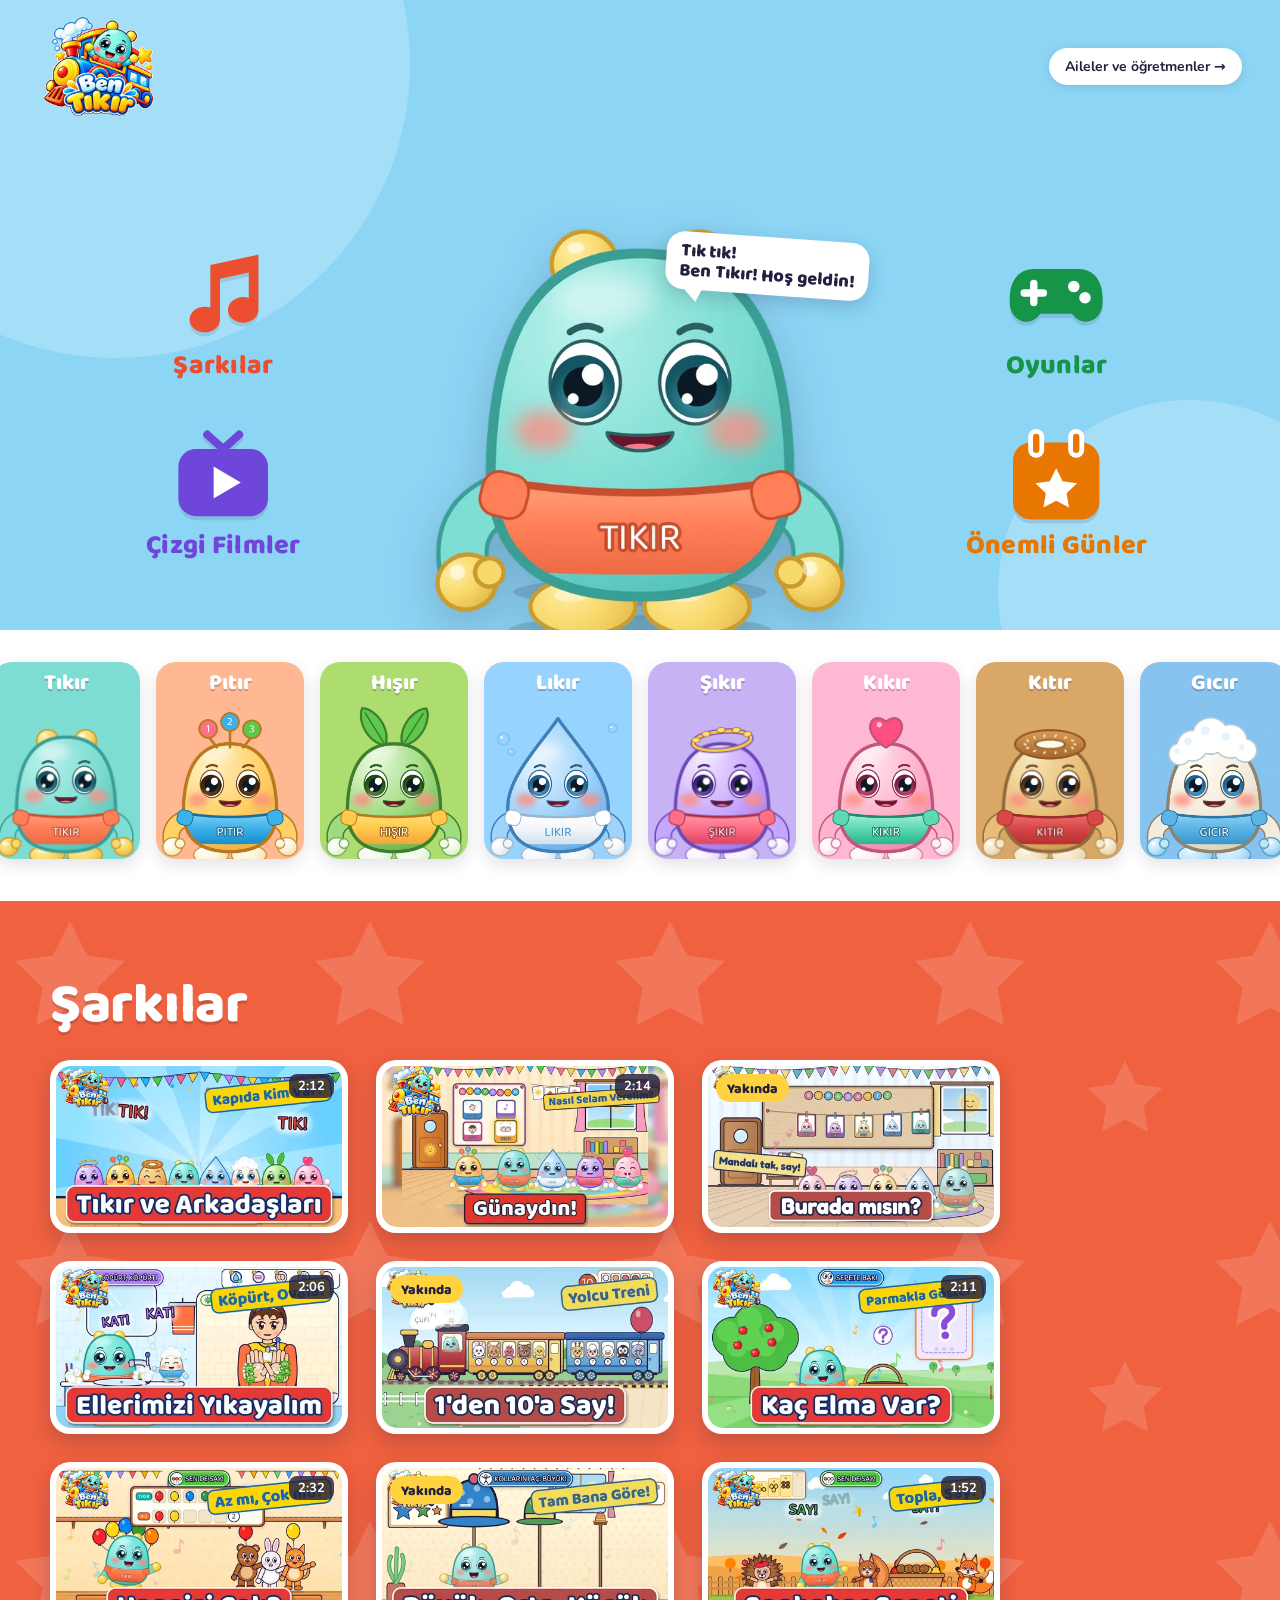
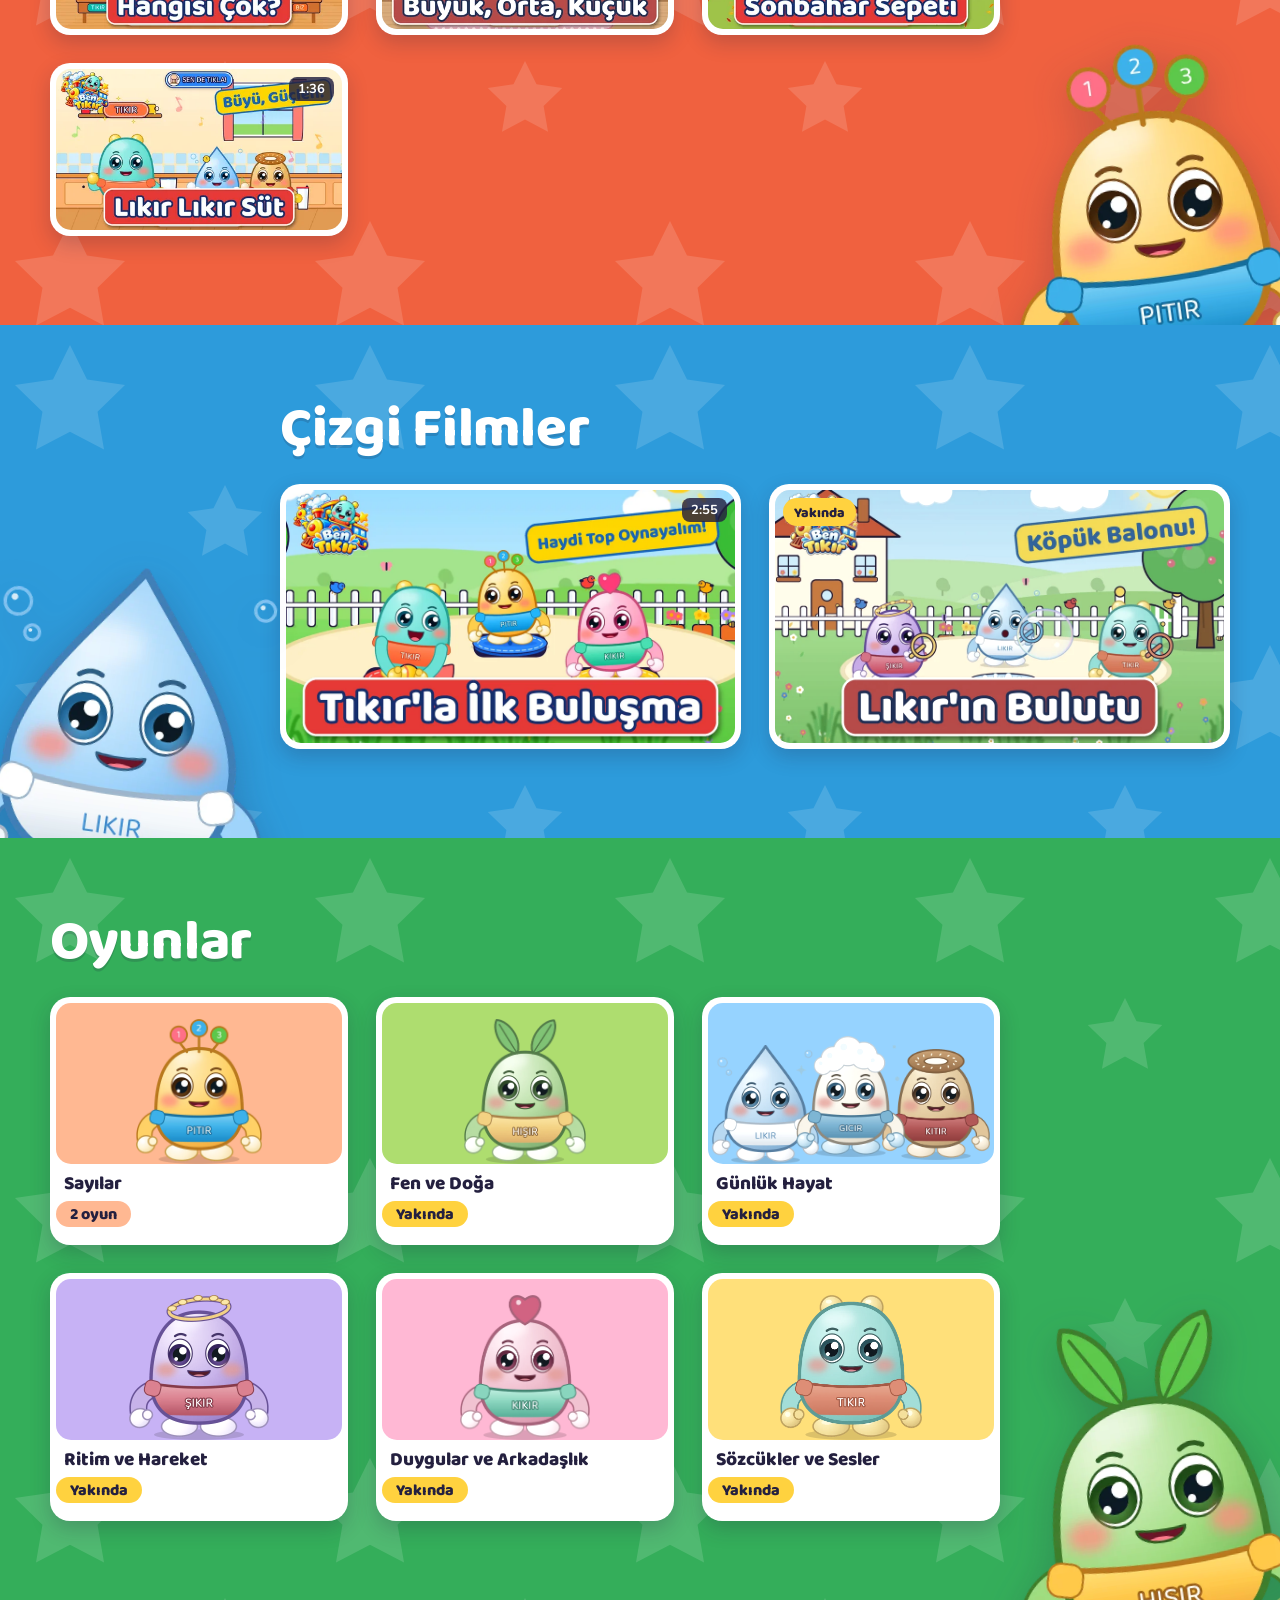
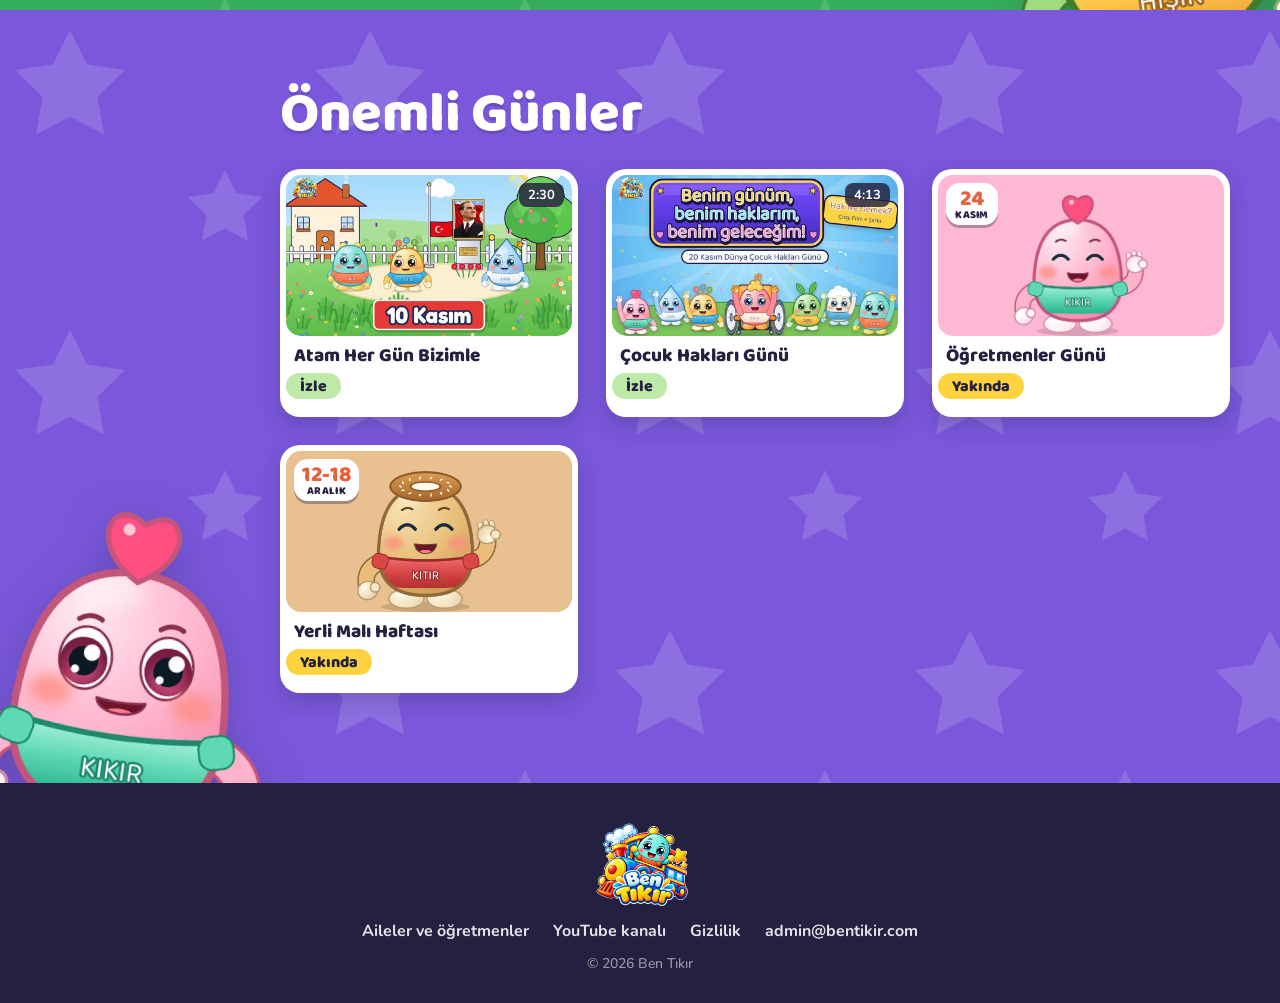
<file: index.html>
<!doctype html>
<html lang="tr">
<head>
<meta charset="utf-8">
<meta name="viewport" content="width=device-width, initial-scale=1">
<title>Ben Tıkır | Çocuk şarkıları, çizgi filmler ve oyunlar</title>
<meta name="description" content="Ben Tıkır: 3-6 yaş çocuklar için özgün Türkçe şarkılar, çizgi filmler ve oyunlar. Tıkır ve arkadaşlarıyla izle, söyle, oyna.">
<meta property="og:type" content="website">
<meta property="og:title" content="Ben Tıkır · Tık tık! Kim o?">
<meta property="og:description" content="3-6 yaş için özgün Türkçe şarkılar, çizgi filmler ve oyunlar.">
<meta property="og:url" content="https://bentikir.com/">
<meta property="og:image" content="https://bentikir.com/og.jpg">
<meta name="theme-color" content="#8ED8F8">
<link rel="canonical" href="https://bentikir.com/">
<link rel="icon" href="favicon-64.png" type="image/png">
<link rel="apple-touch-icon" href="apple-touch-icon.png">
<link rel="stylesheet" href="fonts.css">
<link rel="stylesheet" href="cocuk.css">
</head>
<body class="kid">

<header class="k-top">
  <a class="k-logo" href="index.html" aria-label="Ben Tıkır ana sayfa"><img src="logo.webp" alt="Ben Tıkır" width="120" height="90"></a>
  <a class="k-adult" href="aileler.html">Aileler ve öğretmenler <span aria-hidden="true">→</span></a>
</header>

<main>
<!-- ============ KAPI ============ -->
<section class="k-hero" aria-label="Tıkır'ın kapısı">
  <div class="k-stage">
    <nav class="k-doors k-doors-l" aria-label="Bölümler">
      <a class="k-door d-sarki" href="#sarkilar"><span class="k-door-c"><svg viewBox="0 0 64 64" aria-hidden="true"><path fill="currentColor" d="M24 12.5 54 6v34.5a9.5 8 0 1 1-6-7.4V17.2l-18 3.9v25.4a9.5 8 0 1 1-6-7.4z"/></svg></span><span class="k-door-t">Şarkılar</span></a>
      <a class="k-door d-cf" href="#cizgi-filmler"><span class="k-door-c"><svg viewBox="0 0 64 64" aria-hidden="true"><path d="M22 6l10 9 10-9" fill="none" stroke="currentColor" stroke-width="5" stroke-linecap="round" stroke-linejoin="round"/><rect x="4" y="15" width="56" height="42" rx="11" fill="currentColor"/><path d="M26 26v20l17-10z" fill="#fff"/></svg></span><span class="k-door-t">Çizgi Filmler</span></a>
    </nav>
    <button class="k-star k-talker" type="button" data-who="tikir" aria-label="Tıkır'a dokun, seninle konuşsun">
      <span class="k-bubble k-say" aria-live="polite">Tık tık!<br>Kim o?</span>
      <img src="assets/karakterler/tikir_on.webp" alt="Tıkır" width="560" height="571">
    </button>
    <nav class="k-doors k-doors-r" aria-label="Bölümler">
      <a class="k-door d-oyun" href="#oyunlar"><span class="k-door-c"><svg viewBox="0 0 64 64" aria-hidden="true"><path fill="currentColor" d="M18 15h28c9.4 0 15 7.6 15 17.5V36c0 7-4.6 12-10.5 12-4.2 0-6.6-2.4-8.6-5H22.1c-2 2.6-4.4 5-8.6 5C7.6 48 3 43 3 36v-3.5C3 22.6 8.6 15 18 15z"/><path d="M18 24v12M12 30h12" stroke="#fff" stroke-width="4.6" stroke-linecap="round"/><circle cx="43" cy="26" r="3.6" fill="#fff"/><circle cx="50" cy="33" r="3.6" fill="#fff"/></svg></span><span class="k-door-t">Oyunlar</span></a>
      <a class="k-door d-gun" href="#gunler"><span class="k-door-c"><svg viewBox="0 0 64 64" aria-hidden="true"><rect x="5" y="11" width="54" height="48" rx="11" fill="currentColor"/><rect x="16" y="4" width="7" height="15" rx="3.5" fill="currentColor" stroke="#fff" stroke-width="3"/><rect x="41" y="4" width="7" height="15" rx="3.5" fill="currentColor" stroke="#fff" stroke-width="3"/><path d="M32 27l4 8.1 9 1.3-6.5 6.3 1.5 8.9-8-4.2-8 4.2 1.5-8.9-6.5-6.3 9-1.3z" fill="#fff"/></svg></span><span class="k-door-t">Önemli Günler</span></a>
    </nav>
  </div>
</section>

<!-- ============ KARAKTER ŞERİDİ ============ -->
<section class="k-pals" aria-label="Tıkır ve arkadaşları">
  <button class="k-arrow k-prev" type="button" aria-label="Geri"><span aria-hidden="true">‹</span></button>
  <ul class="k-strip" id="strip">
    <li><button class="k-pal" type="button" style="--c:#7EDDD3" data-ses="tikir_tanitim" data-slug="tikir" aria-label="Tıkır, sesini dinle">
      <img src="assets/karakterler/tikir_on.webp" alt="" width="280" height="300" loading="lazy"><span>Tıkır</span>
    </button></li>
    <li><button class="k-pal" type="button" style="--c:#FFB892" data-ses="pitir_tanitim" data-slug="pitir" aria-label="Pıtır, sesini dinle">
      <img src="assets/karakterler/pitir_on.webp" alt="" width="280" height="300" loading="lazy"><span>Pıtır</span>
    </button></li>
    <li><button class="k-pal" type="button" style="--c:#AEDD6F" data-ses="hisir_tanitim" data-slug="hisir" aria-label="Hışır, sesini dinle">
      <img src="assets/karakterler/hisir_on.webp" alt="" width="280" height="300" loading="lazy"><span>Hışır</span>
    </button></li>
    <li><button class="k-pal" type="button" style="--c:#96D3FF" data-ses="likir_tanitim2" data-slug="likir" aria-label="Lıkır, sesini dinle">
      <img src="assets/karakterler/likir_on.webp" alt="" width="280" height="300" loading="lazy"><span>Lıkır</span>
    </button></li>
    <li><button class="k-pal" type="button" style="--c:#C7B2F5" data-ses="../sikir_tanitim" data-slug="sikir" aria-label="Şıkır, sesini dinle">
      <img src="assets/karakterler/sikir_on.webp" alt="" width="280" height="300" loading="lazy"><span>Şıkır</span>
    </button></li>
    <li><button class="k-pal" type="button" style="--c:#FFB8D4" data-ses="kikir_tanitim2" data-slug="kikir" aria-label="Kıkır, sesini dinle">
      <img src="assets/karakterler/kikir_on.webp" alt="" width="280" height="300" loading="lazy"><span>Kıkır</span>
    </button></li>
    <li><button class="k-pal" type="button" style="--c:#E9C08F" data-ses="kitir_tanitim2" data-slug="kitir" aria-label="Kıtır, sesini dinle">
      <img src="assets/karakterler/kitir_on.webp" alt="" width="280" height="300" loading="lazy"><span>Kıtır</span>
    </button></li>
    <li><button class="k-pal" type="button" style="--c:#D6ECFF" data-ses="gicir_tanitim2" data-slug="gicir" aria-label="Gıcır, sesini dinle">
      <img src="assets/karakterler/gicir_on.webp" alt="" width="280" height="300" loading="lazy"><span>Gıcır</span>
    </button></li>
  </ul>
  <button class="k-arrow k-next" type="button" aria-label="İleri"><span aria-hidden="true">›</span></button>
</section>

<!-- ============ ŞARKILAR ============ -->
<section id="sarkilar" class="k-band b-sarki">
  <button class="k-peek k-talker" type="button" data-who="pitir" aria-label="Pıtır ile konuş"><span class="k-say" aria-live="polite"></span><img src="assets/karakterler/pitir_on.webp" data-wave="assets/karakterler/pitir_el_salliyor.webp" alt="" width="280" height="300" loading="lazy"></button>
  <div class="k-wrap">
    <h2 class="k-h">Şarkılar</h2>
    <ul class="k-grid">
      <li><button class="k-card" type="button" data-klip="{&quot;no&quot;: &quot;09&quot;, &quot;ad&quot;: &quot;Tıkır ve Arkadaşları&quot;}" aria-label="Tıkır ve Arkadaşları: izle">
        <span class="k-thumb"><img src="assets/klipler/09-k.webp" width="480" height="270" alt="" loading="lazy"><span class="k-play" aria-hidden="true"></span><span class="k-dur">2:12</span></span>
        <span class="k-title">Tıkır ve Arkadaşları</span>
      </button></li>
      <li><button class="k-card" type="button" data-klip="{&quot;no&quot;: &quot;10&quot;, &quot;ad&quot;: &quot;Günaydın!&quot;}" aria-label="Günaydın!: izle">
        <span class="k-thumb"><img src="assets/klipler/10-k.webp" width="480" height="270" alt="" loading="lazy"><span class="k-play" aria-hidden="true"></span><span class="k-dur">2:14</span></span>
        <span class="k-title">Günaydın!</span>
      </button></li>
      <li><button class="k-card" type="button" data-klip="{&quot;no&quot;: &quot;12&quot;, &quot;ad&quot;: &quot;Burada mısın?&quot;}" aria-label="Burada mısın?: izle">
        <span class="k-thumb"><img src="assets/klipler/12-k.webp" width="480" height="270" alt="" loading="lazy"><span class="k-play" aria-hidden="true"></span><span class="k-dur">1:52</span></span>
        <span class="k-title">Burada mısın?</span>
      </button></li>
      <li><button class="k-card" type="button" data-klip="{&quot;no&quot;: &quot;07&quot;, &quot;ad&quot;: &quot;Ellerimizi Yıkayalım&quot;}" aria-label="Ellerimizi Yıkayalım: izle">
        <span class="k-thumb"><img src="assets/klipler/07-k.webp" width="480" height="270" alt="" loading="lazy"><span class="k-play" aria-hidden="true"></span><span class="k-dur">2:06</span></span>
        <span class="k-title">Ellerimizi Yıkayalım</span>
      </button></li>
      <li><button class="k-card" type="button" data-klip="{&quot;no&quot;: &quot;01&quot;, &quot;ad&quot;: &quot;Yolcu Treni&quot;}" aria-label="Yolcu Treni: izle">
        <span class="k-thumb"><img src="assets/klipler/01-k.webp" width="480" height="270" alt="" loading="lazy"><span class="k-play" aria-hidden="true"></span><span class="k-dur">1:50</span></span>
        <span class="k-title">Yolcu Treni</span>
      </button></li>
      <li><button class="k-card" type="button" data-klip="{&quot;no&quot;: &quot;02&quot;, &quot;ad&quot;: &quot;Kaç Elma Var?&quot;}" aria-label="Kaç Elma Var?: izle">
        <span class="k-thumb"><img src="assets/klipler/02-k.webp" width="480" height="270" alt="" loading="lazy"><span class="k-play" aria-hidden="true"></span><span class="k-dur">2:11</span></span>
        <span class="k-title">Kaç Elma Var?</span>
      </button></li>
      <li><button class="k-card" type="button" data-klip="{&quot;no&quot;: &quot;03&quot;, &quot;ad&quot;: &quot;Hangisi Çok?&quot;}" aria-label="Hangisi Çok?: izle">
        <span class="k-thumb"><img src="assets/klipler/03-k.webp" width="480" height="270" alt="" loading="lazy"><span class="k-play" aria-hidden="true"></span><span class="k-dur">2:32</span></span>
        <span class="k-title">Hangisi Çok?</span>
      </button></li>
      <li><button class="k-card" type="button" data-klip="{&quot;no&quot;: &quot;04&quot;, &quot;ad&quot;: &quot;Tam Bana Göre!&quot;}" aria-label="Tam Bana Göre!: izle">
        <span class="k-thumb"><img src="assets/klipler/04-k.webp" width="480" height="270" alt="" loading="lazy"><span class="k-play" aria-hidden="true"></span><span class="k-dur">2:26</span></span>
        <span class="k-title">Tam Bana Göre!</span>
      </button></li>
      <li><button class="k-card" type="button" data-klip="{&quot;no&quot;: &quot;05&quot;, &quot;ad&quot;: &quot;Sonbahar Sepeti&quot;}" aria-label="Sonbahar Sepeti: izle">
        <span class="k-thumb"><img src="assets/klipler/05-k.webp" width="480" height="270" alt="" loading="lazy"><span class="k-play" aria-hidden="true"></span><span class="k-dur">1:52</span></span>
        <span class="k-title">Sonbahar Sepeti</span>
      </button></li>
      <li><button class="k-card" type="button" data-klip="{&quot;no&quot;: &quot;06&quot;, &quot;ad&quot;: &quot;Lıkır Lıkır Süt&quot;}" aria-label="Lıkır Lıkır Süt: izle">
        <span class="k-thumb"><img src="assets/klipler/06-k.webp" width="480" height="270" alt="" loading="lazy"><span class="k-play" aria-hidden="true"></span><span class="k-dur">1:36</span></span>
        <span class="k-title">Lıkır Lıkır Süt</span>
      </button></li>
    </ul>
  </div>
</section>

<!-- ============ ÇİZGİ FİLMLER ============ -->
<section id="cizgi-filmler" class="k-band b-cf">
  <button class="k-peek k-talker" type="button" data-who="likir" aria-label="Lıkır ile konuş"><span class="k-say" aria-live="polite"></span><img src="assets/karakterler/likir_on.webp" data-wave="assets/karakterler/likir_el_salliyor.webp" alt="" width="280" height="300" loading="lazy"></button>
  <div class="k-wrap">
    <h2 class="k-h">Çizgi Filmler</h2>
    <ul class="k-grid k-grid-big">
      <li><button class="k-card" type="button" data-klip="{&quot;no&quot;: &quot;11&quot;, &quot;ad&quot;: &quot;Tıkır&#x27;la İlk Buluşma&quot;}" aria-label="Tıkır&#x27;la İlk Buluşma: izle">
        <span class="k-thumb"><img src="assets/klipler/11.webp" width="960" height="540" alt="" loading="lazy"><span class="k-play" aria-hidden="true"></span><span class="k-dur">2:55</span></span>
        <span class="k-title">Tıkır&#x27;la İlk Buluşma</span>
      </button></li>
      <li><button class="k-card" type="button" data-klip="{&quot;no&quot;: &quot;13&quot;, &quot;ad&quot;: &quot;Lıkır&#x27;ın Bulutu&quot;}" aria-label="Lıkır&#x27;ın Bulutu: izle">
        <span class="k-thumb"><img src="assets/klipler/13.webp" width="960" height="540" alt="" loading="lazy"><span class="k-play" aria-hidden="true"></span><span class="k-dur">2:55</span></span>
        <span class="k-title">Lıkır&#x27;ın Bulutu</span>
      </button></li>
    </ul>
  </div>
</section>

<!-- ============ OYUNLAR ============ -->
<section id="oyunlar" class="k-band b-oyun">
  <button class="k-peek k-talker" type="button" data-who="hisir" aria-label="Hışır ile konuş"><span class="k-say" aria-live="polite"></span><img src="assets/karakterler/hisir_on.webp" data-wave="assets/karakterler/hisir_el_salliyor.webp" alt="" width="280" height="300" loading="lazy"></button>
  <div class="k-wrap">
    <h2 class="k-h">Oyunlar</h2>
    <ul class="k-grid" id="games"></ul>
  </div>
</section>

<!-- ============ ÖNEMLİ GÜNLER ============ -->
<section id="gunler" class="k-band b-gun">
  <button class="k-peek k-talker" type="button" data-who="kikir" aria-label="Kıkır ile konuş"><span class="k-say" aria-live="polite"></span><img src="assets/karakterler/kikir_on.webp" data-wave="assets/karakterler/kikir_el_salliyor.webp" alt="" width="280" height="300" loading="lazy"></button>
  <div class="k-wrap">
    <h2 class="k-h">Önemli Günler</h2>
    <ul class="k-grid">
      <li><button class="k-card k-game k-day" type="button" data-klip="{&quot;no&quot;: &quot;g10k&quot;, &quot;ad&quot;: &quot;10 Kasım&quot;}" aria-label="10 Kasım: izle">
        <span class="k-thumb"><img src="assets/klipler/g10k-k.webp" width="480" height="270" alt="" loading="lazy"><span class="k-play" aria-hidden="true"></span><span class="k-dur">2:30</span></span>
        <span class="k-title">Atam Her Gün Bizimle</span><span class="k-count">İzle</span>
      </button></li>
      <li><button class="k-card k-game k-day" type="button" data-klip="{&quot;no&quot;: &quot;g20k&quot;, &quot;ad&quot;: &quot;20 Kasım&quot;}" aria-label="20 Kasım: izle">
        <span class="k-thumb"><img src="assets/klipler/g20k-k.webp" width="480" height="270" alt="" loading="lazy"><span class="k-play" aria-hidden="true"></span><span class="k-dur">4:13</span></span>
        <span class="k-title">Çocuk Hakları Günü</span><span class="k-count">İzle</span>
      </button></li>
      <li><button class="k-card k-game k-day is-soon" type="button" style="--c:#FFB8D4" aria-disabled="true" aria-label="Öğretmenler Günü, 24 Kasım, yakında">
        <span class="k-thumb"><img src="assets/karakterler/kikir_el_salliyor.webp" alt="" loading="lazy"><span class="k-date"><b>24</b>Kasım</span></span>
        <span class="k-title">Öğretmenler Günü</span><span class="k-count is-none">Yakında</span>
      </button></li>
      <li><button class="k-card k-game k-day is-soon" type="button" style="--c:#E9C08F" aria-disabled="true" aria-label="Yerli Malı Haftası, 12-18 Aralık, yakında">
        <span class="k-thumb"><img src="assets/karakterler/kitir_el_salliyor.webp" alt="" loading="lazy"><span class="k-date"><b>12-18</b>Aralık</span></span>
        <span class="k-title">Yerli Malı Haftası</span><span class="k-count is-none">Yakında</span>
      </button></li>
    </ul>
  </div>
</section>
</main>

<footer class="k-foot">
  <img src="logo.webp" alt="Ben Tıkır" width="96" height="72" loading="lazy">
  <nav aria-label="Alt bağlantılar">
    <a href="aileler.html">Aileler ve öğretmenler</a>
    <a class="js-kanal" href="aileler.html#youtube">YouTube kanalı</a>
    <a href="kvkk.html">Gizlilik</a>
    <a href="mailto:admin@bentikir.com">admin@bentikir.com</a>
  </nav>
  <p>© 2026 Ben Tıkır</p>
</footer>

<dialog class="k-shelf" id="shelf" aria-labelledby="s-title">
  <div class="k-shelf-top"><span id="s-head"></span><h3 id="s-title"></h3>
  <button class="k-close" type="button" id="s-close" aria-label="Kapat">×</button></div>
  <ul class="k-shelf-list" id="s-list"></ul>
</dialog>

<dialog class="k-modal" id="modal" aria-labelledby="m-title">
  <button class="k-close" type="button" id="m-close" aria-label="Kapat">×</button>
  <div class="k-media" id="m-media"></div>
  <h3 id="m-title"></h3>
</dialog>

<script src="ayarlar.js"></script>
<script src="cocuk.js"></script>
</body>
</html>
</file>
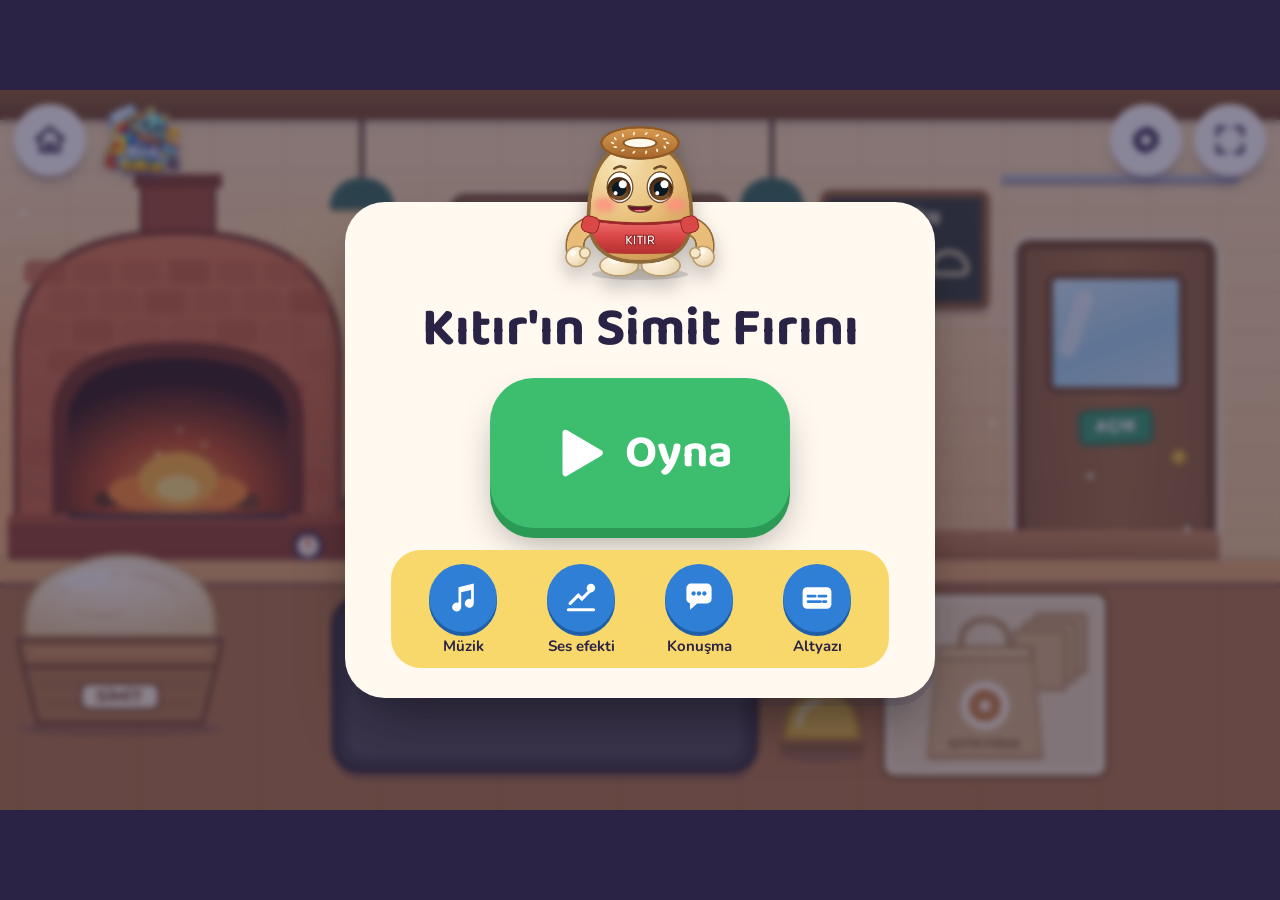
<file: oyunlar/simit-firini/index.html>
<!doctype html>
<html lang="tr">
<head>
<meta charset="utf-8">
<meta name="viewport" content="width=device-width,initial-scale=1,maximum-scale=1,user-scalable=no,viewport-fit=cover">
<title>Kıtır'ın Simit Fırını · Ben Tıkır</title>
<meta name="description" content="Kıtır'ın fırınında arkadaşların siparişlerini birlikte hazırlıyoruz: istenen sayıda simit, poğaça ve susam koyup birlikte sayıyoruz. 3-6 yaş için sayma oyunu.">
<meta name="theme-color" content="#2A2345">
<link rel="icon" href="../../favicon-64.png">
<link rel="stylesheet" href="../_cati/cati.css?v=13">
<link rel="stylesheet" href="oyun.css?v=7">
</head>
<body>
<noscript>Bu oyun için tarayıcıda JavaScript açık olmalı.</noscript>
<script>window.BT_SURUM=7;</script>
<script src="cumleler.js?v=7"></script>
<script src="../_cati/cati.js?v=13"></script>
<script src="oyun.js?v=8"></script>
</body>
</html>
</file>
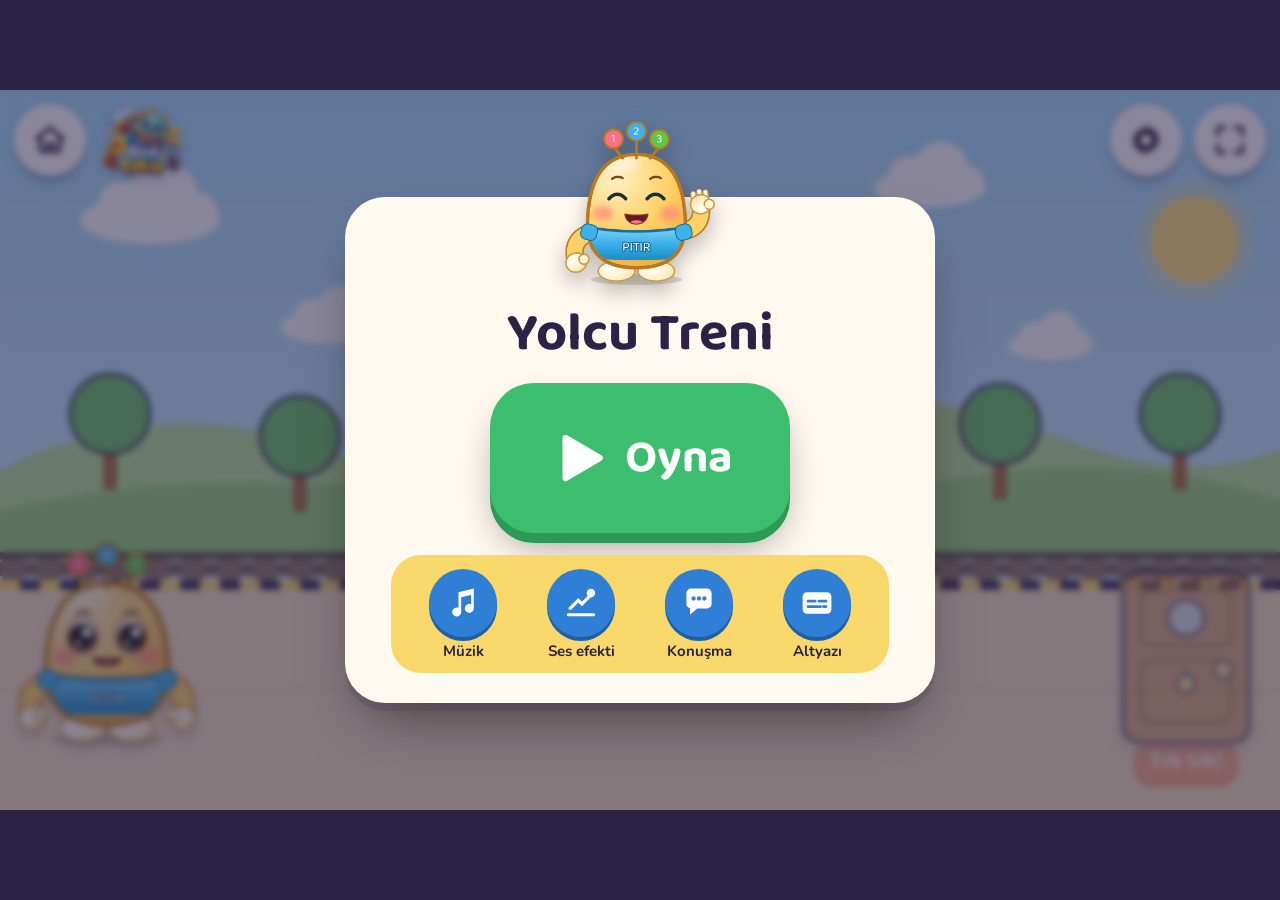
<file: oyunlar/yolcu-treni/index.html>
<!doctype html>
<html lang="tr">
<head>
<meta charset="utf-8">
<meta name="viewport" content="width=device-width,initial-scale=1,maximum-scale=1,user-scalable=no,viewport-fit=cover">
<title>Yolcu Treni · Ben Tıkır</title>
<meta name="description" content="Pıtır'la trene yolcu bindir, birlikte sayın. 3-6 yaş için üç basamaklı sayma oyunu: birebir eşleme, bilet eşleme, istenen sayıda yolcu.">
<meta name="theme-color" content="#2A2345">
<link rel="icon" href="../../favicon-64.png">
<link rel="stylesheet" href="../_cati/cati.css?v=15">
<link rel="stylesheet" href="oyun.css?v=9">
</head>
<body>
<noscript>Bu oyun için tarayıcıda JavaScript açık olmalı.</noscript>
<script>window.BT_SURUM=10;</script>
<script src="cumleler.js?v=9"></script>
<script src="../_cati/cati.js?v=15"></script>
<script src="hayvanlar.js?v=9"></script>
<script src="oyun.js?v=10"></script>
</body>
</html>
</file>
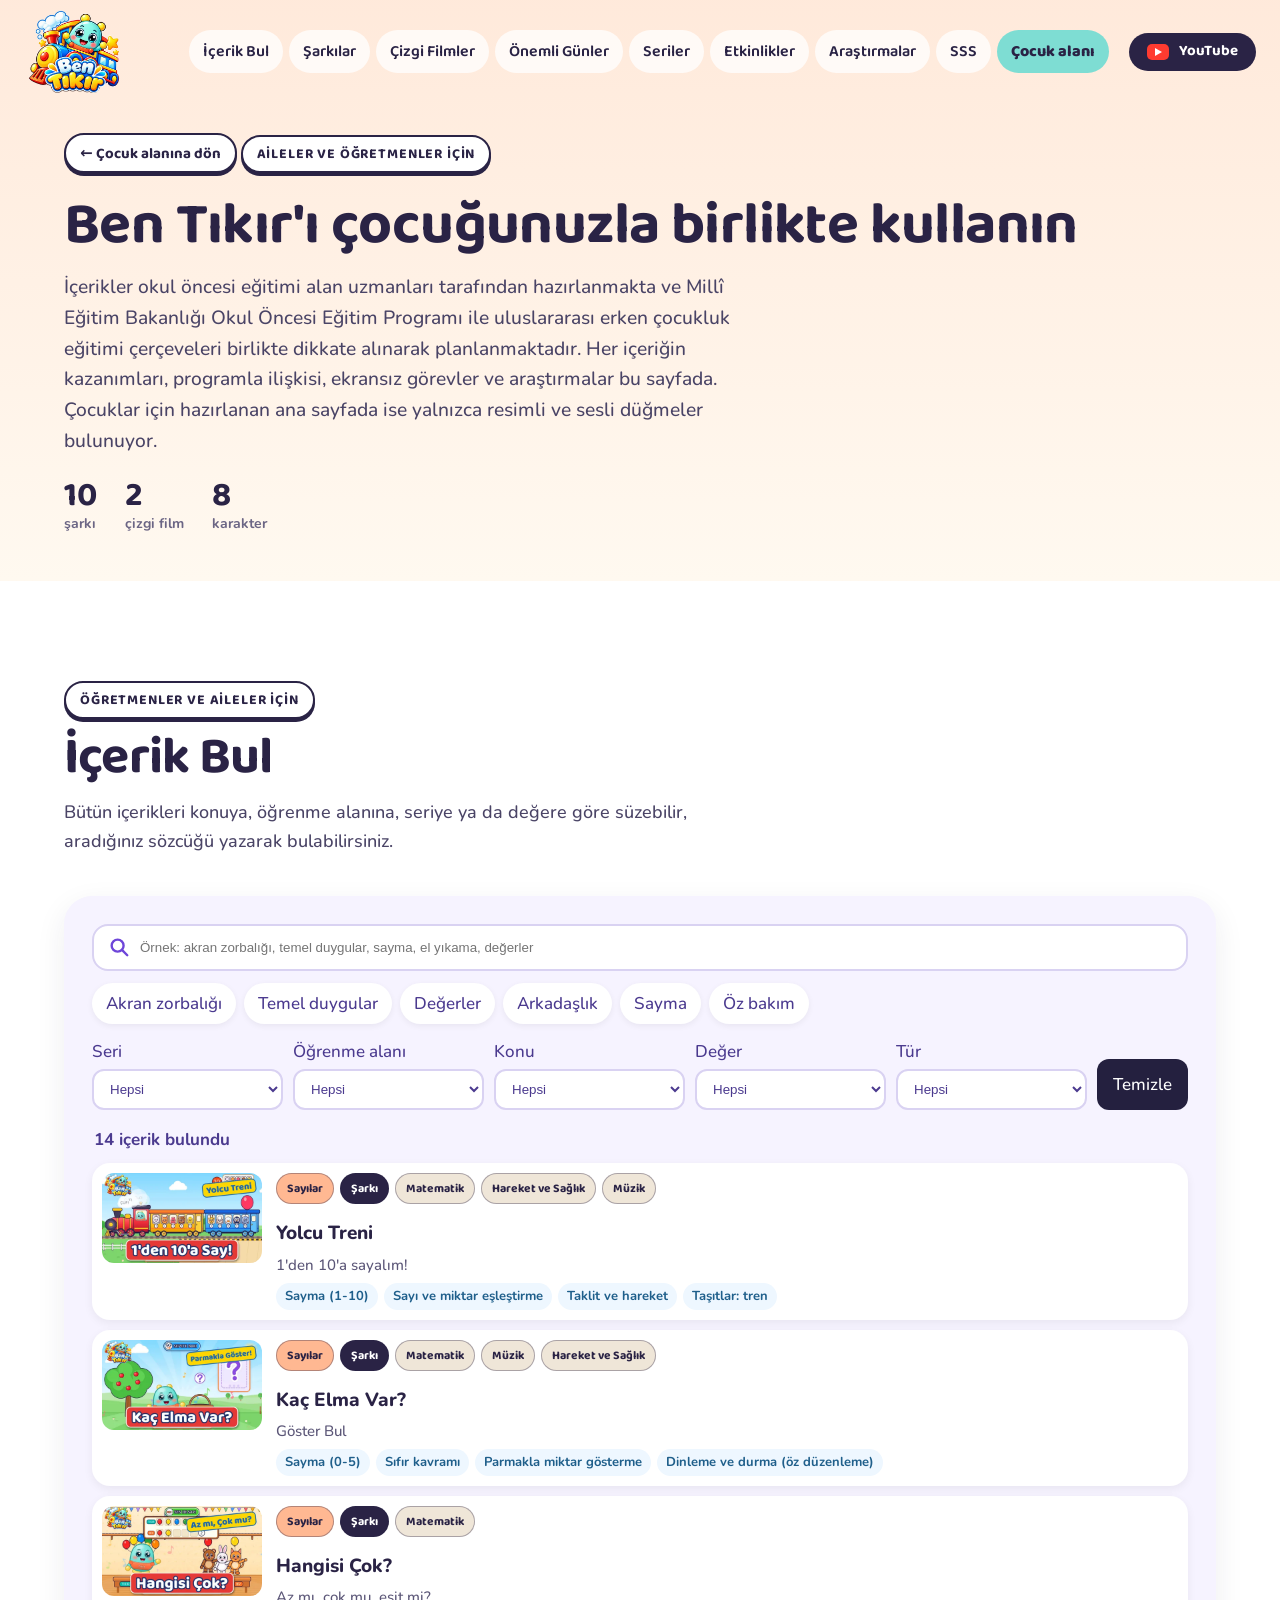
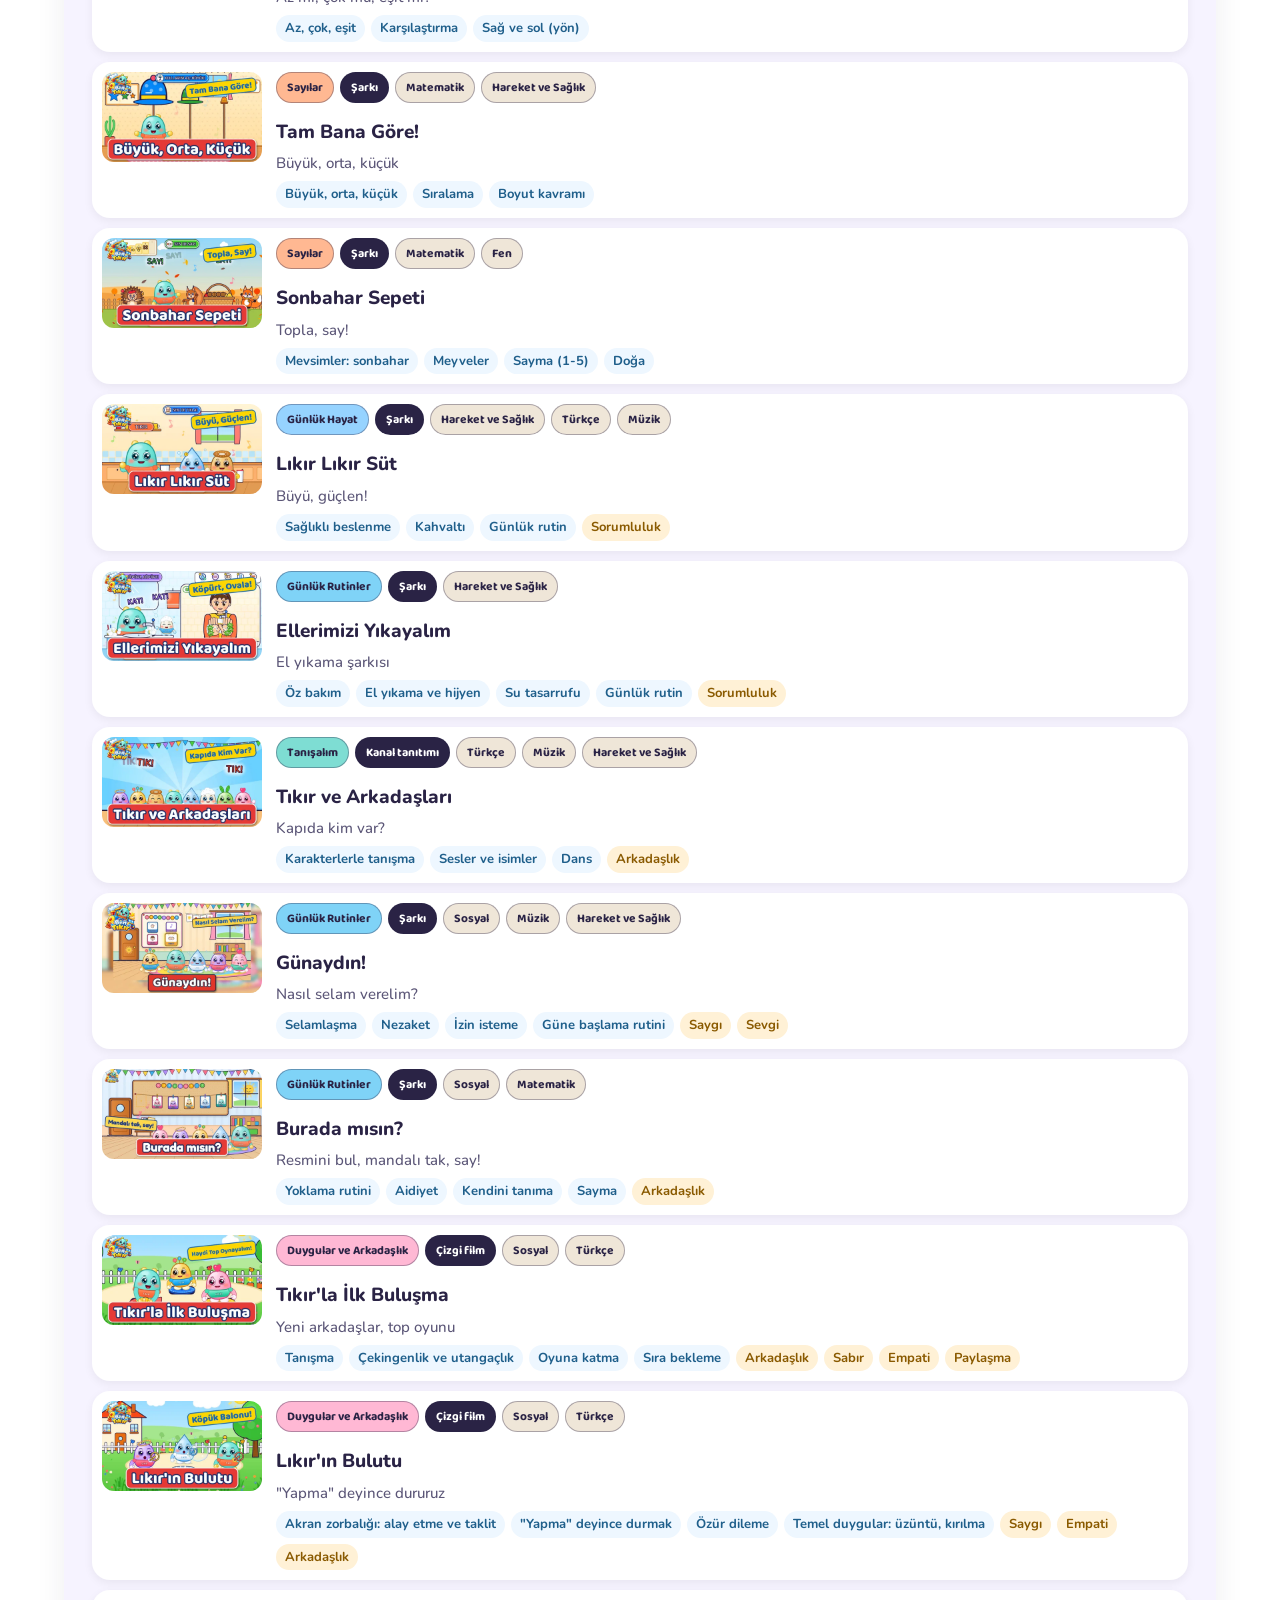
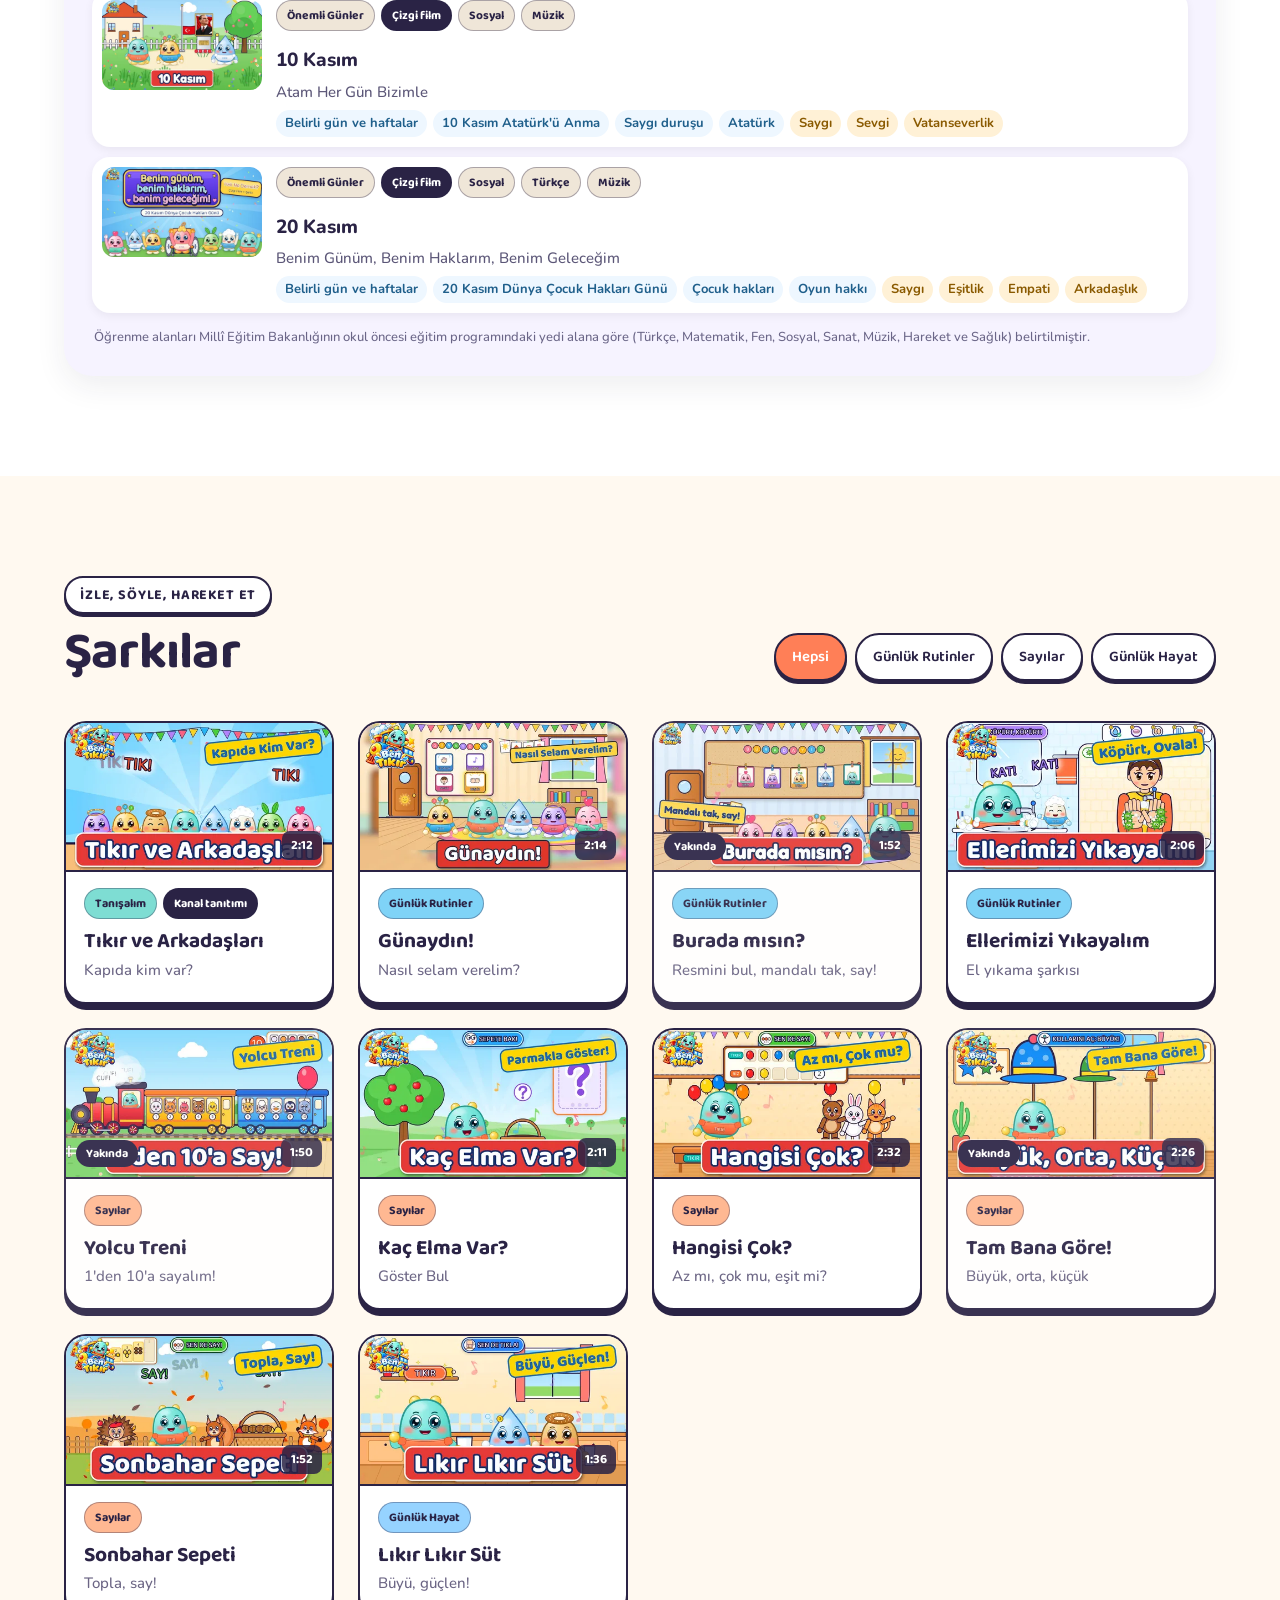
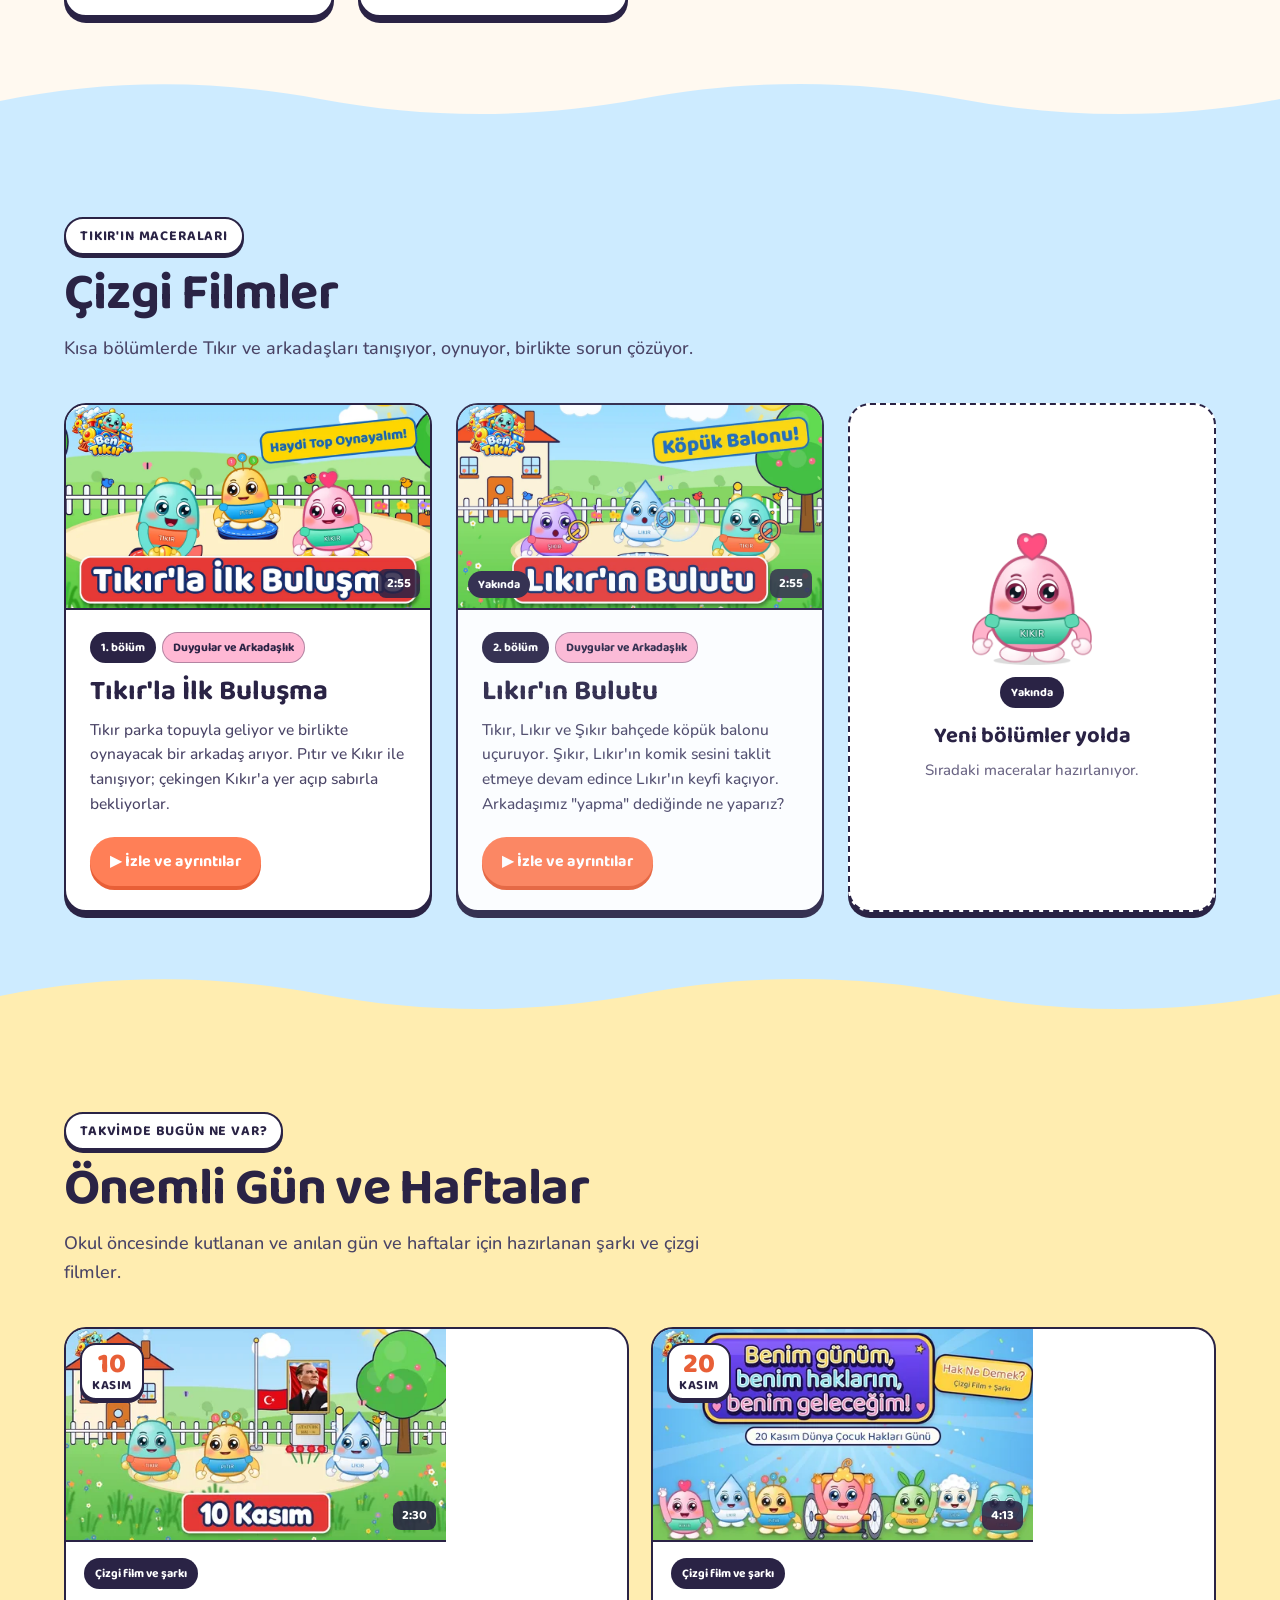
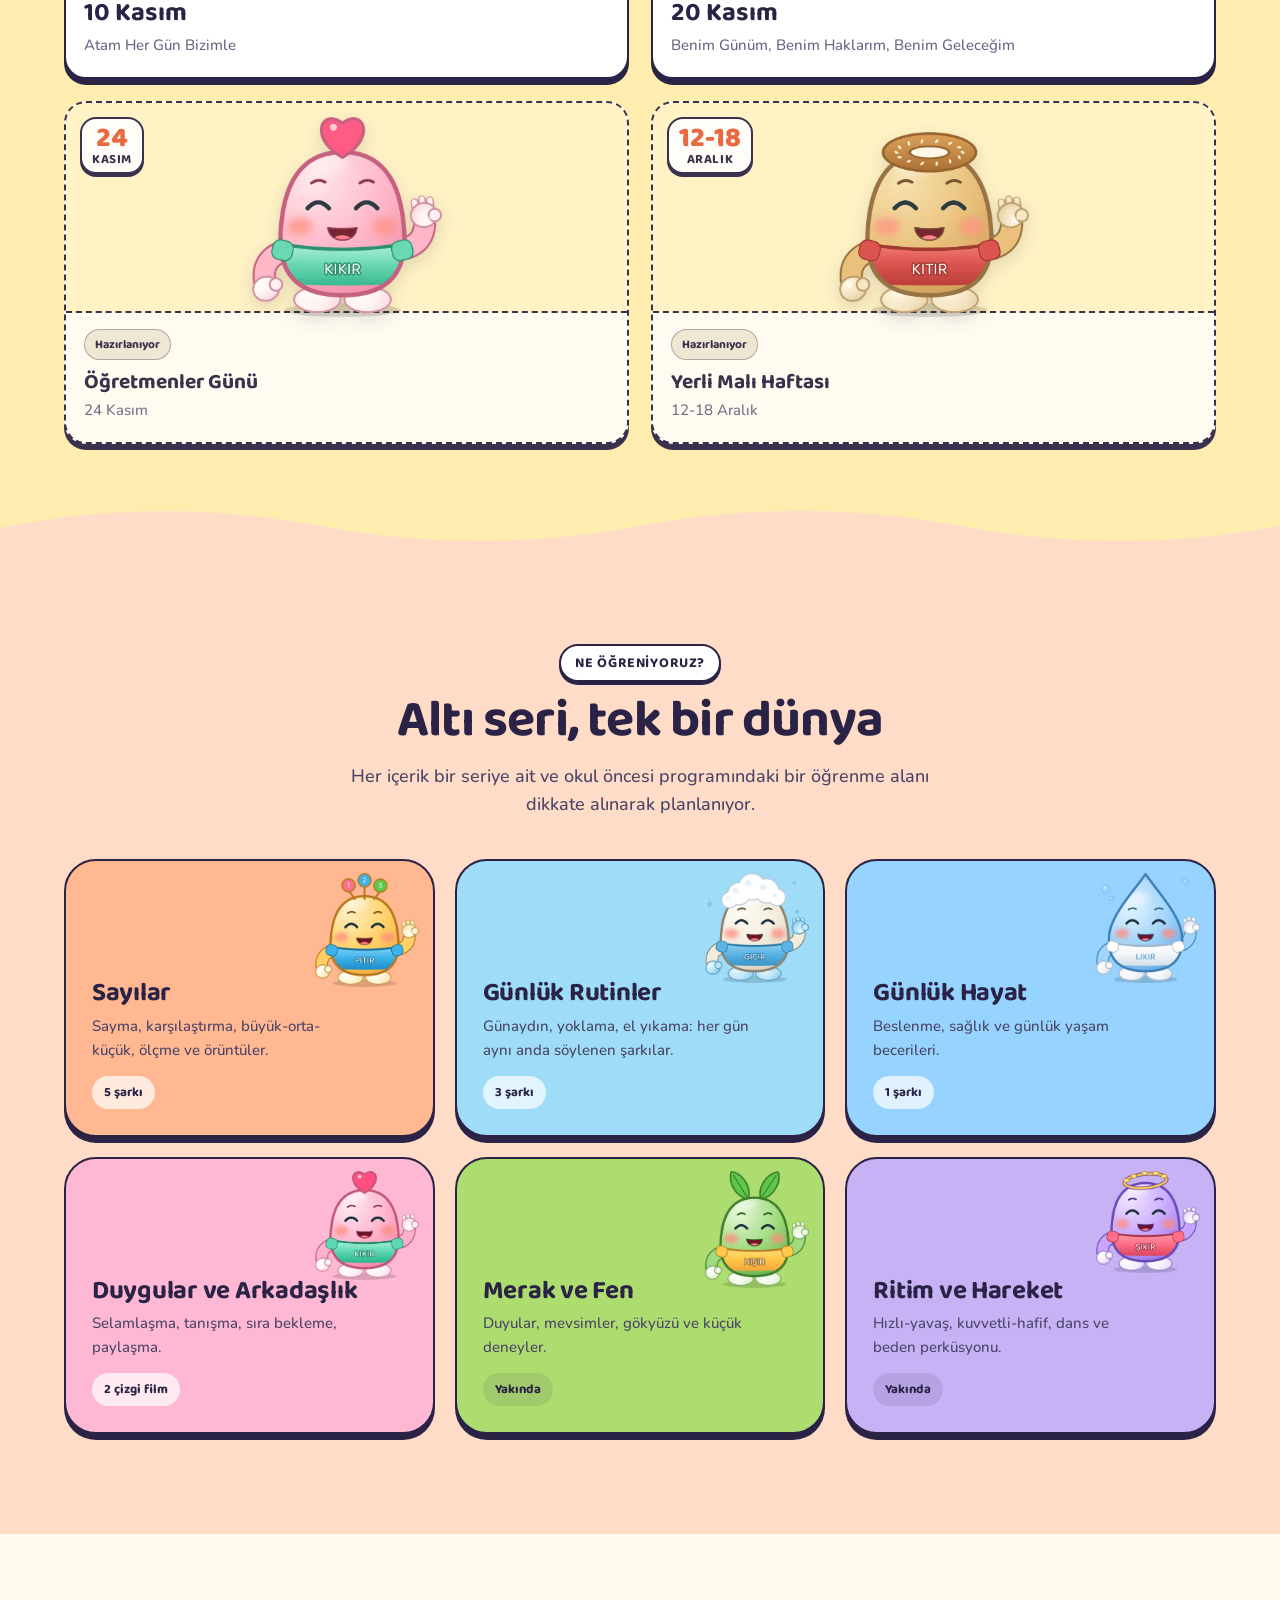
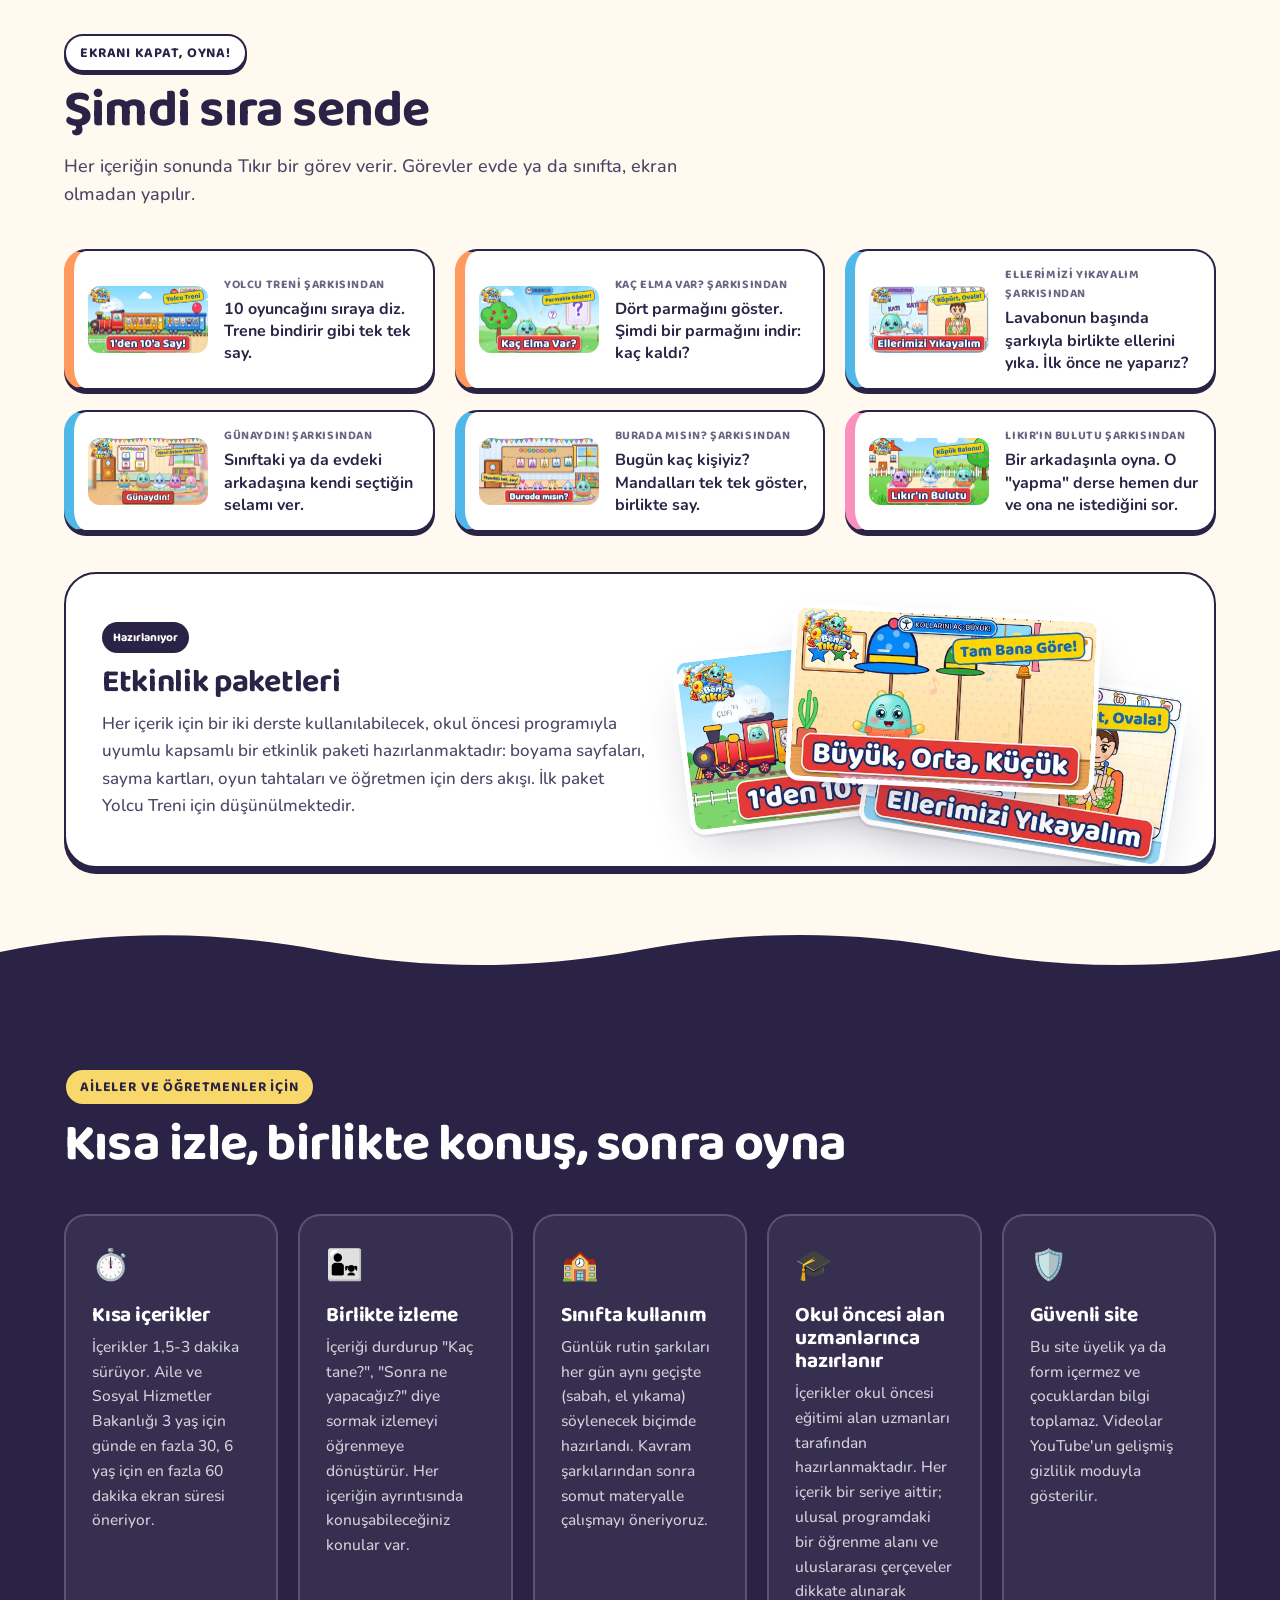
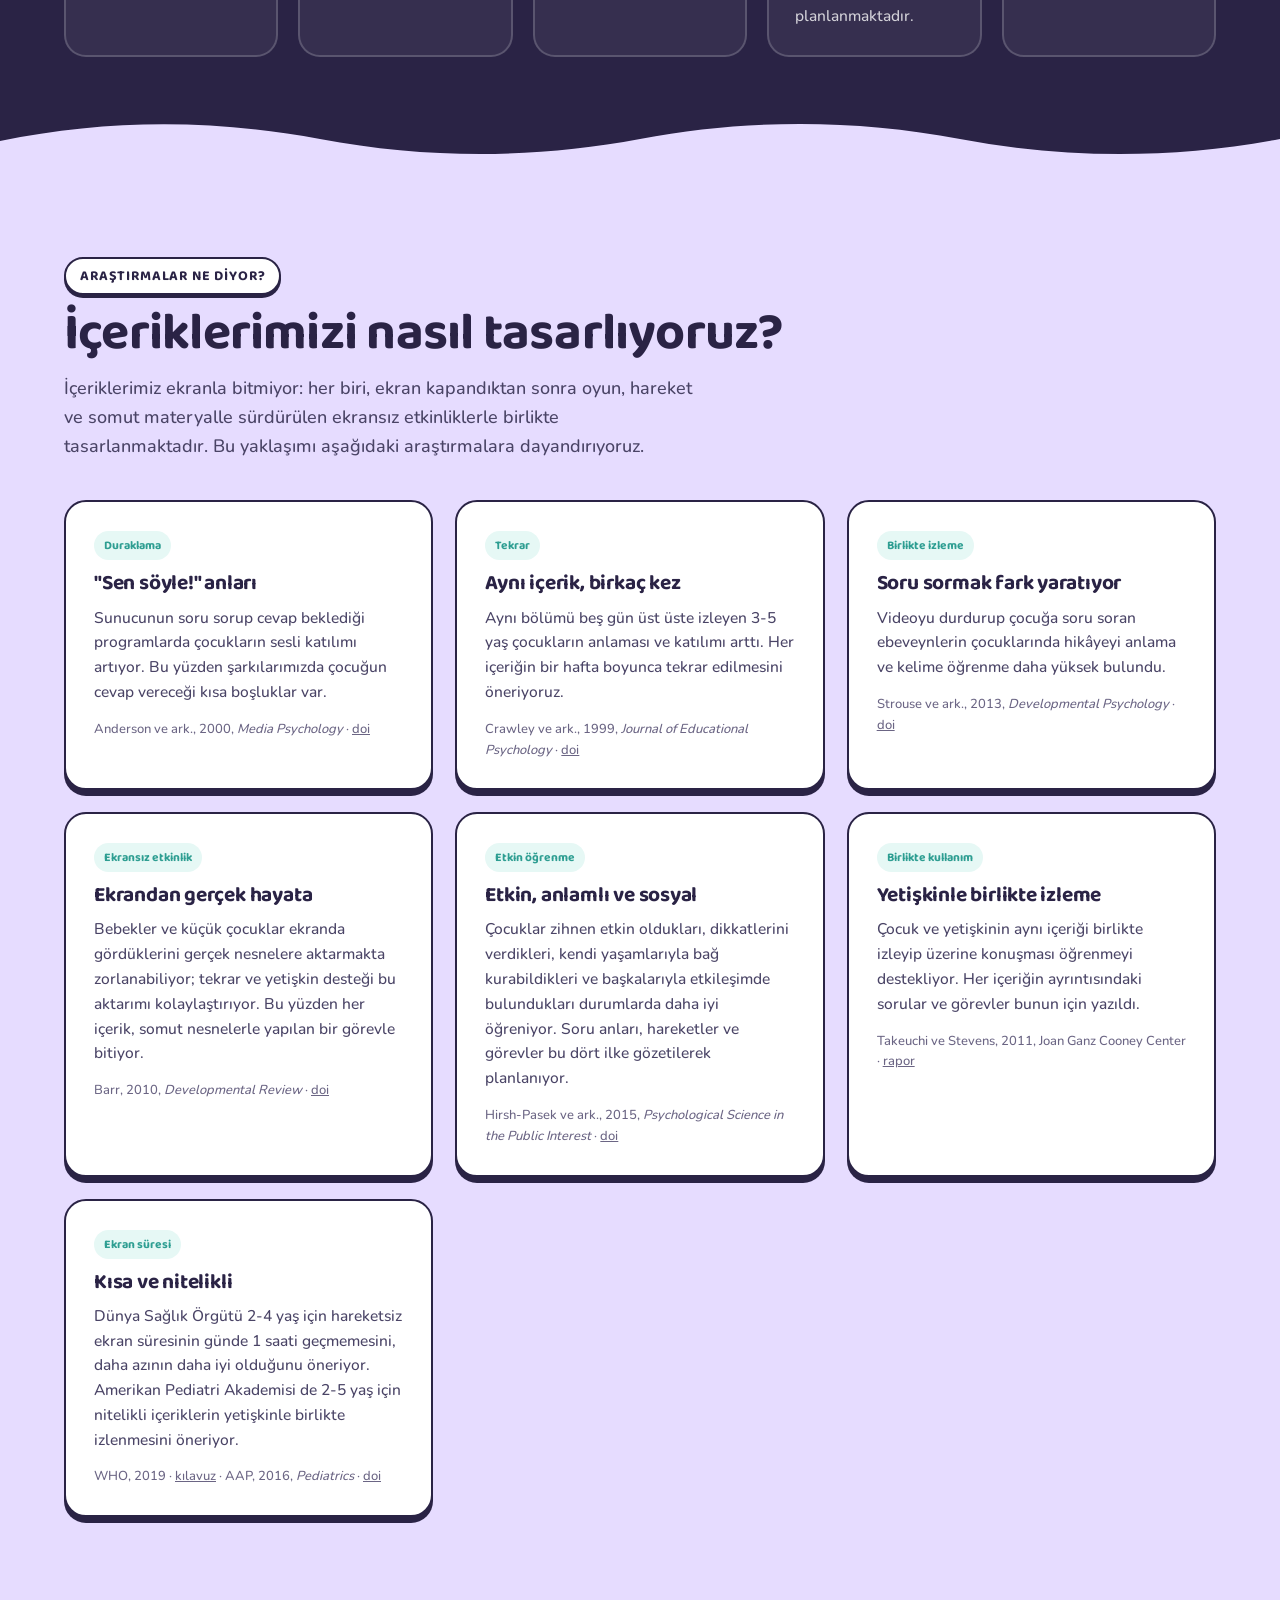
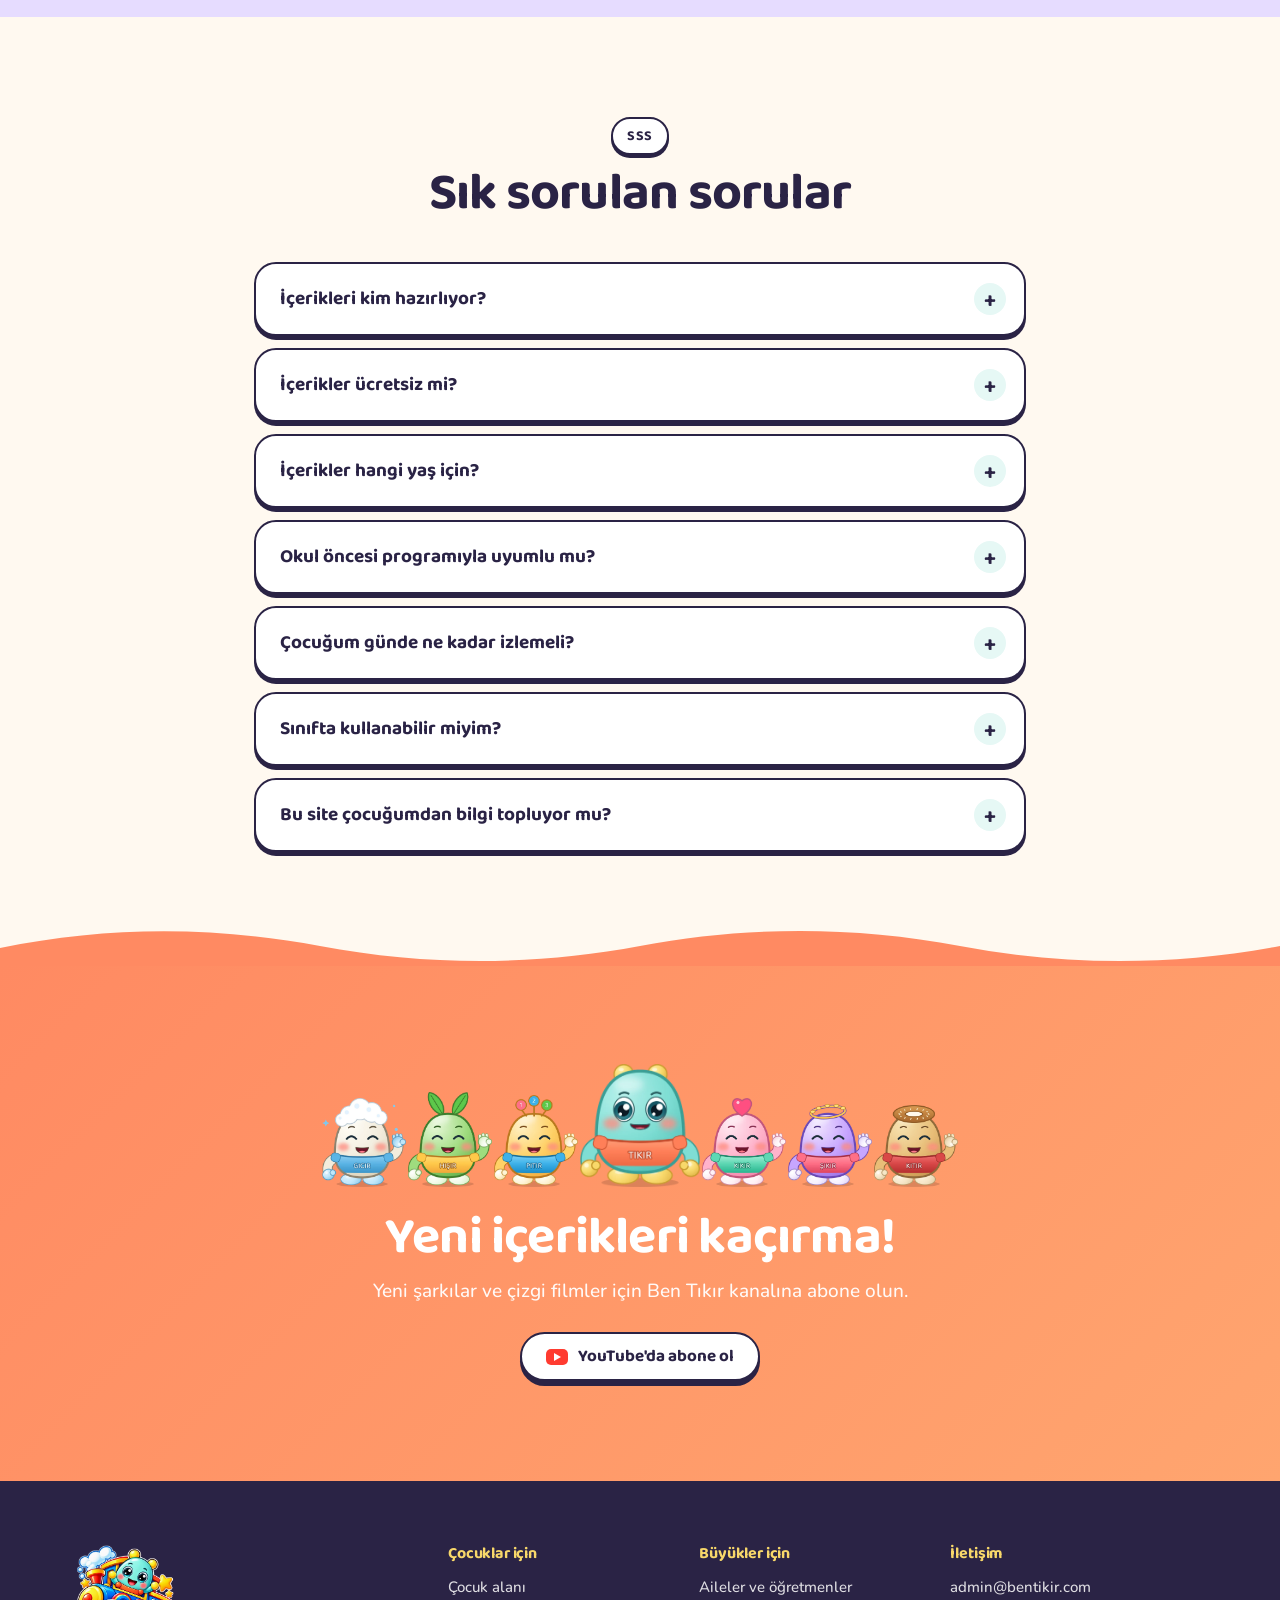
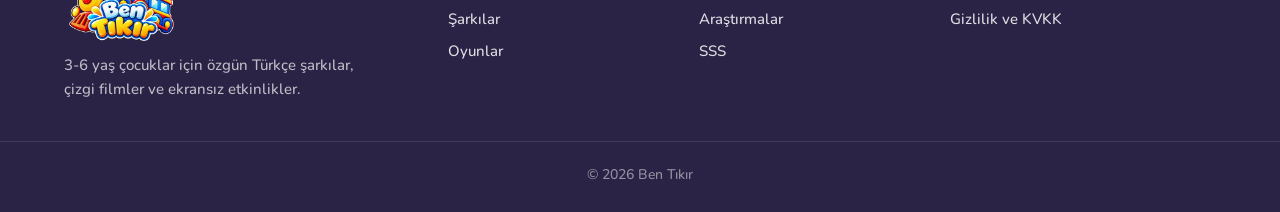
<file: aileler.html>
<!doctype html>
<html lang="tr">
<head>
<meta charset="utf-8">
<meta name="viewport" content="width=device-width, initial-scale=1">
<title>Aileler ve Öğretmenler | Ben Tıkır</title>
<meta name="description" content="Ben Tıkır: 3-6 yaş çocuklar için sayılar, günlük hayat ve arkadaşlık üzerine özgün Türkçe şarkılar, çizgi filmler ve ekransız etkinlikler.">
<meta property="og:type" content="website">
<meta property="og:title" content="Ben Tıkır · Tık tık! Kim o?">
<meta property="og:description" content="3-6 yaş için özgün Türkçe şarkılar, çizgi filmler ve ekransız etkinlikler.">
<meta property="og:url" content="https://bentikir.com/aileler.html">
<meta property="og:image" content="https://bentikir.com/og.jpg">
<meta name="theme-color" content="#7EDDD3">
<link rel="icon" href="favicon-64.png" type="image/png">
<link rel="apple-touch-icon" href="apple-touch-icon.png">
<link rel="stylesheet" href="fonts.css">
<link rel="stylesheet" href="style.css">
<link rel="canonical" href="https://bentikir.com/aileler.html">
</head>
<body>
<a class="skip" href="#sarkilar">İçeriğe geç</a>

<header class="nav" id="nav">
  <div class="nav-in">
    <a class="brand" href="index.html" aria-label="Ben Tıkır çocuk alanı"><img src="logo.webp" alt="Ben Tıkır" width="120" height="90"></a>
    <nav class="menu" id="menu" aria-label="Aileler sayfası menüsü">
      <a href="#icerik-bul">İçerik Bul</a>
      <a href="#sarkilar">Şarkılar</a>
      <a href="#cizgi-filmler">Çizgi Filmler</a>
      <a href="#gunler">Önemli Günler</a>
      <a href="#seriler">Seriler</a>
      <a href="#etkinlikler">Etkinlikler</a>
      <a href="#arastirma">Araştırmalar</a>
      <a href="#sss">SSS</a>
      <a class="menu-kid" href="index.html">Çocuk alanı</a>
    </nav>
    <a class="btn btn-yt js-kanal" href="#youtube"><span class="yt-ico" aria-hidden="true"></span><span class="js-kanal-txt">YouTube</span></a>
    <button class="burger" id="burger" type="button" aria-label="Menüyü aç" aria-expanded="false" aria-controls="menu"><span></span><span></span><span></span></button>
  </div>
</header>

<main id="ust">

<!-- ============ AİLELER GİRİŞ ============ -->
<section class="sec parent-hero">
  <div class="wrap">
    <a class="back-kid" href="index.html">← Çocuk alanına dön</a>
    <p class="kicker">Aileler ve öğretmenler için</p>
    <h1>Ben Tıkır'ı çocuğunuzla birlikte kullanın</h1>
    <p class="lead">İçerikler okul öncesi eğitimi alan uzmanları tarafından hazırlanmakta ve Millî Eğitim Bakanlığı Okul Öncesi Eğitim Programı ile uluslararası erken çocukluk eğitimi çerçeveleri birlikte dikkate alınarak planlanmaktadır. Her içeriğin kazanımları, programla ilişkisi, ekransız görevler ve araştırmalar bu sayfada. Çocuklar için hazırlanan ana sayfada ise yalnızca resimli ve sesli düğmeler bulunuyor.</p>
    <ul class="facts" aria-label="Kısaca Ben Tıkır">
      <li><b>10</b><span>şarkı</span></li>
      <li><b>2</b><span>çizgi film</span></li>
      <li><b>8</b><span>karakter</span></li>
    </ul>
  </div>
</section>

<!-- ============ İÇERİK BUL (öğretmenler için veritabanı) ============ -->
<section id="icerik-bul" class="sec finder-sec">
  <div class="wrap">
    <div class="sec-head">
      <div>
        <p class="kicker">Öğretmenler ve aileler için</p>
        <h2>İçerik Bul</h2>
        <p class="sub">Bütün içerikleri konuya, öğrenme alanına, seriye ya da değere göre süzebilir, aradığınız sözcüğü yazarak bulabilirsiniz.</p>
      </div>
    </div>
    <div class="finder" id="finder">
      <label class="f-search"><span class="sr">İçeriklerde ara</span>
        <input type="search" id="f-q" placeholder="Örnek: akran zorbalığı, temel duygular, sayma, el yıkama, değerler" autocomplete="off">
      </label>
      <div class="f-quick" aria-label="Sık aranan konular">
        <button type="button" data-q="akran zorbalığı">Akran zorbalığı</button>
        <button type="button" data-q="temel duygular">Temel duygular</button>
        <button type="button" data-q="değerler">Değerler</button>
        <button type="button" data-q="arkadaşlık">Arkadaşlık</button>
        <button type="button" data-q="sayma">Sayma</button>
        <button type="button" data-q="öz bakım">Öz bakım</button>
      </div>
      <div class="f-selects">
        <label>Seri<select id="f-seri"><option value="">Hepsi</option></select></label>
        <label>Öğrenme alanı<select id="f-alan"><option value="">Hepsi</option></select></label>
        <label>Konu<select id="f-konu"><option value="">Hepsi</option></select></label>
        <label>Değer<select id="f-deger"><option value="">Hepsi</option></select></label>
        <label>Tür<select id="f-tur"><option value="">Hepsi</option></select></label>
        <button type="button" class="f-clear" id="f-clear">Temizle</button>
      </div>
      <p class="f-count" id="f-count" aria-live="polite"></p>
      <ul class="f-list" id="f-list"></ul>
      <p class="f-note">Öğrenme alanları Millî Eğitim Bakanlığının okul öncesi eğitim programındaki yedi alana göre (Türkçe, Matematik, Fen, Sosyal, Sanat, Müzik, Hareket ve Sağlık) belirtilmiştir.</p>
    </div>
  </div>
</section>

<!-- ============ ŞARKILAR ============ -->
<section id="sarkilar" class="sec sec-dots">
  <div class="wrap">
    <div class="sec-head">
      <div>
        <p class="kicker">İzle, söyle, hareket et</p>
        <h2>Şarkılar</h2>
      </div>
      <div class="filters" role="group" aria-label="Şarkıları seriye göre süz">
        <button type="button" class="flt-btn on" data-f="hepsi" aria-pressed="true">Hepsi</button>
        <button type="button" class="flt-btn" data-f="rutin" aria-pressed="false">Günlük Rutinler</button>
        <button type="button" class="flt-btn" data-f="sayilar" aria-pressed="false">Sayılar</button>
        <button type="button" class="flt-btn" data-f="gunluk" aria-pressed="false">Günlük Hayat</button>
      </div>
    </div>
    <ul class="clips" id="clips">
<li class="clip reveal" data-seri="tanitim" data-tur="">
  <button class="clip-btn" type="button" data-klip='{&quot;no&quot;: &quot;09&quot;, &quot;ad&quot;: &quot;Tıkır ve Arkadaşları&quot;, &quot;alt&quot;: &quot;Kapıda kim var?&quot;, &quot;sure&quot;: &quot;2:12&quot;, &quot;seri&quot;: &quot;tanitim&quot;, &quot;tur&quot;: &quot;Kanal tanıtımı&quot;, &quot;yas&quot;: &quot;3+ yaş&quot;, &quot;ozet&quot;: &quot;Tık tık, kapı çalıyor! Lıkır, Kıtır, Gıcır, Pıtır, Hışır, Şıkır ve Kıkır geliyor. Her biri kendi sesiyle, kendi hareketiyle tanışıyor.&quot;, &quot;ogren&quot;: [&quot;Sekiz karakterle tanışma&quot;, &quot;Sesleri ve isimleri eşleştirme&quot;, &quot;Sayma, sorma ve dans&quot;], &quot;gorev&quot;: &quot;En çok hangi arkadaşı sevdin? Onun hareketini yap!&quot;, &quot;meb&quot;: &quot;Dil · Hareket&quot;, &quot;alan&quot;: [&quot;Türkçe&quot;, &quot;Müzik&quot;, &quot;Hareket ve Sağlık&quot;], &quot;konu&quot;: [&quot;Karakterlerle tanışma&quot;, &quot;Sesler ve isimler&quot;, &quot;Dans&quot;], &quot;deger&quot;: [&quot;Arkadaşlık&quot;]}' aria-label="Tıkır ve Arkadaşları: ayrıntıları aç">
    <span class="clip-img"><img src="assets/klipler/09-k.webp" srcset="assets/klipler/09-k.webp 480w, assets/klipler/09.webp 960w" sizes="(max-width:640px) 92vw, 360px" width="480" height="270" alt="Tıkır ve Arkadaşları içeriğinin kapak görseli" loading="lazy"><span class="dur">2:12</span><span class="play" aria-hidden="true"></span></span>
    <span class="clip-body">
      <span class="chips"><span class="chip st-tanitim">Tanışalım</span><span class="chip chip-ink">Kanal tanıtımı</span></span>
      <span class="clip-title">Tıkır ve Arkadaşları</span>
      <span class="clip-sub">Kapıda kim var?</span>
    </span>
  </button>
</li>
<li class="clip reveal" data-seri="rutin" data-tur="">
  <button class="clip-btn" type="button" data-klip='{&quot;no&quot;: &quot;10&quot;, &quot;ad&quot;: &quot;Günaydın!&quot;, &quot;alt&quot;: &quot;Nasıl selam verelim?&quot;, &quot;sure&quot;: &quot;2:14&quot;, &quot;seri&quot;: &quot;rutin&quot;, &quot;tur&quot;: &quot;Şarkı&quot;, &quot;yas&quot;: &quot;3+ yaş&quot;, &quot;ozet&quot;: &quot;Güne bir selamla başlayalım! El sallayarak, dans ederek, sessizce ya da arkadaşına sorup beşlik çakarak günaydın diyoruz.&quot;, &quot;ogren&quot;: [&quot;Güne selamlaşarak başlama&quot;, &quot;Farklı selam biçimleri&quot;, &quot;Beşlikten önce arkadaşına sorma&quot;], &quot;gorev&quot;: &quot;Sınıftaki ya da evdeki arkadaşına kendi seçtiğin selamı ver.&quot;, &quot;meb&quot;: &quot;Sosyal-duygusal gelişim&quot;, &quot;alan&quot;: [&quot;Sosyal&quot;, &quot;Müzik&quot;, &quot;Hareket ve Sağlık&quot;], &quot;konu&quot;: [&quot;Selamlaşma&quot;, &quot;Nezaket&quot;, &quot;İzin isteme&quot;, &quot;Güne başlama rutini&quot;], &quot;deger&quot;: [&quot;Saygı&quot;, &quot;Sevgi&quot;]}' aria-label="Günaydın!: ayrıntıları aç">
    <span class="clip-img"><img src="assets/klipler/10-k.webp" srcset="assets/klipler/10-k.webp 480w, assets/klipler/10.webp 960w" sizes="(max-width:640px) 92vw, 360px" width="480" height="270" alt="Günaydın! içeriğinin kapak görseli" loading="lazy"><span class="dur">2:14</span><span class="play" aria-hidden="true"></span></span>
    <span class="clip-body">
      <span class="chips"><span class="chip st-rutin">Günlük Rutinler</span></span>
      <span class="clip-title">Günaydın!</span>
      <span class="clip-sub">Nasıl selam verelim?</span>
    </span>
  </button>
</li>
<li class="clip reveal" data-seri="rutin" data-tur="">
  <button class="clip-btn" type="button" data-klip='{&quot;no&quot;: &quot;12&quot;, &quot;ad&quot;: &quot;Burada mısın?&quot;, &quot;alt&quot;: &quot;Resmini bul, mandalı tak, say!&quot;, &quot;sure&quot;: &quot;1:52&quot;, &quot;seri&quot;: &quot;rutin&quot;, &quot;tur&quot;: &quot;Şarkı&quot;, &quot;yas&quot;: &quot;3+ yaş&quot;, &quot;ozet&quot;: &quot;Sınıfta yoklama zamanı! Tıkır ve arkadaşları kendi resimlerini bulup ipe mandalla takıyor. Adı söylenen \&quot;Burada!\&quot; diyor, sonra hep birlikte sayıyoruz: Bugün kaç kişiyiz, kim yok?&quot;, &quot;ogren&quot;: [&quot;Adını duyunca \&quot;Burada!\&quot; deme&quot;, &quot;Kendi resmini bulma ve mandalla asma&quot;, &quot;Tek tek gösterip sayma, kim yok diye bakma&quot;], &quot;gorev&quot;: &quot;Bugün kaç kişiyiz? Mandalları tek tek göster, birlikte say.&quot;, &quot;meb&quot;: &quot;Günlük rutin · Matematik&quot;, &quot;alan&quot;: [&quot;Sosyal&quot;, &quot;Matematik&quot;], &quot;konu&quot;: [&quot;Yoklama rutini&quot;, &quot;Aidiyet&quot;, &quot;Kendini tanıma&quot;, &quot;Sayma&quot;], &quot;deger&quot;: [&quot;Arkadaşlık&quot;]}' aria-label="Burada mısın?: ayrıntıları aç">
    <span class="clip-img"><img src="assets/klipler/12-k.webp" srcset="assets/klipler/12-k.webp 480w, assets/klipler/12.webp 960w" sizes="(max-width:640px) 92vw, 360px" width="480" height="270" alt="Burada mısın? içeriğinin kapak görseli" loading="lazy"><span class="dur">1:52</span><span class="play" aria-hidden="true"></span></span>
    <span class="clip-body">
      <span class="chips"><span class="chip st-rutin">Günlük Rutinler</span></span>
      <span class="clip-title">Burada mısın?</span>
      <span class="clip-sub">Resmini bul, mandalı tak, say!</span>
    </span>
  </button>
</li>
<li class="clip reveal" data-seri="rutin" data-tur="">
  <button class="clip-btn" type="button" data-klip='{&quot;no&quot;: &quot;07&quot;, &quot;ad&quot;: &quot;Ellerimizi Yıkayalım&quot;, &quot;alt&quot;: &quot;El yıkama şarkısı&quot;, &quot;sure&quot;: &quot;2:06&quot;, &quot;seri&quot;: &quot;rutin&quot;, &quot;tur&quot;: &quot;Şarkı&quot;, &quot;yas&quot;: &quot;3+ yaş&quot;, &quot;ozet&quot;: &quot;Musluğu aç, ellerini ıslat; sabunla köpürt, ovala, durula ve kurula! Tıkır ve Gıcır el yıkamanın adımlarını şarkıyla gösteriyor. Tempo sakin; lavabo başında birlikte yapmak için uygun.&quot;, &quot;ogren&quot;: [&quot;El yıkamanın 5 adımı: ıslat, köpürt, ovala, durula, kurula&quot;, &quot;Avuç içi, el üstü, parmak araları ve tırnaklar&quot;, &quot;Köpürtürken musluğu kapatma&quot;], &quot;gorev&quot;: &quot;Lavabonun başında şarkıyla birlikte ellerini yıka. İlk önce ne yaparız?&quot;, &quot;meb&quot;: &quot;Sağlık · Öz bakım&quot;, &quot;alan&quot;: [&quot;Hareket ve Sağlık&quot;], &quot;konu&quot;: [&quot;Öz bakım&quot;, &quot;El yıkama ve hijyen&quot;, &quot;Su tasarrufu&quot;, &quot;Günlük rutin&quot;], &quot;deger&quot;: [&quot;Sorumluluk&quot;]}' aria-label="Ellerimizi Yıkayalım: ayrıntıları aç">
    <span class="clip-img"><img src="assets/klipler/07-k.webp" srcset="assets/klipler/07-k.webp 480w, assets/klipler/07.webp 960w" sizes="(max-width:640px) 92vw, 360px" width="480" height="270" alt="Ellerimizi Yıkayalım içeriğinin kapak görseli" loading="lazy"><span class="dur">2:06</span><span class="play" aria-hidden="true"></span></span>
    <span class="clip-body">
      <span class="chips"><span class="chip st-rutin">Günlük Rutinler</span></span>
      <span class="clip-title">Ellerimizi Yıkayalım</span>
      <span class="clip-sub">El yıkama şarkısı</span>
    </span>
  </button>
</li>
<li class="clip reveal" data-seri="sayilar" data-tur="">
  <button class="clip-btn" type="button" data-klip='{&quot;no&quot;: &quot;01&quot;, &quot;ad&quot;: &quot;Yolcu Treni&quot;, &quot;alt&quot;: &quot;1&#x27;den 10&#x27;a sayalım!&quot;, &quot;sure&quot;: &quot;1:50&quot;, &quot;seri&quot;: &quot;sayilar&quot;, &quot;tur&quot;: &quot;Şarkı&quot;, &quot;yas&quot;: &quot;4+ yaş&quot;, &quot;ozet&quot;: &quot;Tıkır&#x27;ın treni kalkıyor! Her durakta bir yolcu biniyor; başını sallıyor, kanat çırpıyor, kollarını açıyor. Hareketleri yapıp yolcuları birlikte sayıyoruz.&quot;, &quot;ogren&quot;: [&quot;1&#x27;den 10&#x27;a kadar sayma&quot;, &quot;Sayı ile miktarı eşleştirme&quot;, &quot;Taklit ve hareket: baş sallama, kanat çırpma, kol açma&quot;], &quot;gorev&quot;: &quot;10 oyuncağını sıraya diz. Trene bindirir gibi tek tek say.&quot;, &quot;meb&quot;: &quot;Matematik · MAB.1&quot;, &quot;alan&quot;: [&quot;Matematik&quot;, &quot;Hareket ve Sağlık&quot;, &quot;Müzik&quot;], &quot;konu&quot;: [&quot;Sayma (1-10)&quot;, &quot;Sayı ve miktar eşleştirme&quot;, &quot;Taklit ve hareket&quot;, &quot;Taşıtlar: tren&quot;], &quot;deger&quot;: []}' aria-label="Yolcu Treni: ayrıntıları aç">
    <span class="clip-img"><img src="assets/klipler/01-k.webp" srcset="assets/klipler/01-k.webp 480w, assets/klipler/01.webp 960w" sizes="(max-width:640px) 92vw, 360px" width="480" height="270" alt="Yolcu Treni içeriğinin kapak görseli" loading="lazy"><span class="dur">1:50</span><span class="play" aria-hidden="true"></span></span>
    <span class="clip-body">
      <span class="chips"><span class="chip st-sayilar">Sayılar</span></span>
      <span class="clip-title">Yolcu Treni</span>
      <span class="clip-sub">1&#x27;den 10&#x27;a sayalım!</span>
    </span>
  </button>
</li>
<li class="clip reveal" data-seri="sayilar" data-tur="">
  <button class="clip-btn" type="button" data-klip='{&quot;no&quot;: &quot;02&quot;, &quot;ad&quot;: &quot;Kaç Elma Var?&quot;, &quot;alt&quot;: &quot;Göster Bul&quot;, &quot;sure&quot;: &quot;2:11&quot;, &quot;seri&quot;: &quot;sayilar&quot;, &quot;tur&quot;: &quot;Şarkı&quot;, &quot;yas&quot;: &quot;3+ yaş&quot;, &quot;ozet&quot;: &quot;Tıkır daldan elmaları topluyor, sepete koyuyor ve soruyor: Kaç tane? Parmaklarınla göster, kartını kaldır! Müzik durunca \&quot;Don!\&quot;, kıpırdamak yok.&quot;, &quot;ogren&quot;: [&quot;0&#x27;dan 5&#x27;e kadar sayma ve sıfır kavramı&quot;, &quot;Parmakla miktar gösterme&quot;, &quot;Dinleme ve durma oyunu (Don!)&quot;], &quot;gorev&quot;: &quot;Dört parmağını göster. Şimdi bir parmağını indir: kaç kaldı?&quot;, &quot;meb&quot;: &quot;Matematik&quot;, &quot;alan&quot;: [&quot;Matematik&quot;, &quot;Müzik&quot;, &quot;Hareket ve Sağlık&quot;], &quot;konu&quot;: [&quot;Sayma (0-5)&quot;, &quot;Sıfır kavramı&quot;, &quot;Parmakla miktar gösterme&quot;, &quot;Dinleme ve durma (öz düzenleme)&quot;], &quot;deger&quot;: []}' aria-label="Kaç Elma Var?: ayrıntıları aç">
    <span class="clip-img"><img src="assets/klipler/02-k.webp" srcset="assets/klipler/02-k.webp 480w, assets/klipler/02.webp 960w" sizes="(max-width:640px) 92vw, 360px" width="480" height="270" alt="Kaç Elma Var? içeriğinin kapak görseli" loading="lazy"><span class="dur">2:11</span><span class="play" aria-hidden="true"></span></span>
    <span class="clip-body">
      <span class="chips"><span class="chip st-sayilar">Sayılar</span></span>
      <span class="clip-title">Kaç Elma Var?</span>
      <span class="clip-sub">Göster Bul</span>
    </span>
  </button>
</li>
<li class="clip reveal" data-seri="sayilar" data-tur="">
  <button class="clip-btn" type="button" data-klip='{&quot;no&quot;: &quot;03&quot;, &quot;ad&quot;: &quot;Hangisi Çok?&quot;, &quot;alt&quot;: &quot;Az mı, çok mu, eşit mi?&quot;, &quot;sure&quot;: &quot;2:32&quot;, &quot;seri&quot;: &quot;sayilar&quot;, &quot;tur&quot;: &quot;Şarkı&quot;, &quot;yas&quot;: &quot;3+ yaş&quot;, &quot;ozet&quot;: &quot;Misketler, balonlar, kurabiyeler... Tıkır ile iki grubu karşılaştırıyoruz: az mı, çok mu, yoksa eşit mi? Sağa bak, sola bak, sen de bul!&quot;, &quot;ogren&quot;: [&quot;Az, çok ve eşit kavramları&quot;, &quot;İki grubu karşılaştırma&quot;, &quot;Sağ ve sol yönleri&quot;], &quot;gorev&quot;: &quot;Oyuncak arabalarını iki gruba ayır. Hangisinde çok, hangisinde az?&quot;, &quot;meb&quot;: &quot;Matematik&quot;, &quot;alan&quot;: [&quot;Matematik&quot;], &quot;konu&quot;: [&quot;Az, çok, eşit&quot;, &quot;Karşılaştırma&quot;, &quot;Sağ ve sol (yön)&quot;], &quot;deger&quot;: []}' aria-label="Hangisi Çok?: ayrıntıları aç">
    <span class="clip-img"><img src="assets/klipler/03-k.webp" srcset="assets/klipler/03-k.webp 480w, assets/klipler/03.webp 960w" sizes="(max-width:640px) 92vw, 360px" width="480" height="270" alt="Hangisi Çok? içeriğinin kapak görseli" loading="lazy"><span class="dur">2:32</span><span class="play" aria-hidden="true"></span></span>
    <span class="clip-body">
      <span class="chips"><span class="chip st-sayilar">Sayılar</span></span>
      <span class="clip-title">Hangisi Çok?</span>
      <span class="clip-sub">Az mı, çok mu, eşit mi?</span>
    </span>
  </button>
</li>
<li class="clip reveal" data-seri="sayilar" data-tur="">
  <button class="clip-btn" type="button" data-klip='{&quot;no&quot;: &quot;04&quot;, &quot;ad&quot;: &quot;Tam Bana Göre!&quot;, &quot;alt&quot;: &quot;Büyük, orta, küçük&quot;, &quot;sure&quot;: &quot;2:26&quot;, &quot;seri&quot;: &quot;sayilar&quot;, &quot;tur&quot;: &quot;Şarkı&quot;, &quot;yas&quot;: &quot;3+ yaş&quot;, &quot;ozet&quot;: &quot;Tıkır eski bir sandık buluyor. İçinden üç şapka çıkıyor: biri çok büyük, biri çok küçük, biri tam orta! Sonra koltuklar, sonra yataklar...&quot;, &quot;ogren&quot;: [&quot;Büyük, orta, küçük kavramları&quot;, &quot;Boyuta göre sıralama&quot;, &quot;Büyük, orta ve küçük adımlarla hareket&quot;], &quot;gorev&quot;: &quot;Üç bardağı büyükten küçüğe sırala.&quot;, &quot;meb&quot;: &quot;Matematik&quot;, &quot;alan&quot;: [&quot;Matematik&quot;, &quot;Hareket ve Sağlık&quot;], &quot;konu&quot;: [&quot;Büyük, orta, küçük&quot;, &quot;Sıralama&quot;, &quot;Boyut kavramı&quot;], &quot;deger&quot;: []}' aria-label="Tam Bana Göre!: ayrıntıları aç">
    <span class="clip-img"><img src="assets/klipler/04-k.webp" srcset="assets/klipler/04-k.webp 480w, assets/klipler/04.webp 960w" sizes="(max-width:640px) 92vw, 360px" width="480" height="270" alt="Tam Bana Göre! içeriğinin kapak görseli" loading="lazy"><span class="dur">2:26</span><span class="play" aria-hidden="true"></span></span>
    <span class="clip-body">
      <span class="chips"><span class="chip st-sayilar">Sayılar</span></span>
      <span class="clip-title">Tam Bana Göre!</span>
      <span class="clip-sub">Büyük, orta, küçük</span>
    </span>
  </button>
</li>
<li class="clip reveal" data-seri="sayilar" data-tur="">
  <button class="clip-btn" type="button" data-klip='{&quot;no&quot;: &quot;05&quot;, &quot;ad&quot;: &quot;Sonbahar Sepeti&quot;, &quot;alt&quot;: &quot;Topla, say!&quot;, &quot;sure&quot;: &quot;1:52&quot;, &quot;seri&quot;: &quot;sayilar&quot;, &quot;tur&quot;: &quot;Şarkı&quot;, &quot;yas&quot;: &quot;3+ yaş&quot;, &quot;ozet&quot;: &quot;Bahçede sonbahar var! Tıkır ve arkadaşları nar, ayva, armut, ceviz ve elma topluyor. Topla, topla, say, say, say; koy sepete, ne kolay!&quot;, &quot;ogren&quot;: [&quot;Sonbahar meyvelerini tanıma&quot;, &quot;1&#x27;den 5&#x27;e kadar sayma&quot;, &quot;Kokla, eğil, kopar gibi hareketler&quot;], &quot;gorev&quot;: &quot;Mutfaktaki kâsede kaç meyve var? Birlikte sayın.&quot;, &quot;meb&quot;: &quot;Matematik · Fen&quot;, &quot;alan&quot;: [&quot;Matematik&quot;, &quot;Fen&quot;], &quot;konu&quot;: [&quot;Mevsimler: sonbahar&quot;, &quot;Meyveler&quot;, &quot;Sayma (1-5)&quot;, &quot;Doğa&quot;], &quot;deger&quot;: []}' aria-label="Sonbahar Sepeti: ayrıntıları aç">
    <span class="clip-img"><img src="assets/klipler/05-k.webp" srcset="assets/klipler/05-k.webp 480w, assets/klipler/05.webp 960w" sizes="(max-width:640px) 92vw, 360px" width="480" height="270" alt="Sonbahar Sepeti içeriğinin kapak görseli" loading="lazy"><span class="dur">1:52</span><span class="play" aria-hidden="true"></span></span>
    <span class="clip-body">
      <span class="chips"><span class="chip st-sayilar">Sayılar</span></span>
      <span class="clip-title">Sonbahar Sepeti</span>
      <span class="clip-sub">Topla, say!</span>
    </span>
  </button>
</li>
<li class="clip reveal" data-seri="gunluk" data-tur="">
  <button class="clip-btn" type="button" data-klip='{&quot;no&quot;: &quot;06&quot;, &quot;ad&quot;: &quot;Lıkır Lıkır Süt&quot;, &quot;alt&quot;: &quot;Büyü, güçlen!&quot;, &quot;sure&quot;: &quot;1:36&quot;, &quot;seri&quot;: &quot;gunluk&quot;, &quot;tur&quot;: &quot;Şarkı&quot;, &quot;yas&quot;: &quot;3+ yaş&quot;, &quot;ozet&quot;: &quot;Tıkır sütü çok seviyor! Her gün süt içiyor, koşuyor, zıplıyor, güçleniyor. Lıkır ve Kıtır da kahvaltıya katılıyor.&quot;, &quot;ogren&quot;: [&quot;Sağlıklı beslenme alışkanlığı&quot;, &quot;Günlük rutin: kahvaltıda süt&quot;, &quot;Ritim ve tekrar ile dil gelişimi&quot;], &quot;gorev&quot;: &quot;İki bardağa farklı miktarda su koyun. Hangisinde daha çok var?&quot;, &quot;meb&quot;: &quot;Sağlık · Günlük yaşam&quot;, &quot;alan&quot;: [&quot;Hareket ve Sağlık&quot;, &quot;Türkçe&quot;, &quot;Müzik&quot;], &quot;konu&quot;: [&quot;Sağlıklı beslenme&quot;, &quot;Kahvaltı&quot;, &quot;Günlük rutin&quot;], &quot;deger&quot;: [&quot;Sorumluluk&quot;]}' aria-label="Lıkır Lıkır Süt: ayrıntıları aç">
    <span class="clip-img"><img src="assets/klipler/06-k.webp" srcset="assets/klipler/06-k.webp 480w, assets/klipler/06.webp 960w" sizes="(max-width:640px) 92vw, 360px" width="480" height="270" alt="Lıkır Lıkır Süt içeriğinin kapak görseli" loading="lazy"><span class="dur">1:36</span><span class="play" aria-hidden="true"></span></span>
    <span class="clip-body">
      <span class="chips"><span class="chip st-gunluk">Günlük Hayat</span></span>
      <span class="clip-title">Lıkır Lıkır Süt</span>
      <span class="clip-sub">Büyü, güçlen!</span>
    </span>
  </button>
</li>
    </ul>
  </div>
</section>

<!-- ============ ÇİZGİ FİLMLER ============ -->
<section id="cizgi-filmler" class="sec band band-sky">
  <div class="wrap">
    <div class="sec-head">
      <div>
        <p class="kicker">Tıkır'ın maceraları</p>
        <h2>Çizgi Filmler</h2>
        <p class="sub">Kısa bölümlerde Tıkır ve arkadaşları tanışıyor, oynuyor, birlikte sorun çözüyor.</p>
      </div>
    </div>
    <div class="cfs">
<article class="cf reveal">
  <button class="cf-btn clip-btn" type="button" data-klip='{&quot;no&quot;: &quot;11&quot;, &quot;ad&quot;: &quot;Tıkır&#x27;la İlk Buluşma&quot;, &quot;alt&quot;: &quot;Yeni arkadaşlar, top oyunu&quot;, &quot;sure&quot;: &quot;2:55&quot;, &quot;seri&quot;: &quot;duygular&quot;, &quot;tur&quot;: &quot;Çizgi film&quot;, &quot;yas&quot;: &quot;3+ yaş&quot;, &quot;ozet&quot;: &quot;Tıkır parka topuyla geliyor ve birlikte oynayacak bir arkadaş arıyor. Pıtır ve Kıkır ile tanışıyor; çekingen Kıkır&#x27;a yer açıp sabırla bekliyorlar.&quot;, &quot;ogren&quot;: [&quot;Yeni bir arkadaşla tanışma&quot;, &quot;Çekingen bir arkadaşa yer açma&quot;, &quot;Sıra bekleme, birlikte çözüm bulma&quot;], &quot;gorev&quot;: &quot;Bir arkadaşınla topu yuvarlayın; her atışta onun adını söyle.&quot;, &quot;meb&quot;: &quot;Sosyal-duygusal gelişim&quot;, &quot;alan&quot;: [&quot;Sosyal&quot;, &quot;Türkçe&quot;], &quot;konu&quot;: [&quot;Tanışma&quot;, &quot;Çekingenlik ve utangaçlık&quot;, &quot;Oyuna katma&quot;, &quot;Sıra bekleme&quot;, &quot;Temel duygular&quot;], &quot;deger&quot;: [&quot;Arkadaşlık&quot;, &quot;Sabır&quot;, &quot;Empati&quot;, &quot;Paylaşma&quot;]}' aria-label="Tıkır&#x27;la İlk Buluşma: ayrıntıları aç">
    <span class="clip-img"><img src="assets/klipler/11.webp" width="960" height="540" alt="Tıkır&#x27;la İlk Buluşma çizgi filminin kapak görseli" loading="lazy"><span class="dur">2:55</span><span class="play" aria-hidden="true"></span></span>
    <span class="cf-body">
      <span class="chips"><span class="chip chip-ink">1. bölüm</span><span class="chip st-duygular">Duygular ve Arkadaşlık</span></span>
      <span class="cf-title">Tıkır&#x27;la İlk Buluşma</span>
      <span class="cf-txt">Tıkır parka topuyla geliyor ve birlikte oynayacak bir arkadaş arıyor. Pıtır ve Kıkır ile tanışıyor; çekingen Kıkır&#x27;a yer açıp sabırla bekliyorlar.</span>
      <span class="cf-cta">▶ İzle ve ayrıntılar</span>
    </span>
  </button>
</article>
<article class="cf reveal">
  <button class="cf-btn clip-btn" type="button" data-klip='{&quot;no&quot;: &quot;13&quot;, &quot;ad&quot;: &quot;Lıkır&#x27;ın Bulutu&quot;, &quot;alt&quot;: &quot;\&quot;Yapma\&quot; deyince dururuz&quot;, &quot;sure&quot;: &quot;2:55&quot;, &quot;seri&quot;: &quot;duygular&quot;, &quot;tur&quot;: &quot;Çizgi film&quot;, &quot;yas&quot;: &quot;3+ yaş&quot;, &quot;ozet&quot;: &quot;Tıkır, Lıkır ve Şıkır bahçede köpük balonu uçuruyor. Şıkır, Lıkır&#x27;ın komik sesini taklit etmeye devam edince Lıkır&#x27;ın keyfi kaçıyor. Arkadaşımız \&quot;yapma\&quot; dediğinde ne yaparız?&quot;, &quot;ogren&quot;: [&quot;Arkadaşımız \&quot;yapma\&quot; dediğinde durmak&quot;, &quot;Özür dilemek ve biraz zaman tanımak&quot;, &quot;Birlikte oynamanın keyfi&quot;], &quot;gorev&quot;: &quot;Bir arkadaşınla oyna. O \&quot;yapma\&quot; derse hemen dur ve ona ne istediğini sor.&quot;, &quot;meb&quot;: &quot;Sosyal-duygusal gelişim&quot;, &quot;alan&quot;: [&quot;Sosyal&quot;, &quot;Türkçe&quot;], &quot;konu&quot;: [&quot;Akran zorbalığı: alay etme ve taklit&quot;, &quot;\&quot;Yapma\&quot; deyince durmak&quot;, &quot;Özür dileme&quot;, &quot;Temel duygular: üzüntü, kırılma&quot;], &quot;deger&quot;: [&quot;Saygı&quot;, &quot;Empati&quot;, &quot;Arkadaşlık&quot;]}' aria-label="Lıkır&#x27;ın Bulutu: ayrıntıları aç">
    <span class="clip-img"><img src="assets/klipler/13.webp" width="960" height="540" alt="Lıkır&#x27;ın Bulutu çizgi filminin kapak görseli" loading="lazy"><span class="dur">2:55</span><span class="play" aria-hidden="true"></span></span>
    <span class="cf-body">
      <span class="chips"><span class="chip chip-ink">2. bölüm</span><span class="chip st-duygular">Duygular ve Arkadaşlık</span></span>
      <span class="cf-title">Lıkır&#x27;ın Bulutu</span>
      <span class="cf-txt">Tıkır, Lıkır ve Şıkır bahçede köpük balonu uçuruyor. Şıkır, Lıkır&#x27;ın komik sesini taklit etmeye devam edince Lıkır&#x27;ın keyfi kaçıyor. Arkadaşımız &quot;yapma&quot; dediğinde ne yaparız?</span>
      <span class="cf-cta">▶ İzle ve ayrıntılar</span>
    </span>
  </button>
</article>
      <div class="cf-soon reveal">
        <img src="assets/karakterler/kikir_on.webp" alt="" width="200" height="214" loading="lazy">
        <span class="chip chip-ink">Yakında</span>
        <p class="cf-soon-t">Yeni bölümler yolda</p>
        <p class="cf-soon-s">Sıradaki maceralar hazırlanıyor.</p>
      </div>
    </div>
  </div>
</section>

<!-- ============ ÖNEMLİ GÜN VE HAFTALAR ============ -->
<section id="gunler" class="sec band band-sun">
  <div class="wrap">
    <div class="sec-head">
      <div>
        <p class="kicker">Takvimde bugün ne var?</p>
        <h2>Önemli Gün ve Haftalar</h2>
        <p class="sub">Okul öncesinde kutlanan ve anılan gün ve haftalar için hazırlanan şarkı ve çizgi filmler.</p>
      </div>
    </div>
    <ul class="days">
<li class="day day-ready reveal">
  <button class="day-card clip-btn" type="button" data-klip='{&quot;no&quot;: &quot;g10k&quot;, &quot;ad&quot;: &quot;10 Kasım&quot;, &quot;alt&quot;: &quot;Atam Her Gün Bizimle&quot;, &quot;sure&quot;: &quot;2:30&quot;, &quot;seri&quot;: &quot;gunler&quot;, &quot;tur&quot;: &quot;Çizgi film ve şarkı&quot;, &quot;yas&quot;: &quot;3+ yaş&quot;, &quot;ozet&quot;: &quot;Tıkır, Pıtır ve Lıkır bahçede yarıya indirilmiş bayrağı görüyor. Bugün 10 Kasım. Tıkır arkadaşlarına Atatürk&#x27;ü nasıl andığımızı anlatıyor: saat dokuzu beş geçe sirenler çalar, dimdik ve sessiz dururuz. Saygı duruşundan sonra üç arkadaş \&quot;Atam Her Gün Bizimle\&quot; şarkısını söylüyor.&quot;, &quot;ogren&quot;: [&quot;10 Kasım&#x27;da bayrağın neden yarıya indirildiği&quot;, &quot;Saygı duruşu: dimdik ve sessiz durmak&quot;, &quot;Atatürk&#x27;ü sevgiyle anmak&quot;], &quot;gorev&quot;: &quot;Ailenle birlikte \&quot;Atam Her Gün Bizimle\&quot; şarkısını söyleyin.&quot;, &quot;meb&quot;: &quot;Belirli gün ve haftalar&quot;, &quot;alan&quot;: [&quot;Sosyal&quot;, &quot;Müzik&quot;], &quot;konu&quot;: [&quot;Belirli gün ve haftalar&quot;, &quot;10 Kasım Atatürk&#x27;ü Anma&quot;, &quot;Saygı duruşu&quot;, &quot;Atatürk&quot;], &quot;deger&quot;: [&quot;Saygı&quot;, &quot;Sevgi&quot;, &quot;Vatanseverlik&quot;]}' aria-label="10 Kasım: izle">
    <span class="day-date"><b>10</b>Kasım</span>
    <span class="clip-img"><img src="assets/klipler/g10k-k.webp" srcset="assets/klipler/g10k-k.webp 480w, assets/klipler/g10k.webp 960w" sizes="(max-width:640px) 92vw, 380px" width="480" height="270" alt="10 Kasım kapak görseli" loading="lazy"><span class="dur">2:30</span><span class="play" aria-hidden="true"></span></span>
    <span class="clip-body"><span class="chips"><span class="chip chip-ink">Çizgi film ve şarkı</span></span><span class="clip-title">10 Kasım</span><span class="clip-sub">Atam Her Gün Bizimle</span></span>
  </button>
</li>
<li class="day day-ready reveal">
  <button class="day-card clip-btn" type="button" data-klip='{&quot;no&quot;: &quot;g20k&quot;, &quot;ad&quot;: &quot;20 Kasım&quot;, &quot;alt&quot;: &quot;Benim Günüm, Benim Haklarım, Benim Geleceğim&quot;, &quot;sure&quot;: &quot;4:13&quot;, &quot;seri&quot;: &quot;gunler&quot;, &quot;tur&quot;: &quot;Çizgi film ve şarkı&quot;, &quot;yas&quot;: &quot;4+ yaş&quot;, &quot;ozet&quot;: &quot;Parkta Cıvıl, Pıtır ve Kıkır top oynuyor. Oyuna katılmak isteyen Hışır bir soru soruyor: Hak ne demek? Arkadaşlar birlikte düşünüyor: oyun oynamak, okula gitmek, güvenli bir evde yaşamak, sağlıklı beslenmek ve düşüncelerini söylemek. Tıkır bunların hepsinin bütün çocukların hakkı olduğunu anlatıyor. Ardından Cıvıl ve arkadaşları 20 Kasım Dünya Çocuk Hakları Günü şarkısını söylüyor.&quot;, &quot;ogren&quot;: [&quot;Hak ne demek: oyun, eğitim, barınma, sağlık ve beslenme&quot;, &quot;Hakların nerede doğarsa doğsun bütün çocuklar için olduğu&quot;, &quot;Büyüklerin çocukların haklarını koruduğu, çocukların da birbirinin haklarına saygı gösterdiği&quot;], &quot;gorev&quot;: &quot;Bugün hangi hakkını yaşadın? Annene, babana ya da öğretmenine anlatmak ister misin?&quot;, &quot;meb&quot;: &quot;Belirli gün ve haftalar&quot;, &quot;alan&quot;: [&quot;Sosyal&quot;, &quot;Türkçe&quot;, &quot;Müzik&quot;], &quot;konu&quot;: [&quot;Belirli gün ve haftalar&quot;, &quot;20 Kasım Dünya Çocuk Hakları Günü&quot;, &quot;Çocuk hakları&quot;, &quot;Oyun hakkı&quot;, &quot;Eğitim hakkı&quot;, &quot;Farklılıklara saygı ve kapsayıcılık&quot;, &quot;Düşüncesini söyleme&quot;], &quot;deger&quot;: [&quot;Saygı&quot;, &quot;Eşitlik&quot;, &quot;Empati&quot;, &quot;Arkadaşlık&quot;]}' aria-label="20 Kasım: izle">
    <span class="day-date"><b>20</b>Kasım</span>
    <span class="clip-img"><img src="assets/klipler/g20k-k.webp" srcset="assets/klipler/g20k-k.webp 480w, assets/klipler/g20k.webp 960w" sizes="(max-width:640px) 92vw, 380px" width="480" height="270" alt="20 Kasım kapak görseli" loading="lazy"><span class="dur">4:13</span><span class="play" aria-hidden="true"></span></span>
    <span class="clip-body"><span class="chips"><span class="chip chip-ink">Çizgi film ve şarkı</span></span><span class="clip-title">20 Kasım</span><span class="clip-sub">Benim Günüm, Benim Haklarım, Benim Geleceğim</span></span>
  </button>
</li>
<li class="day reveal">
  <div class="day-card is-soon">
    <span class="day-date"><b>24</b>Kasım</span>
    <span class="day-soon-art"><img src="assets/karakterler/kikir_el_salliyor.webp" alt="" width="140" height="150" loading="lazy"></span>
    <span class="clip-body"><span class="chips"><span class="chip">Hazırlanıyor</span></span><span class="clip-title">Öğretmenler Günü</span><span class="clip-sub">24 Kasım</span></span>
  </div>
</li>
<li class="day reveal">
  <div class="day-card is-soon">
    <span class="day-date"><b>12-18</b>Aralık</span>
    <span class="day-soon-art"><img src="assets/karakterler/kitir_el_salliyor.webp" alt="" width="140" height="150" loading="lazy"></span>
    <span class="clip-body"><span class="chips"><span class="chip">Hazırlanıyor</span></span><span class="clip-title">Yerli Malı Haftası</span><span class="clip-sub">12-18 Aralık</span></span>
  </div>
</li>
    </ul>
  </div>
</section>

<!-- ============ SERİLER ============ -->
<section id="seriler" class="sec band band-peach">
  <div class="wrap">
    <div class="sec-head center">
      <div>
        <p class="kicker">Ne öğreniyoruz?</p>
        <h2>Altı seri, tek bir dünya</h2>
        <p class="sub">Her içerik bir seriye ait ve okul öncesi programındaki bir öğrenme alanı dikkate alınarak planlanıyor.</p>
      </div>
    </div>
    <div class="bento">
      <a class="tile t-sayilar big reveal" href="#sarkilar" data-go="sayilar">
        <img src="assets/karakterler/pitir_el_salliyor.webp" alt="" width="200" height="214" loading="lazy">
        <span class="t-ico" aria-hidden="true">123</span>
        <h3>Sayılar</h3><p>Sayma, karşılaştırma, büyük-orta-küçük, ölçme ve örüntüler.</p>
        <span class="t-foot">5 şarkı</span>
      </a>
      <a class="tile t-rutin reveal" href="#sarkilar" data-go="rutin">
        <img src="assets/karakterler/gicir_el_salliyor.webp" alt="" width="200" height="214" loading="lazy">
        <h3>Günlük Rutinler</h3><p>Günaydın, yoklama, el yıkama: her gün aynı anda söylenen şarkılar.</p>
        <span class="t-foot">3 şarkı</span>
      </a>
      <a class="tile t-gunluk reveal" href="#sarkilar" data-go="gunluk">
        <img src="assets/karakterler/likir_el_salliyor.webp" alt="" width="200" height="214" loading="lazy">
        <h3>Günlük Hayat</h3><p>Beslenme, sağlık ve günlük yaşam becerileri.</p>
        <span class="t-foot">1 şarkı</span>
      </a>
      <a class="tile t-duygular reveal" href="#cizgi-filmler">
        <img src="assets/karakterler/kikir_el_salliyor.webp" alt="" width="200" height="214" loading="lazy">
        <h3>Duygular ve Arkadaşlık</h3><p>Selamlaşma, tanışma, sıra bekleme, paylaşma.</p>
        <span class="t-foot">2 çizgi film</span>
      </a>
      <div class="tile t-merak reveal">
        <img src="assets/karakterler/hisir_el_salliyor.webp" alt="" width="200" height="214" loading="lazy">
        <h3>Merak ve Fen</h3><p>Duyular, mevsimler, gökyüzü ve küçük deneyler.</p>
        <span class="t-foot soon">Yakında</span>
      </div>
      <div class="tile t-ritim reveal">
        <img src="assets/karakterler/sikir_el_salliyor.webp" alt="" width="200" height="214" loading="lazy">
        <h3>Ritim ve Hareket</h3><p>Hızlı-yavaş, kuvvetli-hafif, dans ve beden perküsyonu.</p>
        <span class="t-foot soon">Yakında</span>
      </div>
    </div>
  </div>
</section>

<!-- ============ ETKİNLİKLER ============ -->
<section id="etkinlikler" class="sec sec-dots">
  <div class="wrap">
    <div class="sec-head">
      <div>
        <p class="kicker">Ekranı kapat, oyna!</p>
        <h2>Şimdi sıra sende</h2>
        <p class="sub">Her içeriğin sonunda Tıkır bir görev verir. Görevler evde ya da sınıfta, ekran olmadan yapılır.</p>
      </div>
    </div>
    <ul class="tasks">
<li class="task reveal st-bg-sayilar">
  <img src="assets/klipler/01-k.webp" alt="" width="480" height="270" loading="lazy">
  <div><span class="task-from">Yolcu Treni şarkısından</span><p>10 oyuncağını sıraya diz. Trene bindirir gibi tek tek say.</p></div>
</li>
<li class="task reveal st-bg-sayilar">
  <img src="assets/klipler/02-k.webp" alt="" width="480" height="270" loading="lazy">
  <div><span class="task-from">Kaç Elma Var? şarkısından</span><p>Dört parmağını göster. Şimdi bir parmağını indir: kaç kaldı?</p></div>
</li>
<li class="task reveal st-bg-rutin">
  <img src="assets/klipler/07-k.webp" alt="" width="480" height="270" loading="lazy">
  <div><span class="task-from">Ellerimizi Yıkayalım şarkısından</span><p>Lavabonun başında şarkıyla birlikte ellerini yıka. İlk önce ne yaparız?</p></div>
</li>
<li class="task reveal st-bg-rutin">
  <img src="assets/klipler/10-k.webp" alt="" width="480" height="270" loading="lazy">
  <div><span class="task-from">Günaydın! şarkısından</span><p>Sınıftaki ya da evdeki arkadaşına kendi seçtiğin selamı ver.</p></div>
</li>
<li class="task reveal st-bg-rutin">
  <img src="assets/klipler/12-k.webp" alt="" width="480" height="270" loading="lazy">
  <div><span class="task-from">Burada mısın? şarkısından</span><p>Bugün kaç kişiyiz? Mandalları tek tek göster, birlikte say.</p></div>
</li>
<li class="task reveal st-bg-duygular">
  <img src="assets/klipler/13-k.webp" alt="" width="480" height="270" loading="lazy">
  <div><span class="task-from">Lıkır&#x27;ın Bulutu şarkısından</span><p>Bir arkadaşınla oyna. O &quot;yapma&quot; derse hemen dur ve ona ne istediğini sor.</p></div>
</li>
    </ul>

    <div class="pack reveal">
      <div class="pack-text">
        <span class="chip chip-ink">Hazırlanıyor</span>
        <h3>Etkinlik paketleri</h3>
        <p>Her içerik için bir iki derste kullanılabilecek, okul öncesi programıyla uyumlu kapsamlı bir etkinlik paketi hazırlanmaktadır: boyama sayfaları, sayma kartları, oyun tahtaları ve öğretmen için ders akışı. İlk paket Yolcu Treni için düşünülmektedir.</p>
      </div>
      <div class="pack-art" aria-hidden="true">
        <img src="assets/klipler/01-k.webp" alt="" width="480" height="270" loading="lazy">
        <img src="assets/klipler/04-k.webp" alt="" width="480" height="270" loading="lazy">
        <img src="assets/klipler/07-k.webp" alt="" width="480" height="270" loading="lazy">
      </div>
    </div>
  </div>
</section>

<!-- ============ BÜYÜKLER İÇİN ============ -->
<section id="buyukler" class="sec band band-ink sec-ink">
  <div class="wrap">
    <div class="sec-head">
      <div>
        <p class="kicker k-light">Aileler ve öğretmenler için</p>
        <h2>Kısa izle, birlikte konuş, sonra oyna</h2>
      </div>
    </div>
    <div class="grid4 grid5">
      <article class="d-card reveal"><span class="d-ico" aria-hidden="true">⏱️</span><h3>Kısa içerikler</h3><p>İçerikler 1,5-3 dakika sürüyor. Aile ve Sosyal Hizmetler Bakanlığı 3 yaş için günde en fazla 30, 6 yaş için en fazla 60 dakika ekran süresi öneriyor.</p></article>
      <article class="d-card reveal"><span class="d-ico" aria-hidden="true">👨‍👧</span><h3>Birlikte izleme</h3><p>İçeriği durdurup "Kaç tane?", "Sonra ne yapacağız?" diye sormak izlemeyi öğrenmeye dönüştürür. Her içeriğin ayrıntısında konuşabileceğiniz konular var.</p></article>
      <article class="d-card reveal"><span class="d-ico" aria-hidden="true">🏫</span><h3>Sınıfta kullanım</h3><p>Günlük rutin şarkıları her gün aynı geçişte (sabah, el yıkama) söylenecek biçimde hazırlandı. Kavram şarkılarından sonra somut materyalle çalışmayı öneriyoruz.</p></article>
      <article class="d-card reveal"><span class="d-ico" aria-hidden="true">🎓</span><h3>Okul öncesi alan uzmanlarınca hazırlanır</h3><p>İçerikler okul öncesi eğitimi alan uzmanları tarafından hazırlanmaktadır. Her içerik bir seriye aittir; ulusal programdaki bir öğrenme alanı ve uluslararası çerçeveler dikkate alınarak planlanmaktadır.</p></article>
      <article class="d-card reveal"><span class="d-ico" aria-hidden="true">🛡️</span><h3>Güvenli site</h3><p>Bu site üyelik ya da form içermez ve çocuklardan bilgi toplamaz. Videolar YouTube'un gelişmiş gizlilik moduyla gösterilir.</p></article>
    </div>

  </div>
</section>

<!-- ============ ARAŞTIRMA ============ -->
<section id="arastirma" class="sec band band-lilac">
  <div class="wrap">
    <div class="sec-head">
      <div>
        <p class="kicker">Araştırmalar ne diyor?</p>
        <h2>İçeriklerimizi nasıl tasarlıyoruz?</h2>
        <p class="sub">İçeriklerimiz ekranla bitmiyor: her biri, ekran kapandıktan sonra oyun, hareket ve somut materyalle sürdürülen ekransız etkinliklerle birlikte tasarlanmaktadır. Bu yaklaşımı aşağıdaki araştırmalara dayandırıyoruz.</p>
      </div>
    </div>
    <div class="research">
      <article class="r-card reveal"><span class="r-tag">Duraklama</span><h3>"Sen söyle!" anları</h3><p>Sunucunun soru sorup cevap beklediği programlarda çocukların sesli katılımı artıyor. Bu yüzden şarkılarımızda çocuğun cevap vereceği kısa boşluklar var.</p><p class="cite">Anderson ve ark., 2000, <i>Media Psychology</i> · <a href="https://doi.org/10.1207/S1532785XMEP0202_4" rel="noopener" target="_blank">doi</a></p></article>
      <article class="r-card reveal"><span class="r-tag">Tekrar</span><h3>Aynı içerik, birkaç kez</h3><p>Aynı bölümü beş gün üst üste izleyen 3-5 yaş çocukların anlaması ve katılımı arttı. Her içeriğin bir hafta boyunca tekrar edilmesini öneriyoruz.</p><p class="cite">Crawley ve ark., 1999, <i>Journal of Educational Psychology</i> · <a href="https://doi.org/10.1037/0022-0663.91.4.630" rel="noopener" target="_blank">doi</a></p></article>
      <article class="r-card reveal"><span class="r-tag">Birlikte izleme</span><h3>Soru sormak fark yaratıyor</h3><p>Videoyu durdurup çocuğa soru soran ebeveynlerin çocuklarında hikâyeyi anlama ve kelime öğrenme daha yüksek bulundu.</p><p class="cite">Strouse ve ark., 2013, <i>Developmental Psychology</i> · <a href="https://doi.org/10.1037/a0032463" rel="noopener" target="_blank">doi</a></p></article>
      <article class="r-card reveal"><span class="r-tag">Ekransız etkinlik</span><h3>Ekrandan gerçek hayata</h3><p>Bebekler ve küçük çocuklar ekranda gördüklerini gerçek nesnelere aktarmakta zorlanabiliyor; tekrar ve yetişkin desteği bu aktarımı kolaylaştırıyor. Bu yüzden her içerik, somut nesnelerle yapılan bir görevle bitiyor.</p><p class="cite">Barr, 2010, <i>Developmental Review</i> · <a href="https://doi.org/10.1016/j.dr.2010.03.001" rel="noopener" target="_blank">doi</a></p></article>
      <article class="r-card reveal"><span class="r-tag">Etkin öğrenme</span><h3>Etkin, anlamlı ve sosyal</h3><p>Çocuklar zihnen etkin oldukları, dikkatlerini verdikleri, kendi yaşamlarıyla bağ kurabildikleri ve başkalarıyla etkileşimde bulundukları durumlarda daha iyi öğreniyor. Soru anları, hareketler ve görevler bu dört ilke gözetilerek planlanıyor.</p><p class="cite">Hirsh-Pasek ve ark., 2015, <i>Psychological Science in the Public Interest</i> · <a href="https://doi.org/10.1177/1529100615569721" rel="noopener" target="_blank">doi</a></p></article>
      <article class="r-card reveal"><span class="r-tag">Birlikte kullanım</span><h3>Yetişkinle birlikte izleme</h3><p>Çocuk ve yetişkinin aynı içeriği birlikte izleyip üzerine konuşması öğrenmeyi destekliyor. Her içeriğin ayrıntısındaki sorular ve görevler bunun için yazıldı.</p><p class="cite">Takeuchi ve Stevens, 2011, Joan Ganz Cooney Center · <a href="https://joanganzcooneycenter.org/wp-content/uploads/2011/12/jgc_coviewing_desktop.pdf" rel="noopener" target="_blank">rapor</a></p></article>
      <article class="r-card reveal"><span class="r-tag">Ekran süresi</span><h3>Kısa ve nitelikli</h3><p>Dünya Sağlık Örgütü 2-4 yaş için hareketsiz ekran süresinin günde 1 saati geçmemesini, daha azının daha iyi olduğunu öneriyor. Amerikan Pediatri Akademisi de 2-5 yaş için nitelikli içeriklerin yetişkinle birlikte izlenmesini öneriyor.</p><p class="cite">WHO, 2019 · <a href="https://www.who.int/publications/i/item/9789241550536" rel="noopener" target="_blank">kılavuz</a> · AAP, 2016, <i>Pediatrics</i> · <a href="https://doi.org/10.1542/peds.2016-2591" rel="noopener" target="_blank">doi</a></p></article>
    </div>
  </div>
</section>

<!-- ============ SSS ============ -->
<section id="sss" class="sec sec-dots">
  <div class="wrap narrow">
    <div class="sec-head center"><div><p class="kicker">SSS</p><h2>Sık sorulan sorular</h2></div></div>
    <div class="faq">
      <details><summary>İçerikleri kim hazırlıyor?</summary><p>İçerikler okul öncesi eğitimi alan uzmanları tarafından hazırlanmaktadır. Şarkı sözleri, çizgi film senaryoları ve ekransız etkinlikler; Millî Eğitim Bakanlığı Okul Öncesi Eğitim Programı, uluslararası erken çocukluk eğitimi çerçeveleri (örneğin <a href="https://www.naeyc.org/resources/position-statements/dap/contents" rel="noopener" target="_blank">NAEYC'nin gelişime uygun uygulama ilkeleri</a> ve ABD <a href="https://headstart.gov/interactive-head-start-early-learning-outcomes-framework-ages-birth-five" rel="noopener" target="_blank">Head Start Erken Öğrenme Çıktıları Çerçevesi</a>) ve çocuk gelişimi alanındaki araştırmalar temel alınarak geliştirilmektedir.</p></details>
      <details><summary>İçerikler ücretsiz mi?</summary><p>Evet. Şarkı ve çizgi filmler YouTube'da, ekransız görevler bu sitede ücretsizdir.</p></details>
      <details><summary>İçerikler hangi yaş için?</summary><p>3-6 yaş için hazırlanıyor. Her içeriğin ayrıntısında önerilen yaş yazıyor; örneğin Yolcu Treni 1'den 10'a saydığı için 4 yaş ve üstü için öneriliyor.</p></details>
      <details><summary>Okul öncesi programıyla uyumlu mu?</summary><p>Her içerik, Millî Eğitim Bakanlığının okul öncesi eğitim programındaki bir öğrenme alanı dikkate alınarak planlanıyor ve bu alan içeriğin ayrıntısında belirtiliyor. Bunun yanında içerikler, uluslararası erken çocukluk eğitimi çerçevelerindeki gelişim alanlarıyla da uyumlu olacak biçimde tasarlanmaktadır.</p></details>
      <details><summary>Çocuğum günde ne kadar izlemeli?</summary><p>Aile ve Sosyal Hizmetler Bakanlığı 3 yaşına kadar ekrandan uzak durulmasını, 3 yaşta en fazla 30, 4 yaşta 40, 5 yaşta 50, 6 yaşta 60 dakika ekran süresini öneriyor. Bir iki içerikten sonra ekranı kapatıp görevlere geçmenizi öneririz.</p></details>
      <details><summary>Sınıfta kullanabilir miyim?</summary><p>Elbette. İçerikleri ve ekransız görevleri sınıfınızda dilediğiniz gibi kullanabilirsiniz.</p></details>
      <details><summary>Bu site çocuğumdan bilgi topluyor mu?</summary><p>Hayır. Sitede üyelik ya da form yok, çocuklardan bilgi istenmez. Ayrıntılar için <a href="kvkk.html">gizlilik sayfasına</a> bakabilirsiniz.</p></details>
    </div>
  </div>
</section>

<!-- ============ YOUTUBE ============ -->
<section id="youtube" class="sec band band-coral cta-band">
  <div class="wrap center">
    <div class="band-cast" aria-hidden="true">
      <img src="assets/karakterler/gicir_el_salliyor.webp" alt="" width="120" height="128" loading="lazy">
      <img src="assets/karakterler/hisir_el_salliyor.webp" alt="" width="120" height="128" loading="lazy">
      <img src="assets/karakterler/pitir_el_salliyor.webp" alt="" width="120" height="128" loading="lazy">
      <img class="mid" src="assets/karakterler/tikir_on.webp" alt="" width="160" height="171" loading="lazy">
      <img src="assets/karakterler/kikir_el_salliyor.webp" alt="" width="120" height="128" loading="lazy">
      <img src="assets/karakterler/sikir_el_salliyor.webp" alt="" width="120" height="128" loading="lazy">
      <img src="assets/karakterler/kitir_el_salliyor.webp" alt="" width="120" height="128" loading="lazy">
    </div>
    <h2>Yeni içerikleri kaçırma!</h2>
    <p class="js-kanal-durum">Ben Tıkır YouTube kanalı çok yakında açılıyor.</p>
    <a class="btn btn-white js-kanal" href="#youtube"><span class="yt-ico" aria-hidden="true"></span><span class="js-kanal-txt">YouTube · Yakında</span></a>
  </div>
</section>

</main>

<footer class="foot">
  <div class="wrap foot-in">
    <div class="foot-brand">
      <img src="logo.webp" alt="Ben Tıkır" width="120" height="90" loading="lazy">
      <p>3-6 yaş çocuklar için özgün Türkçe şarkılar, çizgi filmler ve ekransız etkinlikler.</p>
    </div>
    <div><h4>Çocuklar için</h4><a href="index.html">Çocuk alanı</a><a href="index.html#sarkilar">Şarkılar</a><a href="index.html#oyunlar">Oyunlar</a></div>
    <div><h4>Büyükler için</h4><a href="#buyukler">Aileler ve öğretmenler</a><a href="#arastirma">Araştırmalar</a><a href="#sss">SSS</a></div>
    <div><h4>İletişim</h4><a href="mailto:admin@bentikir.com">admin@bentikir.com</a><a href="kvkk.html">Gizlilik ve KVKK</a></div>
  </div>
  <p class="copy">© 2026 Ben Tıkır</p>
</footer>

<!-- İçerik ayrıntısı -->
<dialog class="modal" id="modal" aria-labelledby="m-title">
  <button class="m-close" type="button" id="m-close" aria-label="Kapat">×</button>
  <div class="m-media" id="m-media"></div>
  <div class="m-body">
    <div class="chips" id="m-chips"></div>
    <h3 id="m-title"></h3>
    <p id="m-ozet"></p>
    <div class="m-cols">
      <div><h4>Bu içerikte çocuklar</h4><ul class="ticks" id="m-ogren"></ul></div>
      <div class="m-task"><h4>Şimdi sıra sende!</h4><p id="m-gorev"></p><p class="m-meb" id="m-meb"></p></div>
    </div>
  </div>
</dialog>

<script>window.ICERIKLER = [{"no": "01", "ad": "Yolcu Treni", "alt": "1'den 10'a sayalım!", "sure": "1:50", "seri": "sayilar", "tur": "Şarkı", "yas": "4+ yaş", "ozet": "Tıkır'ın treni kalkıyor! Her durakta bir yolcu biniyor; başını sallıyor, kanat çırpıyor, kollarını açıyor. Hareketleri yapıp yolcuları birlikte sayıyoruz.", "ogren": ["1'den 10'a kadar sayma", "Sayı ile miktarı eşleştirme", "Taklit ve hareket: baş sallama, kanat çırpma, kol açma"], "gorev": "10 oyuncağını sıraya diz. Trene bindirir gibi tek tek say.", "meb": "Matematik · MAB.1", "alan": ["Matematik", "Hareket ve Sağlık", "Müzik"], "konu": ["Sayma (1-10)", "Sayı ve miktar eşleştirme", "Taklit ve hareket", "Taşıtlar: tren"], "deger": []}, {"no": "02", "ad": "Kaç Elma Var?", "alt": "Göster Bul", "sure": "2:11", "seri": "sayilar", "tur": "Şarkı", "yas": "3+ yaş", "ozet": "Tıkır daldan elmaları topluyor, sepete koyuyor ve soruyor: Kaç tane? Parmaklarınla göster, kartını kaldır! Müzik durunca \"Don!\", kıpırdamak yok.", "ogren": ["0'dan 5'e kadar sayma ve sıfır kavramı", "Parmakla miktar gösterme", "Dinleme ve durma oyunu (Don!)"], "gorev": "Dört parmağını göster. Şimdi bir parmağını indir: kaç kaldı?", "meb": "Matematik", "alan": ["Matematik", "Müzik", "Hareket ve Sağlık"], "konu": ["Sayma (0-5)", "Sıfır kavramı", "Parmakla miktar gösterme", "Dinleme ve durma (öz düzenleme)"], "deger": []}, {"no": "03", "ad": "Hangisi Çok?", "alt": "Az mı, çok mu, eşit mi?", "sure": "2:32", "seri": "sayilar", "tur": "Şarkı", "yas": "3+ yaş", "ozet": "Misketler, balonlar, kurabiyeler... Tıkır ile iki grubu karşılaştırıyoruz: az mı, çok mu, yoksa eşit mi? Sağa bak, sola bak, sen de bul!", "ogren": ["Az, çok ve eşit kavramları", "İki grubu karşılaştırma", "Sağ ve sol yönleri"], "gorev": "Oyuncak arabalarını iki gruba ayır. Hangisinde çok, hangisinde az?", "meb": "Matematik", "alan": ["Matematik"], "konu": ["Az, çok, eşit", "Karşılaştırma", "Sağ ve sol (yön)"], "deger": []}, {"no": "04", "ad": "Tam Bana Göre!", "alt": "Büyük, orta, küçük", "sure": "2:26", "seri": "sayilar", "tur": "Şarkı", "yas": "3+ yaş", "ozet": "Tıkır eski bir sandık buluyor. İçinden üç şapka çıkıyor: biri çok büyük, biri çok küçük, biri tam orta! Sonra koltuklar, sonra yataklar...", "ogren": ["Büyük, orta, küçük kavramları", "Boyuta göre sıralama", "Büyük, orta ve küçük adımlarla hareket"], "gorev": "Üç bardağı büyükten küçüğe sırala.", "meb": "Matematik", "alan": ["Matematik", "Hareket ve Sağlık"], "konu": ["Büyük, orta, küçük", "Sıralama", "Boyut kavramı"], "deger": []}, {"no": "05", "ad": "Sonbahar Sepeti", "alt": "Topla, say!", "sure": "1:52", "seri": "sayilar", "tur": "Şarkı", "yas": "3+ yaş", "ozet": "Bahçede sonbahar var! Tıkır ve arkadaşları nar, ayva, armut, ceviz ve elma topluyor. Topla, topla, say, say, say; koy sepete, ne kolay!", "ogren": ["Sonbahar meyvelerini tanıma", "1'den 5'e kadar sayma", "Kokla, eğil, kopar gibi hareketler"], "gorev": "Mutfaktaki kâsede kaç meyve var? Birlikte sayın.", "meb": "Matematik · Fen", "alan": ["Matematik", "Fen"], "konu": ["Mevsimler: sonbahar", "Meyveler", "Sayma (1-5)", "Doğa"], "deger": []}, {"no": "06", "ad": "Lıkır Lıkır Süt", "alt": "Büyü, güçlen!", "sure": "1:36", "seri": "gunluk", "tur": "Şarkı", "yas": "3+ yaş", "ozet": "Tıkır sütü çok seviyor! Her gün süt içiyor, koşuyor, zıplıyor, güçleniyor. Lıkır ve Kıtır da kahvaltıya katılıyor.", "ogren": ["Sağlıklı beslenme alışkanlığı", "Günlük rutin: kahvaltıda süt", "Ritim ve tekrar ile dil gelişimi"], "gorev": "İki bardağa farklı miktarda su koyun. Hangisinde daha çok var?", "meb": "Sağlık · Günlük yaşam", "alan": ["Hareket ve Sağlık", "Türkçe", "Müzik"], "konu": ["Sağlıklı beslenme", "Kahvaltı", "Günlük rutin"], "deger": ["Sorumluluk"]}, {"no": "07", "ad": "Ellerimizi Yıkayalım", "alt": "El yıkama şarkısı", "sure": "2:06", "seri": "rutin", "tur": "Şarkı", "yas": "3+ yaş", "ozet": "Musluğu aç, ellerini ıslat; sabunla köpürt, ovala, durula ve kurula! Tıkır ve Gıcır el yıkamanın adımlarını şarkıyla gösteriyor. Tempo sakin; lavabo başında birlikte yapmak için uygun.", "ogren": ["El yıkamanın 5 adımı: ıslat, köpürt, ovala, durula, kurula", "Avuç içi, el üstü, parmak araları ve tırnaklar", "Köpürtürken musluğu kapatma"], "gorev": "Lavabonun başında şarkıyla birlikte ellerini yıka. İlk önce ne yaparız?", "meb": "Sağlık · Öz bakım", "alan": ["Hareket ve Sağlık"], "konu": ["Öz bakım", "El yıkama ve hijyen", "Su tasarrufu", "Günlük rutin"], "deger": ["Sorumluluk"]}, {"no": "09", "ad": "Tıkır ve Arkadaşları", "alt": "Kapıda kim var?", "sure": "2:12", "seri": "tanitim", "tur": "Kanal tanıtımı", "yas": "3+ yaş", "ozet": "Tık tık, kapı çalıyor! Lıkır, Kıtır, Gıcır, Pıtır, Hışır, Şıkır ve Kıkır geliyor. Her biri kendi sesiyle, kendi hareketiyle tanışıyor.", "ogren": ["Sekiz karakterle tanışma", "Sesleri ve isimleri eşleştirme", "Sayma, sorma ve dans"], "gorev": "En çok hangi arkadaşı sevdin? Onun hareketini yap!", "meb": "Dil · Hareket", "alan": ["Türkçe", "Müzik", "Hareket ve Sağlık"], "konu": ["Karakterlerle tanışma", "Sesler ve isimler", "Dans"], "deger": ["Arkadaşlık"]}, {"no": "10", "ad": "Günaydın!", "alt": "Nasıl selam verelim?", "sure": "2:14", "seri": "rutin", "tur": "Şarkı", "yas": "3+ yaş", "ozet": "Güne bir selamla başlayalım! El sallayarak, dans ederek, sessizce ya da arkadaşına sorup beşlik çakarak günaydın diyoruz.", "ogren": ["Güne selamlaşarak başlama", "Farklı selam biçimleri", "Beşlikten önce arkadaşına sorma"], "gorev": "Sınıftaki ya da evdeki arkadaşına kendi seçtiğin selamı ver.", "meb": "Sosyal-duygusal gelişim", "alan": ["Sosyal", "Müzik", "Hareket ve Sağlık"], "konu": ["Selamlaşma", "Nezaket", "İzin isteme", "Güne başlama rutini"], "deger": ["Saygı", "Sevgi"]}, {"no": "12", "ad": "Burada mısın?", "alt": "Resmini bul, mandalı tak, say!", "sure": "1:52", "seri": "rutin", "tur": "Şarkı", "yas": "3+ yaş", "ozet": "Sınıfta yoklama zamanı! Tıkır ve arkadaşları kendi resimlerini bulup ipe mandalla takıyor. Adı söylenen \"Burada!\" diyor, sonra hep birlikte sayıyoruz: Bugün kaç kişiyiz, kim yok?", "ogren": ["Adını duyunca \"Burada!\" deme", "Kendi resmini bulma ve mandalla asma", "Tek tek gösterip sayma, kim yok diye bakma"], "gorev": "Bugün kaç kişiyiz? Mandalları tek tek göster, birlikte say.", "meb": "Günlük rutin · Matematik", "alan": ["Sosyal", "Matematik"], "konu": ["Yoklama rutini", "Aidiyet", "Kendini tanıma", "Sayma"], "deger": ["Arkadaşlık"]}, {"no": "11", "ad": "Tıkır'la İlk Buluşma", "alt": "Yeni arkadaşlar, top oyunu", "sure": "2:55", "seri": "duygular", "tur": "Çizgi film", "yas": "3+ yaş", "ozet": "Tıkır parka topuyla geliyor ve birlikte oynayacak bir arkadaş arıyor. Pıtır ve Kıkır ile tanışıyor; çekingen Kıkır'a yer açıp sabırla bekliyorlar.", "ogren": ["Yeni bir arkadaşla tanışma", "Çekingen bir arkadaşa yer açma", "Sıra bekleme, birlikte çözüm bulma"], "gorev": "Bir arkadaşınla topu yuvarlayın; her atışta onun adını söyle.", "meb": "Sosyal-duygusal gelişim", "alan": ["Sosyal", "Türkçe"], "konu": ["Tanışma", "Çekingenlik ve utangaçlık", "Oyuna katma", "Sıra bekleme", "Temel duygular"], "deger": ["Arkadaşlık", "Sabır", "Empati", "Paylaşma"]}, {"no": "13", "ad": "Lıkır'ın Bulutu", "alt": "\"Yapma\" deyince dururuz", "sure": "2:55", "seri": "duygular", "tur": "Çizgi film", "yas": "3+ yaş", "ozet": "Tıkır, Lıkır ve Şıkır bahçede köpük balonu uçuruyor. Şıkır, Lıkır'ın komik sesini taklit etmeye devam edince Lıkır'ın keyfi kaçıyor. Arkadaşımız \"yapma\" dediğinde ne yaparız?", "ogren": ["Arkadaşımız \"yapma\" dediğinde durmak", "Özür dilemek ve biraz zaman tanımak", "Birlikte oynamanın keyfi"], "gorev": "Bir arkadaşınla oyna. O \"yapma\" derse hemen dur ve ona ne istediğini sor.", "meb": "Sosyal-duygusal gelişim", "alan": ["Sosyal", "Türkçe"], "konu": ["Akran zorbalığı: alay etme ve taklit", "\"Yapma\" deyince durmak", "Özür dileme", "Temel duygular: üzüntü, kırılma"], "deger": ["Saygı", "Empati", "Arkadaşlık"]}, {"no": "g10k", "ad": "10 Kasım", "alt": "Atam Her Gün Bizimle", "sure": "2:30", "seri": "gunler", "tur": "Çizgi film ve şarkı", "yas": "3+ yaş", "ozet": "Tıkır, Pıtır ve Lıkır bahçede yarıya indirilmiş bayrağı görüyor. Bugün 10 Kasım. Tıkır arkadaşlarına Atatürk'ü nasıl andığımızı anlatıyor: saat dokuzu beş geçe sirenler çalar, dimdik ve sessiz dururuz. Saygı duruşundan sonra üç arkadaş \"Atam Her Gün Bizimle\" şarkısını söylüyor.", "ogren": ["10 Kasım'da bayrağın neden yarıya indirildiği", "Saygı duruşu: dimdik ve sessiz durmak", "Atatürk'ü sevgiyle anmak"], "gorev": "Ailenle birlikte \"Atam Her Gün Bizimle\" şarkısını söyleyin.", "meb": "Belirli gün ve haftalar", "alan": ["Sosyal", "Müzik"], "konu": ["Belirli gün ve haftalar", "10 Kasım Atatürk'ü Anma", "Saygı duruşu", "Atatürk"], "deger": ["Saygı", "Sevgi", "Vatanseverlik"]}, {"no": "g20k", "ad": "20 Kasım", "alt": "Benim Günüm, Benim Haklarım, Benim Geleceğim", "sure": "4:13", "seri": "gunler", "tur": "Çizgi film ve şarkı", "yas": "4+ yaş", "ozet": "Parkta Cıvıl, Pıtır ve Kıkır top oynuyor. Oyuna katılmak isteyen Hışır bir soru soruyor: Hak ne demek? Arkadaşlar birlikte düşünüyor: oyun oynamak, okula gitmek, güvenli bir evde yaşamak, sağlıklı beslenmek ve düşüncelerini söylemek. Tıkır bunların hepsinin bütün çocukların hakkı olduğunu anlatıyor. Ardından Cıvıl ve arkadaşları 20 Kasım Dünya Çocuk Hakları Günü şarkısını söylüyor.", "ogren": ["Hak ne demek: oyun, eğitim, barınma, sağlık ve beslenme", "Hakların nerede doğarsa doğsun bütün çocuklar için olduğu", "Büyüklerin çocukların haklarını koruduğu, çocukların da birbirinin haklarına saygı gösterdiği"], "gorev": "Bugün hangi hakkını yaşadın? Annene, babana ya da öğretmenine anlatmak ister misin?", "meb": "Belirli gün ve haftalar", "alan": ["Sosyal", "Türkçe", "Müzik"], "konu": ["Belirli gün ve haftalar", "20 Kasım Dünya Çocuk Hakları Günü", "Çocuk hakları", "Oyun hakkı", "Eğitim hakkı", "Farklılıklara saygı ve kapsayıcılık", "Düşüncesini söyleme"], "deger": ["Saygı", "Eşitlik", "Empati", "Arkadaşlık"]}];</script>
<script src="ayarlar.js"></script>
<script src="app.js"></script>
</body>
</html>
</file>
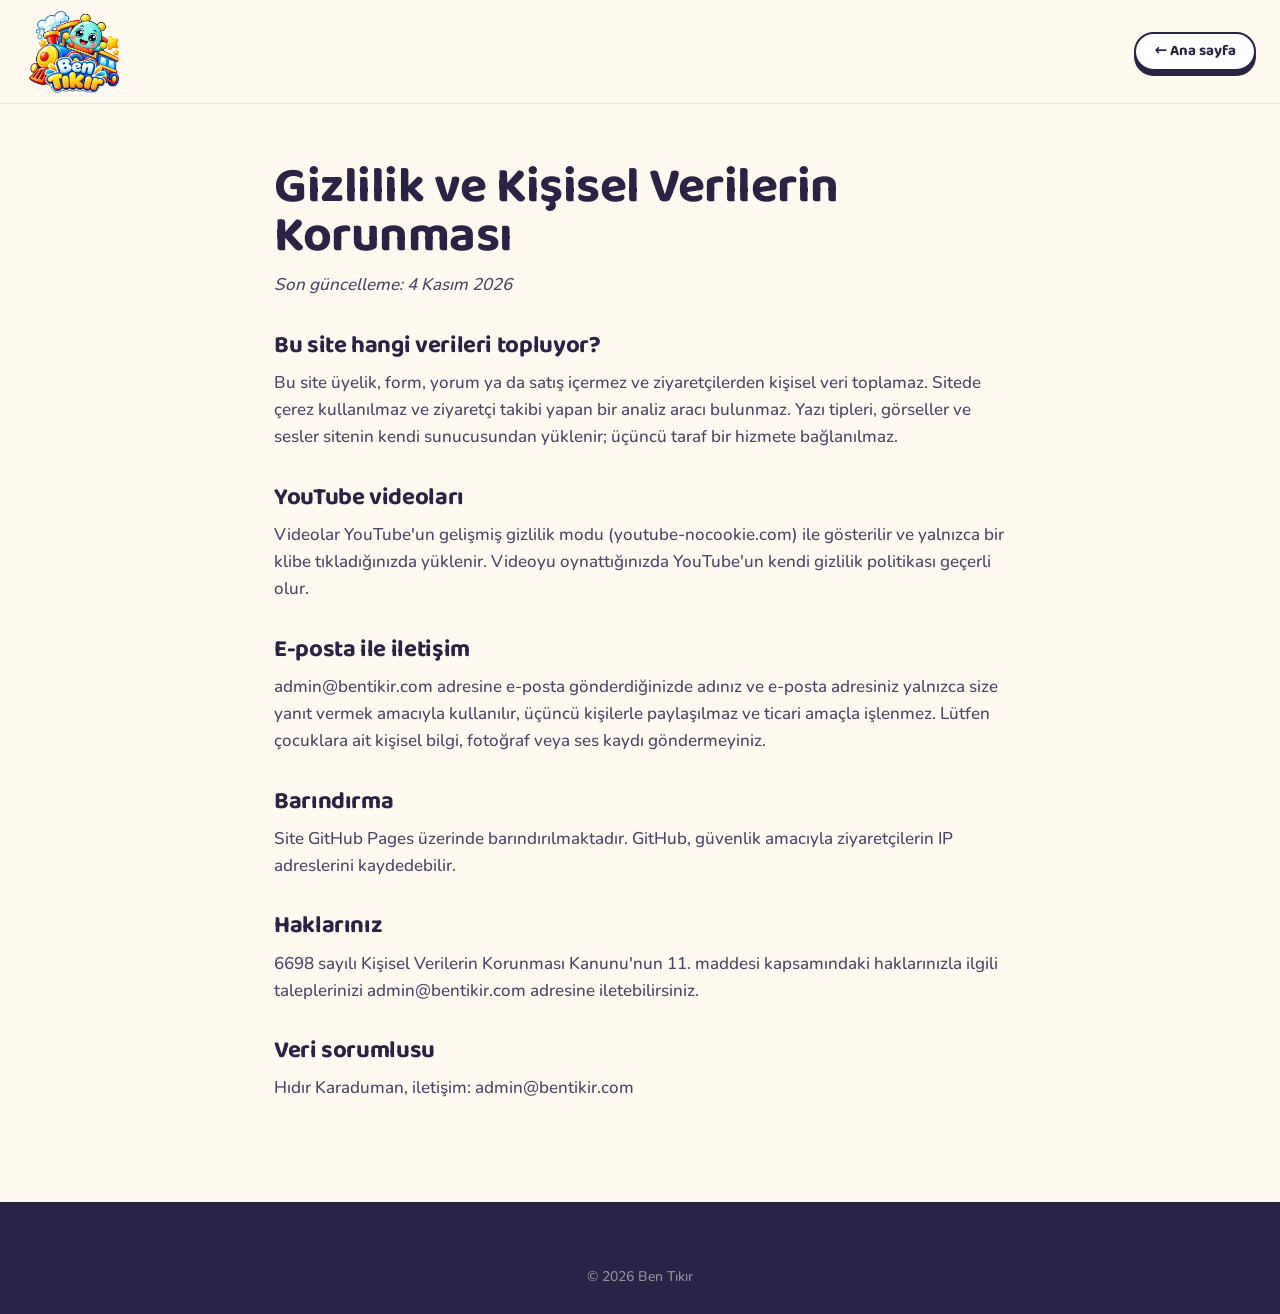
<file: kvkk.html>
<!doctype html>
<html lang="tr">
<head>
<meta charset="utf-8">
<meta name="viewport" content="width=device-width, initial-scale=1">
<title>Gizlilik ve KVKK | Ben Tıkır</title>
<meta name="theme-color" content="#7EDDD3">
<link rel="icon" href="favicon-64.png" type="image/png">
<link rel="stylesheet" href="fonts.css">
<link rel="stylesheet" href="style.css">
</head>
<body>
<header class="nav scrolled"><div class="nav-in"><a class="brand" href="index.html" aria-label="Ben Tıkır ana sayfa"><img src="logo.webp" alt="Ben Tıkır" width="120" height="90"></a><a class="btn btn-ghost" style="margin-left:auto;padding:10px 18px;font-size:15px" href="index.html">← Ana sayfa</a></div></header>
<main class="page">
<h1>Gizlilik ve Kişisel Verilerin Korunması</h1>
<p><em>Son güncelleme: 4 Kasım 2026</em></p>
<h2>Bu site hangi verileri topluyor?</h2>
<p>Bu site üyelik, form, yorum ya da satış içermez ve ziyaretçilerden kişisel veri toplamaz. Sitede çerez kullanılmaz ve ziyaretçi takibi yapan bir analiz aracı bulunmaz. Yazı tipleri, görseller ve sesler sitenin kendi sunucusundan yüklenir; üçüncü taraf bir hizmete bağlanılmaz.</p>
<h2>YouTube videoları</h2>
<p>Videolar YouTube'un gelişmiş gizlilik modu (youtube-nocookie.com) ile gösterilir ve yalnızca bir klibe tıkladığınızda yüklenir. Videoyu oynattığınızda YouTube'un kendi gizlilik politikası geçerli olur.</p>
<h2>E-posta ile iletişim</h2>
<p>admin@bentikir.com adresine e-posta gönderdiğinizde adınız ve e-posta adresiniz yalnızca size yanıt vermek amacıyla kullanılır, üçüncü kişilerle paylaşılmaz ve ticari amaçla işlenmez. Lütfen çocuklara ait kişisel bilgi, fotoğraf veya ses kaydı göndermeyiniz.</p>
<h2>Barındırma</h2>
<p>Site GitHub Pages üzerinde barındırılmaktadır. GitHub, güvenlik amacıyla ziyaretçilerin IP adreslerini kaydedebilir.</p>
<h2>Haklarınız</h2>
<p>6698 sayılı Kişisel Verilerin Korunması Kanunu'nun 11. maddesi kapsamındaki haklarınızla ilgili taleplerinizi admin@bentikir.com adresine iletebilirsiniz.</p>
<h2>Veri sorumlusu</h2>
<p>Hıdır Karaduman, iletişim: admin@bentikir.com</p>
</main>
<footer class="foot"><p class="copy" style="margin:0;border:0;padding:0">© 2026 Ben Tıkır</p></footer>
</body>
</html>
</file>
<file: fonts.css>
@font-face{font-family:'Baloo 2';font-style:normal;font-weight:400 800;font-display:swap;src:url(assets/fonts/baloo-2-latin-ext-wght-normal.woff2) format('woff2');unicode-range:U+0100-02BA, U+02BD-02C5, U+02C7-02CC, U+02CE-02D7, U+02DD-02FF, U+0304, U+0308, U+0329, U+1D00-1DBF, U+1E00-1E9F, U+1EF2-1EFF, U+2020, U+20A0-20AB, U+20AD-20C0, U+2113, U+2C60-2C7F, U+A720-A7FF;}
@font-face{font-family:'Baloo 2';font-style:normal;font-weight:400 800;font-display:swap;src:url(assets/fonts/baloo-2-latin-wght-normal.woff2) format('woff2');unicode-range:U+0000-00FF, U+0131, U+0152-0153, U+02BB-02BC, U+02C6, U+02DA, U+02DC, U+0304, U+0308, U+0329, U+2000-206F, U+20AC, U+2122, U+2191, U+2193, U+2212, U+2215, U+FEFF, U+FFFD;}
@font-face{font-family:'Nunito';font-style:normal;font-weight:500 800;font-display:swap;src:url(assets/fonts/nunito-latin-ext.woff2) format('woff2');unicode-range:U+0100-02BA, U+02BD-02C5, U+02C7-02CC, U+02CE-02D7, U+02DD-02FF, U+0304, U+0308, U+0329, U+1D00-1DBF, U+1E00-1E9F, U+1EF2-1EFF, U+2020, U+20A0-20AB, U+20AD-20C0, U+2113, U+2C60-2C7F, U+A720-A7FF;}
@font-face{font-family:'Nunito';font-style:normal;font-weight:500 800;font-display:swap;src:url(assets/fonts/nunito-latin.woff2) format('woff2');unicode-range:U+0000-00FF, U+0131, U+0152-0153, U+02BB-02BC, U+02C6, U+02DA, U+02DC, U+0304, U+0308, U+0329, U+2000-206F, U+20AC, U+2122, U+2191, U+2193, U+2212, U+2215, U+FEFF, U+FFFD;}
</file>
<file: cocuk.css>
/* Ben Tıkır · çocuk alanı (ana sayfa) · v19
   İlke: düz renk, büyük karakter, çerçevesiz simgeler, sade kartlar */
:root{
  --ink:#24203F; --ink-2:#4A4466;
  --sky:#8CD5F5; --sky-d:#62C1EC;
  --red:#EB4F2F;   --red-bg:#F0613F;
  --violet:#6E46D9; --violet-bg:#7A57DB;
  --green:#169447; --green-bg:#34AE5A;
  --orange:#E77700; --blue-bg:#2D9BDB;
  --sun:#FFD23F;
  --cream:#FFF9F0;
  --head:'Baloo 2','Nunito',system-ui,sans-serif;
  --body:'Nunito',system-ui,-apple-system,'Segoe UI',sans-serif;
  --pop:cubic-bezier(.34,1.56,.64,1);
}
*{box-sizing:border-box}
html{scroll-behavior:smooth}
body.kid{margin:0;background:#fff;color:var(--ink);font-family:var(--body);-webkit-font-smoothing:antialiased;overflow-x:hidden}
img{max-width:100%;display:block}
button{font:inherit;color:inherit;cursor:pointer;background:none;border:0;padding:0}
a{color:inherit}
:focus-visible{outline:4px solid var(--ink);outline-offset:4px;border-radius:14px}

/* ---------- Üst ---------- */
.k-top{position:absolute;inset:0 0 auto 0;z-index:20;display:flex;align-items:center;justify-content:space-between;padding:16px clamp(16px,3vw,40px)}
.k-logo img{width:clamp(92px,9vw,128px);height:auto}
.k-adult{font:700 14px var(--body);text-decoration:none;color:var(--ink);background:#fff;border-radius:999px;padding:9px 16px;box-shadow:0 2px 10px rgba(36,32,63,.12)}
.k-adult:hover{box-shadow:0 4px 16px rgba(36,32,63,.2)}

/* ---------- Kahraman: düz gökyüzü, ortada Tıkır ---------- */
.k-hero{position:relative;overflow:hidden;background:var(--sky);padding:clamp(96px,10vw,120px) 16px 0;min-height:clamp(520px,70vh,700px);display:flex;align-items:flex-end}
.k-hero::before,.k-hero::after{content:"";position:absolute;border-radius:50%;background:rgba(255,255,255,.22);pointer-events:none}
.k-hero::before{width:46vw;aspect-ratio:1;left:-14vw;top:-18vw}
.k-hero::after{width:30vw;aspect-ratio:1;right:-8vw;bottom:-12vw}
.k-stage{position:relative;z-index:2;width:100%;max-width:1180px;margin:0 auto;display:grid;grid-template-columns:1fr auto 1fr;align-items:center;gap:clamp(8px,3vw,48px)}
.k-doors{display:flex;flex-direction:column;align-items:center;gap:clamp(26px,5vh,54px);padding-bottom:clamp(30px,6vh,70px)}
.k-door{display:flex;flex-direction:column;align-items:center;gap:6px;text-decoration:none;color:var(--c);transition:transform .25s var(--pop)}
.k-door-c{display:block;width:clamp(64px,8vw,112px);aspect-ratio:1}
.k-door-c svg{width:100%;height:100%;display:block;filter:drop-shadow(0 4px 0 rgba(36,32,63,.12))}
.k-door-t{font:800 clamp(18px,2.1vw,30px)/1 var(--head);letter-spacing:.01em;text-align:center}
.k-door:hover,.k-door:focus-visible{transform:scale(1.08)}
.k-door:active{transform:scale(.96)}
.d-sarki{--c:var(--red)} .d-cf{--c:var(--violet)} .d-oyun{--c:var(--green)} .d-gun{--c:var(--orange)}

.k-star{position:relative;display:block;width:clamp(230px,32vw,440px);align-self:end;transition:transform .3s var(--pop)}
.k-star img{width:100%;height:auto;margin-bottom:-4%;filter:drop-shadow(0 18px 24px rgba(36,32,63,.22));animation:breathe 4s ease-in-out infinite;transform-origin:50% 100%}
.k-star:hover img{animation:hop .6s var(--pop)}
@keyframes breathe{50%{transform:scaleY(1.025) translateY(-2px)}}
@keyframes hop{40%{transform:translateY(-14px) rotate(-3deg)}}
.k-bubble{position:absolute;right:-6%;top:2%;z-index:2;background:#fff;color:var(--ink);font:800 clamp(17px,1.9vw,26px)/1.05 var(--head);padding:12px 18px 10px;border-radius:22px;box-shadow:0 6px 18px rgba(36,32,63,.15);text-align:left;transform:rotate(4deg)}
.k-bubble::after{content:"";position:absolute;left:18px;bottom:-12px;border-left:14px solid transparent;border-right:6px solid transparent;border-top:14px solid #fff}

/* ---------- Karakter şeridi: afiş kartlar ---------- */
.k-pals{position:relative;background:#fff;padding:26px 0 30px}
.k-strip{list-style:none;margin:0 auto;padding:6px clamp(16px,4vw,64px) 12px;display:flex;gap:16px;overflow-x:auto;scroll-snap-type:x mandatory;scrollbar-width:none;max-width:1320px}
.k-strip::-webkit-scrollbar{display:none}
.k-strip li{flex:0 0 auto;scroll-snap-align:start}
.k-pal{position:relative;width:clamp(124px,12.5vw,148px);aspect-ratio:3/4;border-radius:20px;background:var(--c);display:flex;flex-direction:column;align-items:center;justify-content:flex-end;overflow:hidden;box-shadow:0 6px 16px rgba(36,32,63,.12);transition:transform .25s var(--pop),box-shadow .25s}
.k-pal span{position:absolute;top:10px;left:0;right:0;text-align:center;font:800 22px/1 var(--head);color:#fff;text-shadow:0 2px 0 rgba(36,32,63,.25)}
.k-pal img{width:92%;height:auto;margin-bottom:-6%;transition:transform .3s var(--pop)}
.k-pal:hover{transform:translateY(-6px);box-shadow:0 12px 24px rgba(36,32,63,.18)}
.k-pal:hover img,.k-pal.talk img{transform:translateY(-6px) rotate(-3deg)}
.k-pal.talk{animation:bop .6s var(--pop)}
@keyframes bop{40%{transform:scale(1.06)}}
.k-arrow{position:absolute;top:50%;transform:translateY(-50%);z-index:3;width:44px;height:64px;border-radius:14px;background:var(--red);color:#fff;font:900 34px/1 var(--head);display:grid;place-items:center;box-shadow:0 4px 10px rgba(36,32,63,.2)}
.k-prev{left:10px}.k-next{right:10px}
@media (min-width:1240px){.k-strip{justify-content:center;overflow:visible}.k-arrow{display:none}}

/* ---------- Bantlar ---------- */
.k-band{position:relative;overflow:hidden;padding:clamp(48px,6vw,80px) 16px clamp(56px,7vw,96px)}
.k-band::after{content:"";position:absolute;inset:0;pointer-events:none;opacity:.14;background-size:300px 300px;
  background-image:url("data:image/svg+xml,%3Csvg xmlns='http://www.w3.org/2000/svg' viewBox='0 0 300 300'%3E%3Cpath fill='%23fff' d='M70 20l17 34.5 38 5.5-27.5 26.8 6.5 37.8L70 106.8l-34 17.8 6.5-37.8L15 60l38-5.5zM225 160l11.5 23.3 25.7 3.7-18.6 18.1 4.4 25.6-23-12.1-23 12.1 4.4-25.6-18.6-18.1 25.7-3.7z'/%3E%3C/svg%3E")}
.b-sarki{background:var(--red-bg)}
.b-cf{background:var(--blue-bg)}
.b-oyun{background:var(--green-bg)}
.b-gun{background:var(--violet-bg)}
.k-wrap{position:relative;z-index:2;max-width:1180px;margin:0 auto}
.k-h{margin:0 0 26px;color:#fff;font:800 clamp(34px,4.4vw,56px)/1 var(--head);letter-spacing:-.005em;text-shadow:0 3px 0 rgba(36,32,63,.18)}

.k-grid{list-style:none;margin:0;padding:0;display:grid;grid-template-columns:repeat(3,minmax(0,1fr));gap:clamp(16px,2.2vw,28px)}
.k-grid-big{grid-template-columns:repeat(2,minmax(0,1fr))}
@media (min-width:1100px){
  #sarkilar .k-wrap,#oyunlar .k-wrap{padding-right:230px}
  #cizgi-filmler .k-wrap,#gunler .k-wrap{padding-left:230px}
}

/* kart: yalnız resim, beyaz çerçeve, küçük etiketler */
.k-card{display:block;width:100%;text-align:left;text-decoration:none;border-radius:20px;background:#fff;padding:6px;box-shadow:0 8px 20px rgba(36,32,63,.22);transition:transform .25s var(--pop),box-shadow .25s}
.k-card:hover{transform:translateY(-6px) scale(1.02);box-shadow:0 16px 30px rgba(36,32,63,.28)}
.k-card:active{transform:scale(.98)}
.k-thumb{position:relative;display:block;aspect-ratio:16/9;border-radius:15px;overflow:hidden;background:#eef3f6}
.k-thumb img{width:100%;height:100%;object-fit:cover}
.k-title{position:absolute;width:1px;height:1px;overflow:hidden;clip:rect(0 0 0 0);white-space:nowrap}
.k-play{position:absolute;left:50%;top:50%;width:58px;height:58px;margin:-29px 0 0 -29px;border-radius:50%;background:rgba(255,255,255,.92);box-shadow:0 4px 14px rgba(0,0,0,.25);opacity:0;transform:scale(.8);transition:opacity .2s,transform .25s var(--pop)}
.k-play::after{content:"";position:absolute;left:22px;top:16px;border-left:20px solid var(--red);border-top:13px solid transparent;border-bottom:13px solid transparent}
.k-card:hover .k-play,.k-card:focus-visible .k-play{opacity:1;transform:scale(1)}
@media (hover:none){.k-play{opacity:1;transform:none;width:48px;height:48px;margin:-24px 0 0 -24px}.k-play::after{left:18px;top:12px;border-left-width:16px;border-top-width:11px;border-bottom-width:11px}}
.k-dur{position:absolute;right:8px;bottom:8px;background:rgba(36,32,63,.82);color:#fff;font:700 13px var(--body);padding:3px 9px;border-radius:8px}
.k-dur:empty{display:none}
.k-soon{position:absolute;left:8px;top:8px;background:var(--sun);color:var(--ink);font:800 14px var(--head);padding:4px 11px 2px;border-radius:999px}
.k-card.is-soon{cursor:default}
.k-card.is-soon .k-play,.k-card.is-soon .k-dur{display:none}
.k-card.is-soon .k-thumb img{filter:saturate(.6) brightness(1.04)}
.k-card.is-soon:hover{transform:none}
.k-card.shake{animation:shake .45s}
@keyframes shake{25%{transform:translateX(-6px)}50%{transform:translateX(6px)}75%{transform:translateX(-3px)}}

/* oyun kartı */
.k-game .k-thumb{display:flex;align-items:flex-end;justify-content:center;background:var(--c,#BFE9A8)}
.k-game .k-thumb img{height:90%;width:auto;max-width:86%;object-fit:contain}
.k-game .k-title{position:static;width:auto;height:auto;clip:auto;display:block;padding:10px 8px 6px;font:800 19px/1.1 var(--head)}

/* bant kenarındaki büyük karakter */
.k-peek{position:absolute;z-index:1;bottom:-70px;width:clamp(200px,24vw,360px);height:auto;pointer-events:none;filter:drop-shadow(0 12px 22px rgba(36,32,63,.25));transition:transform .5s var(--pop)}
#sarkilar .k-peek,#oyunlar .k-peek{right:-30px;transform:rotate(-8deg)}
#cizgi-filmler .k-peek,#gunler .k-peek{left:-30px;transform:rotate(8deg)}
#sarkilar:hover .k-peek,#oyunlar:hover .k-peek{transform:rotate(-4deg) translateY(-14px)}
#cizgi-filmler:hover .k-peek,#gunler:hover .k-peek{transform:rotate(4deg) translateY(-14px)}

/* ---------- Alt ---------- */
.k-foot{background:var(--ink);color:#fff;text-align:center;padding:40px 16px 30px}
.k-foot img{margin:0 auto 14px;width:96px;height:auto}
.k-foot nav{display:flex;flex-wrap:wrap;justify-content:center;gap:8px 24px;margin-bottom:12px}
.k-foot a{color:#fff;font-weight:700;text-decoration:none;opacity:.88}
.k-foot a:hover{opacity:1;text-decoration:underline}
.k-foot p{margin:0;opacity:.55;font-size:14px}

/* ---------- Video penceresi ---------- */
.k-modal{width:min(1000px,94vw);border:0;border-radius:24px;padding:0;background:#fff;box-shadow:0 30px 80px rgba(0,0,0,.45);overflow:hidden}
.k-modal::backdrop{background:rgba(36,32,63,.78)}
.k-media{aspect-ratio:16/9;background:#000}
.k-media iframe,.k-media video,.k-media a,.k-media img{display:block;width:100%;height:100%;border:0}
.k-media a{position:relative}
.k-media img{object-fit:cover}
.k-media .k-yt{position:absolute;left:50%;top:50%;transform:translate(-50%,-50%);background:#e62117;color:#fff;font:800 20px var(--head);padding:12px 24px 10px;border-radius:999px;white-space:nowrap}
.k-modal h3{margin:0;padding:16px 74px 18px 24px;font:800 clamp(20px,2.2vw,28px)/1.1 var(--head)}
.k-close{position:absolute;right:14px;bottom:12px;width:48px;height:48px;border-radius:50%;background:var(--red);color:#fff;font:900 30px/1 var(--head);padding:0 0 4px;box-shadow:0 4px 10px rgba(0,0,0,.2)}

/* ---------- Tablet / telefon ---------- */
@media (max-width:1099px){
  .k-peek{width:150px;bottom:-40px}
  .k-band{padding-bottom:120px}
  .k-grid{grid-template-columns:repeat(2,minmax(0,1fr))}
}
@media (max-width:700px){
  .k-hero{min-height:0;padding-top:88px}
  .k-stage{grid-template-columns:1fr 1.25fr 1fr;gap:4px}
  .k-doors{gap:22px;padding-bottom:26px}
  .k-door-c{width:60px}
  .k-door-t{font-size:16px}
  .k-star{width:100%}
  .k-bubble{font-size:15px;padding:8px 11px 6px;right:-14%;top:-4%;border-radius:16px}
  .k-adult{font-size:12px;padding:7px 12px}
  .k-grid-big{grid-template-columns:1fr}
  .k-grid{gap:12px}
  .k-card{padding:4px;border-radius:16px}
  .k-thumb{border-radius:12px}
  .k-peek{width:116px;bottom:-30px}
  .k-arrow{display:none}
  .k-pal{width:118px}
}
@media (prefers-reduced-motion:reduce){*{animation:none!important;transition:none!important}html{scroll-behavior:auto}}
.k-dur{top:8px;bottom:auto}
.k-pal[data-slug="gicir"]{--c:#86C3EE!important}
.k-pal[data-slug="kitir"]{--c:#D9A866!important}
@media (max-width:700px){
  .k-hero{padding-top:96px;padding-bottom:22px}
  .k-stage{grid-template-columns:1fr 1fr;grid-template-areas:"star star" "l r";row-gap:18px}
  .k-star{grid-area:star;width:min(64vw,270px);margin:0 auto;align-self:center}
  .k-star img{margin-bottom:0}
  .k-bubble{right:-22%;top:4%}
  .k-doors-l{grid-area:l}.k-doors-r{grid-area:r}
  .k-doors{flex-direction:row;justify-content:space-evenly;align-items:flex-start;gap:6px;padding:0}
  .k-door{width:50%}
  .k-door-c{width:58px}
  .k-door-t{font-size:15px;line-height:1.05}
  .k-hero::before{width:90vw;left:-40vw;top:-40vw}
}

/* ===== v19b · konuşan karakterler ===== */
.k-talker{--amp:0;cursor:pointer}
.k-talker img{transition:transform .08s linear}
.k-talker.talking img{animation:none!important;transform:translateY(calc(var(--amp) * -16px)) scale(calc(1 + var(--amp) * .06), calc(1 + var(--amp) * .12))}
/* büyük Tıkır: sürekli hafif hareket + ara ara zıplama */
.k-star img{animation:sway 3.6s ease-in-out infinite}
@keyframes sway{0%,100%{transform:rotate(-2deg) translateY(0)}50%{transform:rotate(2deg) translateY(-6px)}}
.k-star.wiggle img{animation:jump .9s var(--pop)}
@keyframes jump{0%{transform:translateY(0) scale(1,1)}20%{transform:translateY(0) scale(1.06,.92)}50%{transform:translateY(-26px) scale(.96,1.05) rotate(-4deg)}75%{transform:translateY(0) scale(1.05,.95)}100%{transform:translateY(0) scale(1,1)}}
.k-star .k-bubble{transition:transform .3s var(--pop)}
.k-star.talking .k-bubble{transform:rotate(2deg) scale(1.06)}
.k-star::after{content:"";position:absolute;left:50%;bottom:6%;width:62%;height:7%;transform:translateX(-50%);border-radius:50%;background:rgba(36,32,63,.16);z-index:-1}
/* bant karakterleri tıklanabilir */
.k-wrap{pointer-events:none}
.k-wrap>*{pointer-events:auto}
.k-peek{pointer-events:auto;z-index:3}
.k-peek img{width:100%;height:auto}
.k-say{position:absolute;left:50%;top:-6px;transform:translate(-50%,-100%) scale(.6);opacity:0;background:#fff;color:var(--ink);font:800 18px/1.1 var(--head);padding:10px 14px 8px;border-radius:18px;box-shadow:0 6px 18px rgba(36,32,63,.2);white-space:nowrap;pointer-events:none;transition:opacity .2s,transform .3s var(--pop);z-index:4}
.k-say::after{content:"";position:absolute;left:50%;bottom:-11px;margin-left:-8px;border:8px solid transparent;border-top:12px solid #fff;border-bottom:0}
.k-say.show{opacity:1;transform:translate(-50%,-100%) scale(1)}
.k-star .k-say{position:absolute;left:auto;right:-6%;top:2%;transform:rotate(4deg);opacity:1;white-space:normal}
.k-star .k-say::after{left:18px;margin-left:0;bottom:-12px;border-left:14px solid transparent;border-right:6px solid transparent;border-top:14px solid #fff}
#cizgi-filmler .k-peek .k-say,#gunler .k-peek .k-say{left:70%}
#sarkilar .k-peek .k-say,#oyunlar .k-peek .k-say{left:30%}
/* ipucu: dokunulabilir olduğunu göstermek için hafif nabız */
.k-peek::before{content:"";position:absolute;left:50%;top:45%;width:60%;aspect-ratio:1;transform:translate(-50%,-50%);border-radius:50%;box-shadow:0 0 0 0 rgba(255,255,255,.5);animation:pulse 2.6s infinite;pointer-events:none}
.k-peek.talking::before{animation:none}
@keyframes pulse{0%{box-shadow:0 0 0 0 rgba(255,255,255,.45)}80%,100%{box-shadow:0 0 0 34px rgba(255,255,255,0)}}
@media (max-width:700px){.k-star .k-say{right:-22%;top:4%}.k-say{font-size:14px}}
/* konuşan ağız */
.k-face{position:relative;display:block}
.k-mouth{position:absolute;height:auto;aspect-ratio:1;visibility:hidden;pointer-events:none;overflow:visible}
.k-talker.talking .k-face img{transform:none}
.k-talker.talking .k-face{transform:translateY(calc(var(--amp) * -10px)) scale(calc(1 + var(--amp) * .03), calc(1 + var(--amp) * .05));transform-origin:50% 100%;transition:transform .08s linear}
.k-star.talking .k-face img{animation:none}

/* v26: oyun türleri (raflar) */
.k-count{display:inline-block;margin:0 0 12px;padding:4px 14px 3px;border-radius:999px;background:var(--c,#BFE9A8);color:var(--ink);font:800 16px/1.2 var(--head)}
.k-count.is-none{background:var(--sun)}
.k-game.is-soon .k-count.is-none{opacity:1}
.k-shelf{width:min(980px,94vw);border:0;border-radius:28px;padding:0;background:#fff;box-shadow:0 30px 80px rgba(0,0,0,.45);overflow:hidden}
.k-shelf::backdrop{background:rgba(36,32,63,.78)}
.k-shelf-top{position:relative;display:flex;align-items:flex-end;gap:16px;min-height:120px;padding:18px 84px 0 24px;background:var(--c,#BFE9A8)}
.k-shelf-top img{width:110px;height:auto;margin-bottom:-6px;filter:drop-shadow(0 6px 10px rgba(0,0,0,.18))}
.k-shelf-top h3{margin:0 0 20px;font:800 clamp(24px,3vw,38px)/1.05 var(--head);color:var(--ink)}
.k-shelf .k-close{top:16px;bottom:auto}
.k-shelf-list{list-style:none;margin:0;padding:24px;display:grid;grid-template-columns:repeat(auto-fill,minmax(240px,1fr));gap:20px;max-height:min(62vh,640px);overflow:auto}
.k-gcard{display:block;text-decoration:none;color:var(--ink);background:#fff;border-radius:20px;padding:8px;box-shadow:0 6px 16px rgba(0,0,0,.12)}
.k-gcard .k-thumb{border-radius:14px}
.k-gname{display:block;padding:10px 6px 2px;font:800 21px/1.1 var(--head)}
.k-gdesc{display:block;padding:2px 6px 6px;font:600 15px/1.3 var(--body,inherit);color:#4a4566}
@media (max-width:700px){.k-shelf-top img{width:80px}.k-shelf-list{grid-template-columns:1fr;padding:16px}}

/* v27: 6 istasyon; Günlük Hayat kartında üç karakter */
.k-game .k-thumb.k-trio img{height:74%;max-width:38%;margin:0 -4%}
.k-game .k-thumb.k-trio img:nth-child(2){height:84%;position:relative;z-index:1}
#s-head{display:flex;align-items:flex-end}
#s-head img+img{margin-left:-26px}
@media (max-width:700px){#s-head img{width:64px}#s-head img+img{margin-left:-18px}}
.k-game .k-title{white-space:normal;overflow:visible}
@media (max-width:700px){.k-game .k-title{font-size:16px;padding:8px 6px 4px}.k-count{font-size:14px;margin-bottom:10px}}

/* v28: Tıkır'a dokun işareti */
.k-tap{position:absolute;left:50%;bottom:6%;transform:translateX(-50%);display:flex;align-items:center;gap:8px;padding:7px 14px 7px 10px;border-radius:999px;background:#fff;color:var(--ink);font:800 17px/1 var(--head);box-shadow:0 6px 16px rgba(0,0,0,.18);opacity:0;pointer-events:none;transition:opacity .3s;white-space:nowrap;z-index:3}
.k-tap i{position:relative;width:16px;height:16px;border-radius:50%;background:#EB4F2F}
.k-tap i::before,.k-tap i::after{content:"";position:absolute;inset:0;border-radius:50%;border:3px solid #EB4F2F;animation:k-ripple 1.6s ease-out infinite}
.k-tap i::after{animation-delay:.8s}
.k-star.show-tap .k-tap{opacity:1}
@keyframes k-ripple{from{transform:scale(1);opacity:.9}to{transform:scale(3);opacity:0}}
@media (prefers-reduced-motion:reduce){.k-tap i::before,.k-tap i::after{animation:none}}
@media (max-width:700px){.k-tap{font-size:15px;bottom:2%}}
/* v34: önemli günler — tarih rozeti ve "Yakında" günleri */
.k-date{position:absolute;z-index:2;left:8px;top:8px;display:flex;flex-direction:column;align-items:center;min-width:52px;padding:5px 8px 4px;background:#fff;color:var(--ink);border-radius:14px;box-shadow:0 3px 0 rgba(42,35,69,.35);font:800 11px/1 var(--head);text-transform:uppercase;letter-spacing:.03em}
.k-date b{font:800 22px/1 var(--head);color:#E8613C;letter-spacing:0}
.k-day.is-soon .k-thumb{background:var(--c)}
.k-day.is-soon .k-thumb img{filter:none;height:88%}
.k-day:not(.is-soon) .k-thumb{display:block;background:none}
.k-day:not(.is-soon) .k-thumb img{height:100%;width:100%;max-width:none;object-fit:cover}
</file>
<file: oyunlar/_cati/cati.css>
/* Ben Tıkır · Oyun çatısı v1 (6 Kasım 2026)
   Bütün oyunlar bu dosyayı kullanır. Renkler sitedeki style.css ile aynı. */
@import url("../../fonts.css");
/* Başlık yazı tipi: Baloo 2 (Türkçe harflerin hepsi var: Ş ş Ğ ğ İ ı). Sitedeki Fredoka dosyalarında Ş, Ğ, İ yok. */
@font-face{font-family:'Baloo 2';font-style:normal;font-weight:700;font-display:swap;src:url(fonts/baloo-2-latin-ext-700-normal.woff2) format('woff2');unicode-range:U+0100-02BA,U+02BD-02C5,U+02C7-02CC,U+02CE-02D7,U+02DD-02FF,U+0304,U+0308,U+0329,U+1D00-1DBF,U+1E00-1E9F,U+1EF2-1EFF,U+2020,U+20A0-20AB,U+20AD-20C0,U+2113,U+2C60-2C7F,U+A720-A7FF}
@font-face{font-family:'Baloo 2';font-style:normal;font-weight:700;font-display:swap;src:url(fonts/baloo-2-latin-700-normal.woff2) format('woff2');unicode-range:U+0000-00FF,U+0131,U+0152-0153,U+02BB-02BC,U+02C6,U+02DA,U+02DC,U+0304,U+0308,U+0329,U+2000-206F,U+20AC,U+2122,U+2191,U+2193,U+2212,U+2215,U+FEFF,U+FFFD}
:root{
  --ink:#2A2345; --ink-2:#4A4466; --cream:#FFF9F0; --paper:#FFFFFF; --line:#EFE6D8;
  --mint:#7EDDD3; --mint-d:#2E9E92; --coral:#FF7F57; --coral-d:#E85F37; --yellow:#F8D86A; --yellow-d:#E9B830;
  --sayilar:#FFB892; --sayilar-a:#FF995C; --merak:#AEDD6F; --merak-a:#83CB57;
  --gunluk:#96D3FF; --gunluk-a:#65C5F4; --ritim:#C7B2F5; --ritim-a:#B197EB; --duygular:#FFB8D4; --duygular-a:#F990BD;
  --alan:var(--sayilar); --alan-a:var(--sayilar-a);
  --head:'Baloo 2','Nunito',system-ui,sans-serif; --body:'Nunito',system-ui,sans-serif;
  --ease:cubic-bezier(.34,1.56,.64,1);
}
*{box-sizing:border-box;-webkit-tap-highlight-color:transparent}
html,body{margin:0;height:100%;background:#2A2345;overflow:hidden;touch-action:manipulation;user-select:none;-webkit-user-select:none}
body{font:600 18px/1.4 var(--body);color:var(--ink)}
button{font:inherit;color:inherit;border:0;background:none;cursor:pointer;padding:0}
:focus-visible{outline:4px solid var(--yellow);outline-offset:3px;border-radius:14px}

/* Sahne: 1280×720 tasarlanır, ekrana sığacak şekilde ölçeklenir */
#bt-kap{position:fixed;inset:0;display:flex;align-items:center;justify-content:center}
#bt-sahne{position:relative;flex:none;width:1280px;height:720px;transform-origin:center center;overflow:hidden;background:#BFE8FF;border-radius:0}
#bt-sahne svg.bt-dunya{position:absolute;inset:0;width:100%;height:100%}

/* Üst çubuk */
.bt-ust{position:absolute;top:14px;left:14px;right:14px;display:flex;gap:12px;z-index:40;pointer-events:none}
.bt-ust .bosluk{flex:1}
.bt-yuvarlak{pointer-events:auto;width:72px;height:72px;border-radius:50%;background:var(--paper);display:grid;place-items:center;box-shadow:0 5px 0 rgba(42,35,69,.18),0 10px 20px -8px rgba(42,35,69,.35);transition:transform .2s var(--ease)}
.bt-yuvarlak:active{transform:translateY(3px) scale(.96)}
.bt-yuvarlak svg{width:38px;height:38px}
.bt-logo{pointer-events:none;height:72px;width:auto;filter:drop-shadow(0 4px 6px rgba(42,35,69,.2))}

/* Altyazı */
#bt-altyazi{position:absolute;left:50%;bottom:18px;transform:translateX(-50%);max-width:880px;background:rgba(255,249,240,.96);border:3px solid var(--alan);color:var(--ink);font:700 28px/1.25 var(--head);padding:10px 26px 12px;border-radius:999px;text-align:center;z-index:45;opacity:0;transition:opacity .2s;pointer-events:none;box-shadow:0 6px 20px -8px rgba(42,35,69,.4)}
#bt-altyazi.gor{opacity:1}
#bt-altyazi.ustte{bottom:auto;top:20px;max-width:860px;font-size:26px}
#bt-altyazi b{color:var(--coral-d)}

/* Karakter konuşurken */
.bt-kar{position:absolute;transform-origin:50% 100%;transition:transform .35s var(--ease)}
.bt-kar .govde{position:relative;transform-origin:50% 100%}
.bt-kar img{width:100%;height:auto;display:block;pointer-events:none;filter:drop-shadow(0 8px 6px rgba(42,35,69,.18))}
.bt-kar.konusuyor .govde{animation:bt-konus .42s ease-in-out infinite alternate}
/* dudak: konuşmazken görselin kendi ağzı görünür */
.bt-agiz{position:absolute;pointer-events:none;display:none}
.bt-kar.konusuyor .bt-agiz{display:block}
.bt-agiz .ten{position:absolute;left:-10%;right:-10%;top:-14%;bottom:-22%;border-radius:50%;filter:blur(1.5px)}
.bt-agiz .kapali{position:absolute;left:4%;right:4%;top:6%;height:55%;width:92%}
.bt-agiz .acik{position:absolute;inset:0;background-repeat:no-repeat;transform-origin:50% 0;transform:scaleY(var(--ac,1))}
@keyframes bt-konus{from{transform:scale(1,1)}to{transform:scale(1.03,.97) translateY(2px)}}
.bt-kar.zipla .govde{animation:bt-zipla .5s cubic-bezier(.3,.7,.4,1)}
@keyframes bt-zipla{0%{transform:translateY(0) scale(1,1)}20%{transform:translateY(4px) scale(1.06,.92)}55%{transform:translateY(-70px) scale(.96,1.05)}80%{transform:translateY(0) scale(1.05,.94)}100%{transform:translateY(0) scale(1,1)}}

/* Perdeler (başlangıç, seviye, duraklatma, bitiş) */
.bt-perde{position:absolute;inset:0;z-index:60;display:flex;flex-direction:column;align-items:center;justify-content:center;gap:26px;background:rgba(42,35,69,.55);backdrop-filter:blur(3px);-webkit-backdrop-filter:blur(3px);opacity:0;pointer-events:none;transition:opacity .25s}
.bt-perde.acik{opacity:1;pointer-events:auto}
.bt-kart{background:var(--cream);border-radius:40px;padding:34px 46px 30px;box-shadow:0 8px 0 rgba(42,35,69,.15),0 30px 60px -20px rgba(0,0,0,.5);display:flex;flex-direction:column;align-items:center;gap:22px;max-width:1000px}
.bt-baslik{font:700 54px/1 var(--head);color:var(--ink);margin:0;text-align:center}
.bt-oyna{width:300px;height:150px;border-radius:44px;background:#3DBE6E;color:#fff;box-shadow:0 10px 0 #2A9A55,0 20px 40px -12px rgba(0,0,0,.45);display:flex;align-items:center;justify-content:center;gap:16px;font:700 46px/1 var(--head);transition:transform .2s var(--ease)}
.bt-oyna svg{width:62px;height:62px}
.bt-oyna:active{transform:translateY(6px)}
.bt-oyna.nabiz{animation:bt-nabiz 1.4s ease-in-out infinite}
@keyframes bt-nabiz{50%{transform:scale(1.05)}}
.bt-ayarlar{display:flex;gap:18px;background:var(--yellow);padding:14px 22px;border-radius:30px}
.bt-ayar{display:flex;flex-direction:column;align-items:center;gap:6px;width:100px;font:700 15px/1.1 var(--body);text-align:center;color:var(--ink)}
.bt-ayar span.ik{width:68px;height:68px;border-radius:50%;background:#2F7FD6;display:grid;place-items:center;position:relative;box-shadow:0 4px 0 #1E5FA8}
.bt-ayar span.ik svg{width:36px;height:36px}
.bt-ayar[aria-pressed="false"] span.ik{background:#8C88A3;box-shadow:0 4px 0 #6B6584}
.bt-ayar[aria-pressed="false"] span.ik::after{content:"";position:absolute;width:76px;height:7px;background:#E5484D;border-radius:4px;transform:rotate(-45deg);border:2px solid #fff}

/* Seviye seçimi */
.bt-seviyeler{display:flex;gap:30px}
.bt-seviye{width:330px;border-radius:34px;background:var(--paper);padding:18px 18px 16px;display:flex;flex-direction:column;align-items:center;gap:8px;box-shadow:0 8px 0 rgba(42,35,69,.15);border:5px solid transparent;transition:transform .2s var(--ease)}
.bt-seviye:active{transform:translateY(5px)}
.bt-seviye.onceki{border-color:var(--alan-a)}
.bt-seviye svg{width:290px;height:130px}
.bt-seviye .ad{font:700 34px/1 var(--head)}
.bt-seviye .yas{font:700 18px/1 var(--body);color:var(--ink-2)}

/* Bitiş */
.bt-bitis-dugmeler{display:flex;gap:26px}
.bt-buyuk-dugme{width:190px;height:170px;border-radius:36px;background:var(--paper);display:flex;flex-direction:column;align-items:center;justify-content:center;gap:10px;font:700 21px/1.1 var(--head);box-shadow:0 8px 0 rgba(42,35,69,.16);transition:transform .2s var(--ease);text-decoration:none;color:var(--ink)}
.bt-buyuk-dugme:active{transform:translateY(6px)}
.bt-buyuk-dugme .ik{width:84px;height:84px;border-radius:50%;display:grid;place-items:center}
.bt-buyuk-dugme .ik svg{width:46px;height:46px}
.bt-cikartma{width:190px;height:190px;border-radius:50%;background:radial-gradient(circle at 35% 30%,#fff,var(--alan) 70%);border:8px solid #fff;box-shadow:0 0 0 6px var(--alan-a),0 18px 30px -10px rgba(0,0,0,.4);display:grid;place-items:center;animation:bt-cikartma 1s var(--ease) both;position:relative}
.bt-cikartma img{width:135px}
.bt-cikartma::before{content:"";position:absolute;inset:-26px;border-radius:50%;background:conic-gradient(from 0deg,transparent 0 10deg,rgba(248,216,106,.8) 10deg 20deg,transparent 20deg 40deg);-webkit-mask:radial-gradient(circle,transparent 58%,#000 60%);mask:radial-gradient(circle,transparent 58%,#000 60%);animation:bt-don 8s linear infinite;z-index:-1}
@keyframes bt-cikartma{0%{transform:scale(0) rotate(-30deg)}100%{transform:scale(1) rotate(0)}}
@keyframes bt-don{to{transform:rotate(360deg)}}
.bt-aile{max-width:760px;background:#fff;border-radius:22px;padding:14px 22px;font:600 18px/1.45 var(--body);color:var(--ink-2);text-align:center;border:2px dashed var(--alan-a)}
.bt-aile b{color:var(--ink)}

/* Telefonu çevir uyarısı */
#bt-cevir{position:fixed;inset:0;z-index:100;background:var(--cream);display:none;flex-direction:column;align-items:center;justify-content:center;gap:22px;padding:24px;text-align:center}
#bt-cevir img{width:150px}
#bt-cevir .tel{width:90px;height:150px;border:8px solid var(--ink);border-radius:20px;animation:bt-cevir 2.4s ease-in-out infinite}
@keyframes bt-cevir{0%,25%{transform:rotate(0)}55%,100%{transform:rotate(-90deg)}}
#bt-cevir p{font:700 24px/1.3 var(--head);margin:0}
#bt-cevir button{font:700 18px var(--body);background:var(--paper);padding:14px 24px;border-radius:999px;box-shadow:0 4px 0 rgba(42,35,69,.15)}
@media (orientation:portrait) and (max-width:900px){ body:not(.bt-dik-tamam) #bt-cevir{display:flex} }

@media (prefers-reduced-motion:reduce){ *{animation-duration:.01ms!important;animation-iteration-count:1!important;transition-duration:.01ms!important} }

/* konfeti */
.bt-konfeti{position:absolute;width:14px;height:20px;border-radius:3px;z-index:60;pointer-events:none;opacity:0;animation:bt-konfeti 1.8s cubic-bezier(.2,.7,.4,1) forwards}
.bt-konfeti.yildiz{width:26px;height:26px;border-radius:0;clip-path:polygon(50% 0,61% 35%,98% 35%,68% 57%,79% 91%,50% 70%,21% 91%,32% 57%,2% 35%,39% 35%)}
@keyframes bt-konfeti{0%{opacity:1;transform:translate(0,0) rotate(0) scale(.6)}60%{opacity:1;transform:translate(var(--dx),var(--dy)) rotate(var(--dr)) scale(1)}100%{opacity:0;transform:translate(var(--dx),calc(var(--dy) + 260px)) rotate(calc(var(--dr) * 2)) scale(1)}}
@media (prefers-reduced-motion:reduce){.bt-konfeti{display:none}}
</file>
<file: oyunlar/simit-firini/oyun.css>
/* Kıtır'ın Simit Fırını v2 · fırın havası: sıcak ışık, taş fırın, un çuvalları, raflar, un tozu */
#bt-sahne{background:#F3D3A4}
.dunya{position:absolute;top:0;left:-220px;width:1720px;height:720px;pointer-events:none}
.duvar{position:absolute;inset:0 0 200px 0;background:
  linear-gradient(90deg,rgba(150,90,50,.10) 2px,transparent 2px) 0 0/72px 40px,
  linear-gradient(rgba(150,90,50,.12) 2px,transparent 2px) 0 0/72px 40px,
  radial-gradient(ellipse at 22% 70%,rgba(255,170,90,.45),transparent 55%),
  linear-gradient(#F7DDB2,#EFC48C)}
.kiris{position:absolute;left:0;right:0;top:0;height:30px;background:linear-gradient(#8A5A2B,#6B4220);box-shadow:0 6px 0 rgba(42,35,69,.15)}
.lamba{position:absolute;top:30px;width:4px;height:60px;background:#3D2A1A}
.lamba i{position:absolute;left:-30px;top:58px;width:64px;height:34px;border-radius:34px 34px 6px 6px;background:#2F6A5A;border-bottom:6px solid #24524A}
.lamba i::after{content:"";position:absolute;left:-110px;top:30px;width:284px;height:300px;background:radial-gradient(ellipse at 50% 0,rgba(255,224,150,.55),transparent 65%);pointer-events:none}
.lamba.l1{left:580px}.lamba.l2{left:990px}
.levha{position:absolute;left:670px;top:104px;width:280px;padding:8px 0 10px;text-align:center;background:linear-gradient(#93612F,#7A4E22);color:#FFF4D6;font:700 34px/1 var(--head);border-radius:16px;border:5px solid #5E3A18;box-shadow:0 6px 0 rgba(42,35,69,.2),inset 0 2px 0 rgba(255,255,255,.2);letter-spacing:.5px}
.kara-tahta{position:absolute;left:1040px;top:100px;width:170px;height:120px;border-radius:10px;background:#2E3B33;border:8px solid #8A5A2B;box-shadow:0 6px 0 rgba(42,35,69,.18)}
.kt-baslik{color:#FFF4D6;font:700 20px/1 var(--head);text-align:center;margin-top:10px;letter-spacing:2px}
.kt-satir{display:flex;justify-content:center;gap:10px;margin-top:16px}
.kt-simit{width:34px;height:34px;border-radius:50%;border:8px solid #F3E2B6;box-sizing:border-box;display:block}
.kt-pogaca{width:40px;height:26px;margin-top:6px;border-radius:24px 24px 8px 8px;border:4px solid #F3E2B6;box-sizing:border-box;display:block}
.raf{position:absolute;height:14px;background:linear-gradient(#B07A43,#8A5A2B);border-radius:6px;box-shadow:0 8px 0 rgba(42,35,69,.12);display:flex;justify-content:space-around;align-items:flex-end}
.raf.r1{left:830px;top:222px;width:200px}
.ekmek{display:block;width:56px;height:30px;margin-bottom:12px;border-radius:30px 30px 10px 10px;background:linear-gradient(#E3A65E,#C77A35);border:3px solid #8A4D1E;position:relative}
.ekmek::after{content:"";position:absolute;left:12px;right:12px;top:8px;height:3px;border-radius:2px;background:#F6D7A8;box-shadow:0 7px 0 #F6D7A8}
.ekmek.e1,.ekmek.e3{width:40px;height:40px;border-radius:50%}
.kucuk-simit{display:block;width:40px;height:40px;margin-bottom:12px;border-radius:50%;border:11px solid #C97A35;box-sizing:border-box;box-shadow:inset 0 0 0 2px #77380F,0 0 0 2px #77380F}
.pencere-d{position:absolute;left:1540px;top:110px;width:170px;height:200px;border-radius:85px 85px 12px 12px;border:10px solid #FFF4E0;overflow:hidden;box-shadow:0 6px 0 rgba(42,35,69,.12)}
.pencere-d .sokak{position:absolute;inset:0;background:linear-gradient(#9FD8F5 0,#CFEFFF 55%,#F2C9A0 55%,#E8B488 100%)}
.pencere-d i{position:absolute;left:50%;top:0;bottom:0;width:8px;margin-left:-4px;background:#FFF4E0}
.pencere-d u{position:absolute;left:0;right:0;top:46%;height:8px;background:#FFF4E0}
.cuval{position:absolute;width:96px;height:120px;border-radius:30px 30px 18px 18px;background:linear-gradient(#FAF3E4,#E9DCC2);border:4px solid #BBA57E;box-shadow:inset -10px -6px 0 rgba(0,0,0,.05)}
.cuval::before{content:"";position:absolute;left:30px;top:-12px;width:36px;height:22px;border-radius:8px;background:#E9DCC2;border:4px solid #BBA57E}
.cuval span{position:absolute;left:0;right:0;top:44px;text-align:center;font:800 24px/1 var(--head);color:#3E7CB1}
.cuval.c1{left:820px;top:330px}.cuval.c2{left:905px;top:345px;transform:rotate(6deg)}.cuval.c3{left:862px;top:270px;transform:rotate(-4deg) scale(.9)}
.arka-tezgah{position:absolute;left:820px;right:280px;top:440px;height:34px;background:linear-gradient(#C98B55,#A86C38);border-radius:8px 8px 0 0}
.odunluk{position:absolute;left:560px;top:380px;width:90px;height:90px}
.odunluk i{position:absolute;width:86px;height:24px;border-radius:12px;background:linear-gradient(#8A5A2B,#6B4220);border:3px solid #4A2C12}
.odunluk i::after{content:"";position:absolute;right:2px;top:2px;width:16px;height:14px;border-radius:50%;background:#D9A866;border:2px solid #8A5A2B}
.odunluk i:nth-child(1){top:66px;left:0}.odunluk i:nth-child(2){top:66px;left:4px;opacity:0}
.odunluk i:nth-child(3){top:44px;left:-6px}.odunluk i:nth-child(4){top:44px;left:10px;opacity:0}.odunluk i:nth-child(5){top:22px;left:4px}
.un-tozu i{position:absolute;width:6px;height:6px;border-radius:50%;background:rgba(255,250,235,.85);animation:toz 11s linear infinite}
@keyframes toz{0%{transform:translate(0,0);opacity:0}15%{opacity:.9}100%{transform:translate(60px,-160px);opacity:0}}
.sicak-isik{position:absolute;inset:0;background:radial-gradient(ellipse at 22% 55%,rgba(255,150,60,.18),transparent 45%),radial-gradient(ellipse at 50% 120%,rgba(120,60,20,.25),transparent 60%);mix-blend-mode:multiply}

/* fırın */
.firin{position:absolute;left:8px;top:84px;width:340px;height:390px;z-index:3}
.firin .firin-svg{width:100%;height:100%;display:block}
.firin .ates{animation:ates .9s ease-in-out infinite alternate;transform-origin:170px 330px}
.firin .kivilcim{animation:kivilcim 1.6s ease-out infinite}
@keyframes ates{to{transform:scale(1.08,1.2);opacity:.85}}
@keyframes kivilcim{from{transform:translateY(20px);opacity:1}to{transform:translateY(-40px);opacity:0}}
.firin .ibre{transform-origin:300px 372px;transition:transform 2.4s linear}
.firin.pisiyor .ibre{transform:rotate(300deg)}
.firin.pisiyor .ates{animation-duration:.35s}
.firin .kapak{position:absolute;left:60px;top:340px;width:220px;height:0;background:linear-gradient(#5A5F6B,#3D414B);border-radius:12px 12px 0 0;transition:height .35s ease,top .35s ease;border:4px solid #2A2D35;border-bottom:0;box-sizing:border-box}
.firin .kapak::after{content:"";position:absolute;left:50%;top:40%;width:60px;height:14px;margin-left:-30px;border-radius:7px;background:#C9971B;opacity:0;transition:opacity .2s}
.firin.kapali .kapak{top:184px;height:156px}
.firin.kapali .kapak::after{opacity:1}
.firin .pisme{position:absolute;left:96px;top:120px;width:148px;height:16px;border-radius:8px;background:rgba(42,35,69,.35);opacity:0;transition:opacity .3s;overflow:hidden}
.firin .pisme i{display:block;height:100%;width:0;background:linear-gradient(90deg,#FFB238,#E85F37);border-radius:8px}
.firin.pisiyor .pisme{opacity:1}
.firin.pisiyor .pisme i{width:100%;transition:width 2.4s linear}
.firin.nabiz .firin-svg{animation:hedefnabiz 1.1s ease-in-out infinite}
@keyframes hedefnabiz{50%{filter:drop-shadow(0 0 22px #FFD36A) brightness(1.08)}}

/* Kıtır ve müşteriler */
.kitir{left:380px;top:226px;width:228px;z-index:4}
.kitir.gir{animation:kitirgir .7s var(--ease)}
@keyframes kitirgir{from{transform:translateY(240px)}}
.kitir.yogur .govde{animation:yogur .5s ease-in-out infinite alternate}
@keyframes yogur{to{transform:translateY(16px) scale(1.04,.94)}}
.musteri{left:1000px;top:236px;width:220px;z-index:4;transition:transform 1s ease-in-out}
.musteri.yuru .govde{animation:yuru .32s ease-in-out infinite alternate}
@keyframes yuru{to{transform:translateY(-12px) rotate(3deg)}}

/* kâseler (arka tezgâhta) */
.kase{position:absolute;top:388px;width:118px;height:110px;z-index:6;transition:transform .2s var(--ease)}
.kase svg{width:118px;height:98px;display:block}
.kase span{position:absolute;left:50%;bottom:-2px;transform:translateX(-50%);padding:1px 10px;border-radius:10px;background:#FFF4DC;border:3px solid #6E4220;font:800 14px/1.2 var(--head);color:#6E4220;white-space:nowrap}
.kase.pekmez{left:630px}.kase.susamk{left:760px}
.kase.bas{transform:scale(.9)}
.kase.nabiz svg{animation:hedefnabiz2 1s ease-in-out infinite}
@keyframes hedefnabiz2{50%{transform:translateY(-8px) scale(1.06);filter:drop-shadow(0 0 16px #FFD36A)}}

/* tezgâh ve paket tezgâhı */
.tezgah{position:absolute;left:-220px;right:-220px;top:470px;height:260px;z-index:5;background:
  linear-gradient(#E3A867 0,#E3A867 22px,transparent 22px),
  repeating-linear-gradient(90deg,#B07440 0 118px,#A66A36 118px 120px),#A86C38;box-shadow:0 -6px 0 rgba(42,35,69,.08)}
.tezgah::after{content:"";position:absolute;left:0;right:0;top:22px;height:6px;background:rgba(42,35,69,.18)}
.paket-tezgahi{position:absolute;left:1100px;top:30px;width:230px;height:190px;border-radius:14px;background:#EBD8B5;border:5px solid #8A5A2B;box-shadow:inset 0 0 0 6px #F6E8CC}
.paket-tezgahi i{position:absolute;right:18px;width:54px;height:62px;background:#D9B27C;border:3px solid #A8804C;border-radius:4px}
.paket-tezgahi i:nth-child(1){top:18px}.paket-tezgahi i:nth-child(2){top:26px;right:28px}.paket-tezgahi i:nth-child(3){top:34px;right:38px}

/* hamur tekneleri */
.tekne{position:absolute;top:498px;width:216px;height:150px;z-index:7;touch-action:none;transition:transform .25s var(--ease),opacity .3s}
.tekne svg{width:100%;height:100%;display:block}
.simit-tekne{left:12px}
.pogaca-tekne{left:200px;top:560px;width:150px;height:104px;z-index:8}
.tekne.gizli{opacity:0;pointer-events:none;transform:translateY(40px)}
.tekne.bas{animation:teknebas .25s}
@keyframes teknebas{50%{transform:scale(.95)}}
.tekne.yogrul{animation:yogrul .45s var(--ease)}
@keyframes yogrul{30%{transform:scale(1.08,.86)}60%{transform:scale(.96,1.06)}}
.tekne.isaret,.tekne.nabiz{animation:sepetisaret 1s ease-in-out infinite}
@keyframes sepetisaret{50%{transform:translateY(-10px) scale(1.04);filter:drop-shadow(0 0 16px #FFD36A)}}
.un-puf{position:absolute;width:16px;height:16px;border-radius:50%;background:rgba(255,252,240,.95);z-index:20;pointer-events:none;animation:unpuf .9s ease-out forwards}
@keyframes unpuf{to{transform:translate(var(--dx),-60px) scale(2.4);opacity:0}}

/* tepsi, kürek ve ürünler */
.tepsi{position:absolute;left:330px;top:505px;width:430px;height:190px;z-index:6;transition:transform .8s ease-in-out,opacity .6s}
.tepsi svg{width:100%;height:100%}
.kurek{position:absolute;left:300px;top:640px;width:640px;height:80px;z-index:5;opacity:0;transition:transform .8s ease-in-out,opacity .3s;pointer-events:none}
.kurek svg{width:100%;height:100%}
.kurek.gor{opacity:1}
.urun{position:absolute;width:78px;height:78px;z-index:8;cursor:pointer;touch-action:none;transition:transform .45s var(--ease),opacity .3s}
.urun svg{width:100%;height:100%;display:block;pointer-events:none}
.urun.top-hal svg{border-radius:50%}
.urun.suruk{z-index:30;transition:none;transform:scale(1.15);pointer-events:none}
.urun.sayildi{transform:scale(1.22) translateY(-6px)}
.urun.daldir{transform:translateY(-14px) scale(.9)}
.rozet{position:absolute;right:-10px;top:-14px;width:42px;height:42px;border-radius:50%;background:#fff;border:4px solid #E85F37;color:#E85F37;font:700 26px/34px var(--head);text-align:center;pointer-events:none;animation:rozet .3s var(--ease)}
@keyframes rozet{from{transform:scale(0)}}
.buyuk-simit{position:absolute;left:460px;top:515px;width:170px;height:170px;z-index:8;cursor:pointer;transition:transform .7s ease-in-out,opacity .5s}
.buyuk-simit svg{width:100%;height:100%;pointer-events:none}
.buyuk-simit.daldir{transform:translateY(-14px) scale(.94)}
.susam{position:absolute;width:36px;height:23px;border-radius:50%;background:radial-gradient(ellipse at 40% 35%,#FFFDF3,#F3E2B6);border:3px solid #7A4E22;z-index:9;cursor:pointer;rotate:var(--r,0deg);transition:transform .45s cubic-bezier(.3,1.4,.6,1),opacity .3s;box-shadow:0 3px 3px rgba(60,30,10,.25)}
.susam::before{content:"";position:absolute;inset:-14px}
.susam.kizarmis{background:radial-gradient(ellipse at 40% 35%,#FFF1C8,#E9C784)}
.susam.sayildi{transform:scale(1.5)}
.susam .rozet{rotate:calc(-1 * var(--r,0deg));right:-24px;top:-34px;width:34px;height:34px;font-size:20px;line-height:26px}
.serpinti{position:absolute;width:8px;height:5px;border-radius:50%;background:#FFF6DC;border:1px solid #C9A35E;z-index:12;pointer-events:none;animation:serp .9s ease-in forwards}
@keyframes serp{from{transform:translateY(0) rotate(0)}to{transform:translateY(var(--dy)) rotate(260deg);opacity:.2}}
.tepsi.buhar::before,.tepsi.buhar::after{content:"";position:absolute;left:30%;top:-50px;width:40px;height:70px;border-radius:50%;background:rgba(255,255,255,.75);filter:blur(6px);animation:buhar 1.2s ease-out infinite}
.tepsi.buhar::after{left:60%;animation-delay:.4s}
@keyframes buhar{from{transform:translateY(20px) scale(.6);opacity:.9}to{transform:translateY(-60px) scale(1.3);opacity:0}}

/* zil */
.zil{position:absolute;left:770px;top:578px;width:104px;height:96px;z-index:7;transition:transform .15s}
.zil svg{width:100%;height:100%}
.zil.bas{transform:translateY(6px) scale(.94)}
.zil.nabiz svg{animation:zilnabiz 1s ease-in-out infinite}
@keyframes zilnabiz{50%{transform:scale(1.12) rotate(-6deg);filter:drop-shadow(0 0 14px #FFE07A)}}

/* poşet */
.poset{position:absolute;left:920px;top:520px;width:130px;height:154px;z-index:9;transition:transform .7s var(--ease),left .7s ease-in-out,top .7s ease-in-out,opacity .4s}
.poset .poset-svg{width:100%;height:100%;display:block}
.poset .ust-simit{opacity:0;transform:translateY(20px);transition:all .3s}
.poset.dolu .ust-simit{opacity:1;transform:none}
.poset.al{animation:posetal .3s}
@keyframes posetal{50%{transform:scale(1.08,.94)}}
.poset.nabiz .poset-svg{animation:hedefnabiz2 1s ease-in-out infinite}
.poset.ver{left:1060px;top:380px;transform:scale(.8) rotate(-6deg)}
.poset.ver.gidiyor{transition:transform 1s ease-in-out;transform:translateX(480px) scale(.8) rotate(-6deg)}

/* sipariş fişi */
.fis-rayi{position:absolute;left:1000px;top:84px;width:240px;height:10px;border-radius:5px;background:linear-gradient(#C9CED6,#8C93A0);z-index:9;box-shadow:0 3px 0 rgba(42,35,69,.15)}
.fis{position:absolute;left:1010px;top:92px;min-width:200px;max-width:250px;padding:30px 14px 22px;background:#FFFDF6;border-radius:4px;box-shadow:0 8px 0 rgba(42,35,69,.12);z-index:10;display:flex;flex-direction:column;gap:6px;align-items:center;transform:translateY(-260px) rotate(-4deg);transform-origin:50% 0;transition:transform .55s cubic-bezier(.3,1.5,.6,1),opacity .4s;
  -webkit-mask:linear-gradient(#000 0 0) top/100% calc(100% - 10px) no-repeat,conic-gradient(from -45deg at bottom,#0000,#000 1deg 89deg,#0000 90deg) bottom/16px 10px repeat-x;
  mask:linear-gradient(#000 0 0) top/100% calc(100% - 10px) no-repeat,conic-gradient(from -45deg at bottom,#0000,#000 1deg 89deg,#0000 90deg) bottom/16px 10px repeat-x}
.fis::before{content:"";position:absolute;left:50%;top:-2px;width:22px;height:30px;margin-left:-11px;border-radius:5px;background:#E85F37;box-shadow:inset 0 -6px 0 rgba(0,0,0,.15)}
.fis.gor{transform:rotate(-2deg)}
.fis.git{transform:translateY(-300px) rotate(8deg);opacity:0}
.fis.nabiz{animation:fisnabiz .8s ease-in-out 2}
@keyframes fisnabiz{50%{transform:scale(1.1) rotate(2deg)}}
.fis-ust{display:flex;align-items:center;gap:6px;width:100%;border-bottom:2px dashed #D8C7A6;padding-bottom:4px;margin-bottom:2px}
.fis-ust img{width:30px}
.fis-ust span{font:800 16px/1 var(--head);color:#8A5A2B;letter-spacing:1px}
.fis .satir{display:flex;flex-wrap:wrap;justify-content:center;gap:2px;max-width:230px}
.fis .ik{width:44px;height:44px}
.fis.genis .ik{width:34px;height:34px}
.fis .ik svg{width:100%;height:100%}
.fis .b-simit{position:relative;width:110px;height:110px}
.fis .b-simit svg{width:100%;height:100%}
.fis .b-susam{position:absolute;inset:0}
.fis .b-susam i{position:absolute;width:20px;height:13px;border-radius:50%;background:#FFF8E4;border:3px solid #6B4220}
.fis b{font:700 46px/1 var(--head);color:#E85F37;margin-left:6px}
.fis .satir:has(.b-simit){align-items:center;flex-wrap:nowrap}
.fis .damga{position:absolute;right:10px;bottom:16px;width:56px;height:56px;border-radius:50%;border:5px solid #2E9E6A;color:#2E9E6A;font:800 36px/46px var(--head);text-align:center;transform:scale(2) rotate(-20deg);opacity:0;transition:all .35s cubic-bezier(.3,1.6,.6,1);background:rgba(255,255,255,.7)}
.fis.tamam .damga{transform:rotate(-14deg);opacity:1}

/* müşteri sevinci */
.kalp{position:absolute;width:26px;height:26px;z-index:12;pointer-events:none;animation:kalp 1.6s ease-out forwards}
.kalp::before,.kalp::after{content:"";position:absolute;top:0;width:15px;height:24px;border-radius:15px 15px 0 0;background:#E85F7A}
.kalp::before{left:11px;transform:rotate(-45deg);transform-origin:0 100%}
.kalp::after{left:-4px;transform:rotate(45deg);transform-origin:100% 100%}
@keyframes kalp{from{transform:translateY(0) scale(.4);opacity:0}20%{opacity:1}to{transform:translateY(-130px) scale(1.1);opacity:0}}

/* kapanış */
.gelenler{position:absolute;left:250px;top:150px;width:780px;display:flex;justify-content:center;gap:18px;z-index:12;opacity:0;transform:translateY(-30px);transition:all .5s var(--ease)}
.gelenler.gor{opacity:1;transform:none}
.gelen{position:relative;width:130px;height:150px;border-radius:30px;background:#FFFDF6;border:6px solid var(--alan-a);display:flex;align-items:flex-end;justify-content:center;box-shadow:0 8px 0 rgba(42,35,69,.15);transition:transform .3s var(--ease)}
.gelen img{width:110px;margin-bottom:8px}
.gelen-poset{position:absolute;right:-6px;bottom:-6px;width:38px;height:44px;background:#D9B27C;border:3px solid #A8804C;border-radius:4px 4px 6px 6px}
.gelen.sayildi{transform:scale(1.15) translateY(-8px)}
.gelen .rozet{right:-12px;top:-14px;width:44px;height:44px;font-size:28px;line-height:38px}

@media (prefers-reduced-motion: reduce){
  .firin .ates,.firin .kivilcim,.musteri.yuru .govde,.kitir.yogur .govde,.tekne.isaret,.tekne.nabiz,.zil.nabiz svg,.kase.nabiz svg,.poset.nabiz .poset-svg,.tepsi.buhar::before,.tepsi.buhar::after,.un-tozu i{animation:none}
}

/* v3: dükkân kapısı (müşterinin arkasında) */
.kapi{position:absolute;left:1236px;top:150px;width:200px;height:322px;border-radius:14px 14px 0 0;background:linear-gradient(90deg,#8E5E31,#A26E3C 50%,#8E5E31);border:9px solid #6B4220;border-bottom:0;box-shadow:0 0 0 6px #F3E2C4,0 8px 0 6px rgba(42,35,69,.12)}
.kapi .cam{position:absolute;left:22px;right:22px;top:24px;height:120px;border-radius:10px;background:linear-gradient(160deg,#CFEFFF 0,#9FD8F5 55%,#BFE6FA 100%);border:6px solid #6B4220}
.kapi .cam::after{content:"";position:absolute;left:14px;top:10px;width:18px;height:70px;border-radius:9px;background:rgba(255,255,255,.55);transform:rotate(18deg)}
.kapi .tabela{position:absolute;left:50%;top:160px;transform:translateX(-50%) rotate(-3deg);padding:4px 14px;border-radius:8px;background:#2E9E6A;border:3px solid #1E6E48;color:#fff;font:800 18px/1.2 var(--head);letter-spacing:1px}
.kapi .tokmak{position:absolute;right:20px;top:200px;width:16px;height:16px;border-radius:50%;background:#F4C542;border:3px solid #C9971B}
/* v3: hamur topu → şekil verme */
.urun.dokun{animation:dokunnabiz 1.1s ease-in-out infinite}
@keyframes dokunnabiz{50%{transform:scale(1.12);filter:drop-shadow(0 0 10px #FFD36A)}}
.urun.uzat{animation:none;transform:scale(1.7,.42)!important;transition:transform .3s ease-in-out}
.urun.oldu{animation:oldu .4s var(--ease)}
@keyframes oldu{from{transform:scale(.6) rotate(-40deg)}}
.tekne.soluk{opacity:.55;filter:saturate(.6)}

/* v4: tepsi grubu (tepsi + ürünler + kürek birlikte hareket eder) */
.tepsi-grup{position:absolute;left:0;top:0;width:1280px;height:720px;z-index:8;pointer-events:none;transform-origin:545px 600px;transition:transform .9s cubic-bezier(.45,0,.3,1),opacity .5s ease}
.tepsi-grup > *{pointer-events:auto}
.tepsi-grup .tepsi,.tepsi-grup .kurek{pointer-events:none}
.tepsi-grup.firinda{transform:translate(-375px,-268px) scale(.42);opacity:0;transition:transform .9s cubic-bezier(.45,0,.3,1),opacity .35s ease .55s}
.firin.acik .agizlik{filter:brightness(1.25)}

/* v5: büyük hamur kitlesi (parça koparıldıkça küçülür) */
.tekne{overflow:visible}
.tekne > svg,.tekne .kitle{position:absolute;inset:0;width:100%;height:100%}
.tekne .kitle{--olcek:1;top:-38px;bottom:38px;transform-origin:50% 56%;transform:scale(var(--olcek));transition:transform .35s cubic-bezier(.3,1.5,.6,1)}
.tekne .kitle svg{width:100%;height:100%;display:block;overflow:visible}
.tekne .kitle.kopar{animation:kopar .35s ease-out}
@keyframes kopar{40%{transform:scale(calc(var(--olcek) * 1.06),calc(var(--olcek) * .9)) translateY(4px)}}
.tekne .kitle.yogrul{animation:kitleyogur .45s cubic-bezier(.3,1.5,.6,1)}
@keyframes kitleyogur{35%{transform:scale(calc(var(--olcek) * 1.12),calc(var(--olcek) * .78))}70%{transform:scale(calc(var(--olcek) * .95),calc(var(--olcek) * 1.06))}}
.tekne .kitle.yeni{animation:kitleyeni .5s cubic-bezier(.3,1.5,.6,1)}
@keyframes kitleyeni{from{transform:scale(.4) translateY(30px);opacity:0}}
</file>
<file: oyunlar/yolcu-treni/oyun.css>
/* Yolcu Treni · oyuna özel görünüm */
.dunya{position:absolute;top:0;left:-220px;width:1720px;height:720px}
.tren{position:absolute;top:296px;left:0;height:190px;will-change:transform}
.tren svg.govde{position:absolute;left:0;top:0;height:190px}
.tren .surucu{position:absolute;left:96px;top:44px;width:78px;height:70px;overflow:hidden;border-radius:14px}
.tren .surucu .bt-kar{position:absolute;width:96px;left:-9px;top:-2px}
.tren .surucu .bt-kar img{filter:none}
.koltuk{position:absolute;width:64px;height:74px;top:36px;display:flex;align-items:flex-end;justify-content:center}
.koltuk .etiket{position:absolute;bottom:-38px;left:50%;width:36px;height:36px;margin-left:-18px;border-radius:50%;background:#fff;border:3px solid #3B3355;font:700 22px/34px var(--head);text-align:center;color:#3B3355;transform:scale(0);transition:transform .3s var(--ease)}
.koltuk .etiket.gor{transform:scale(1)}
.koltuk .etiket.parla{background:var(--yellow)}
.oturan{position:absolute;inset:0;cursor:pointer;transform-origin:50% 100%;touch-action:none}
.oturan .pencere{position:absolute;inset:3px;border-radius:9px;overflow:hidden}
.oturan .pencere img{position:absolute;max-width:none;pointer-events:none}
.yolcu img,.ucan img{width:100%;height:auto;display:block;pointer-events:none;-webkit-user-drag:none}
.oturan.sayildi{animation:sayildi .45s var(--ease)}
@keyframes sayildi{40%{transform:scale(1.25) translateY(-8px)}}
.oturan.selam{animation:selam .7s ease-in-out 2}
@keyframes selam{25%{transform:rotate(-10deg) translateY(-6px)}75%{transform:rotate(10deg) translateY(-6px)}}

.yolcu{position:absolute;cursor:grab;touch-action:none;transition:transform .35s var(--ease),opacity .3s}
.yolcu .ic{width:100%;height:100%;animation:bekle 2.6s ease-in-out infinite;transform-origin:50% 100%}
.yolcu::after{content:"";position:absolute;left:18%;right:18%;bottom:1%;height:12px;border-radius:50%;background:rgba(59,51,85,.18);z-index:-1}
@keyframes bekle{50%{transform:scale(1.02,.98)}}
.yolcu.surukleniyor{z-index:30;cursor:grabbing;transition:none}
.yolcu.surukleniyor .ic{animation:none;transform:scale(1.12)}
.yolcu.isaret .ic{animation:isaret .9s ease-in-out infinite}
@keyframes isaret{50%{transform:translateY(-14px) scale(1.06)}}
.ucan{position:absolute;z-index:35;pointer-events:none}
.ucan svg{width:100%;height:100%}

.hedef{position:absolute;left:548px;top:84px;width:184px;height:184px;border-radius:50%;background:#fff;border:8px solid var(--alan-a);box-shadow:0 0 0 10px rgba(255,255,255,.6),0 18px 30px -12px rgba(42,35,69,.5);display:flex;flex-direction:column;align-items:center;justify-content:center;transform:scale(0);transition:transform .45s var(--ease);z-index:20}
.hedef.gor{transform:scale(1)}
.hedef .rakam{font:700 92px/0.9 var(--head);color:#E85F37}
.hedef .noktalar{display:grid;grid-template-columns:repeat(5,16px);gap:5px;margin-top:8px;justify-content:center}
.hedef .noktalar i{width:16px;height:16px;border-radius:50%;background:var(--alan-a)}

.kapi{position:absolute;left:1108px;top:476px;width:156px;height:226px;z-index:22;display:flex;flex-direction:column;align-items:center;transition:transform .2s var(--ease)}
.kapi svg{width:150px;height:180px;transform-origin:50% 100%;filter:drop-shadow(0 8px 8px rgba(42,35,69,.25))}
.kapi .yazi{margin-top:-6px;background:#FF7F57;color:#fff;font:700 24px/1 var(--head);padding:9px 16px 10px;border-radius:999px;box-shadow:0 4px 0 #E85F37;white-space:nowrap}
.kapi:disabled{opacity:.55}
.kapi:not(:disabled):active svg{transform:scale(.95)}
.kapi.nabiz:not(:disabled) svg{animation:kapinabiz 1.1s ease-in-out infinite}
@keyframes kapinabiz{50%{transform:scale(1.08) rotate(-2deg)}}
.kapi.vur svg{animation:kapivur .45s ease}
@keyframes kapivur{20%{transform:rotate(-4deg)}40%{transform:rotate(3deg)}60%{transform:rotate(-2deg)}}

.pitir{left:18px;top:452px;width:178px;z-index:21}
.kartlar{position:absolute;left:300px;top:520px;width:560px;display:flex;gap:30px;justify-content:center;z-index:25}
.kart{width:160px;height:170px;border-radius:30px;background:#fff;border:6px solid var(--alan-a);box-shadow:0 8px 0 rgba(42,35,69,.16);display:flex;flex-direction:column;align-items:center;justify-content:center;gap:8px;transition:transform .2s var(--ease)}
.kart .rakam{font:700 84px/0.9 var(--head);color:#E85F37}
.kart .noktalar{display:grid;grid-template-columns:repeat(5,14px);gap:4px}
.kart .noktalar i{width:14px;height:14px;border-radius:50%;background:var(--alan-a)}
.kartlar:not(.acik) .kart{opacity:.85}
.kart:active{transform:translateY(5px)}
.kart.dogru{background:#E5F7EA;border-color:#3DBE6E}
.kart.salla{animation:salla .5s}
.kart.ipucu{animation:kartipucu 1s ease-in-out infinite}
@keyframes salla{20%{transform:translateX(-10px)}40%{transform:translateX(9px)}60%{transform:translateX(-6px)}80%{transform:translateX(4px)}}
@keyframes kartipucu{50%{transform:scale(1.08);box-shadow:0 0 0 10px rgba(248,216,106,.8),0 8px 0 rgba(42,35,69,.16)}}
.kikir{left:1880px;top:470px;width:150px;z-index:21;transition:left .9s cubic-bezier(.3,.8,.3,1)}
.kikir.icerde{left:938px}

/* Giriş: kapı sahnesi */
.giris{position:absolute;inset:0;background:#6B4C9A;z-index:50;display:flex;align-items:center;justify-content:center;transition:opacity .6s}
.giris.git{opacity:0;pointer-events:none}
.giris .kapi-buyuk{position:relative;width:360px;height:520px;perspective:1200px}
.giris .kasa{position:absolute;inset:0;background:#3B2A5E;border-radius:26px 26px 6px 6px;overflow:hidden;display:flex;align-items:flex-end;justify-content:center}
.giris .kasa .bt-kar{position:relative;width:290px;margin-bottom:10px;transform:translateY(40px);opacity:0;transition:transform .7s var(--ease) .25s,opacity .3s .25s}
.giris.acildi .kasa .bt-kar{transform:none;opacity:1}
.giris .kanat{position:absolute;inset:0;transform-origin:0 50%;transition:transform 1s cubic-bezier(.5,0,.3,1)}
.giris.acildi .kanat{transform:rotateY(-105deg)}
.giris .kanat svg{width:100%;height:100%}
.giris .kanat.vur{animation:kapivur .45s ease}
.giris .pitir-g{position:absolute;left:70px;bottom:20px;width:200px}

/* bilet: her doğru turda bir damga */
.bilet{position:absolute;left:14px;top:100px;z-index:24;display:flex;align-items:center;gap:10px;background:#FFF4DC;border:3px solid #3B3355;border-radius:16px;padding:8px 14px 8px 10px;box-shadow:0 5px 0 rgba(42,35,69,.15);
  -webkit-mask:radial-gradient(circle 9px at 0 50%,transparent 98%,#000) left/51% 100% no-repeat,radial-gradient(circle 9px at 100% 50%,transparent 98%,#000) right/51% 100% no-repeat;
          mask:radial-gradient(circle 9px at 0 50%,transparent 98%,#000) left/51% 100% no-repeat,radial-gradient(circle 9px at 100% 50%,transparent 98%,#000) right/51% 100% no-repeat}
.bilet .ad{font:700 18px/1 var(--head);color:#E85F37;writing-mode:vertical-rl;transform:rotate(180deg);letter-spacing:.06em;padding-left:6px;border-left:2px dashed #E9C89A}
.bilet .yerler{display:flex;gap:8px}
.bilet .yer{width:38px;height:38px;border-radius:50%;border:3px dashed #D9B98A;position:relative}
.bilet .yer.dolu{border:3px solid #E5484D;background:radial-gradient(circle,#FF7F57 0 42%,#FFE0D1 44%);animation:damga .5s cubic-bezier(.3,1.6,.5,1)}
.bilet .yer.dolu::after{content:"";position:absolute;inset:9px;background:#fff;clip-path:polygon(50% 0,61% 35%,98% 35%,68% 57%,79% 91%,50% 70%,21% 91%,32% 57%,2% 35%,39% 35%)}
@keyframes damga{0%{transform:scale(2.2) rotate(-25deg);opacity:0}60%{transform:scale(.9) rotate(4deg);opacity:1}100%{transform:scale(1)}}
.bilet.tam{animation:bilettam 1.2s ease-in-out 2}
@keyframes bilettam{50%{transform:scale(1.08) rotate(-2deg)}}
.buhar{position:absolute;top:0;width:34px;height:34px;border-radius:50%;background:#fff;opacity:0;pointer-events:none;animation:buhar 1.6s ease-out forwards;box-shadow:0 0 0 2px rgba(59,51,85,.08)}
.buhar.yildiz{background:none;box-shadow:none}
.buhar.yildiz::before{content:"";position:absolute;inset:4px;background:#F8D86A;clip-path:polygon(50% 0,61% 35%,98% 35%,68% 57%,79% 91%,50% 70%,21% 91%,32% 57%,2% 35%,39% 35%)}
@keyframes buhar{0%{transform:translate(0,0) scale(.4);opacity:0}15%{opacity:1}100%{transform:translate(-30px,-150px) scale(1.4);opacity:0}}
.surucu .bt-kar.zipla .govde{animation:bt-zipla .5s cubic-bezier(.3,.7,.4,1)}

/* v4: güçlü pekiştirme */
.oturan.sevinc{animation:sevinc .55s cubic-bezier(.3,1.5,.5,1) 2}
@keyframes sevinc{40%{transform:translateY(-22px) scale(1.12)}}
.buyuk-damga{position:absolute;left:540px;top:230px;width:200px;height:200px;z-index:55;pointer-events:none;border-radius:50%;
 border:10px solid #E5484D;background:radial-gradient(circle,#FF7F57 0 44%,#FFE0D1 46%);box-shadow:0 10px 0 rgba(42,35,69,.18);
 animation:buyukdamga .55s cubic-bezier(.3,1.6,.5,1) both}
.buyuk-damga i{position:absolute;inset:44px;background:#fff;clip-path:polygon(50% 0,61% 35%,98% 35%,68% 57%,79% 91%,50% 70%,21% 91%,32% 57%,2% 35%,39% 35%)}
@keyframes buyukdamga{0%{transform:scale(2.4) rotate(-25deg);opacity:0}60%{transform:scale(.9) rotate(4deg);opacity:1}100%{transform:scale(1) rotate(0)}}
.buyuk-damga.uc{animation:none;transition:transform .55s cubic-bezier(.5,0,.6,1),opacity .55s}
.bilet.zipla{animation:biletzipla .45s cubic-bezier(.3,1.6,.5,1)}
@keyframes biletzipla{50%{transform:scale(1.15)}}
.bilet{transition:left .6s var(--ease),top .6s var(--ease),transform .6s var(--ease);transform-origin:0 0}
.bilet.merkez{left:355px;top:250px;transform:scale(1.9)}
.bilet.tam.merkez{animation:none}
.bilet.tam.merkez .yer.dolu{animation:damga .5s cubic-bezier(.3,1.6,.5,1) 3}

/* v9: bilet basamağı, boş koltuk (parça-bütün), üç seviye kartı */
.bt-seviye{width:300px}
.bt-seviye svg{width:270px;height:121px}
.ybilet{position:absolute;left:50%;width:54px;height:37px;margin-left:-27px;z-index:2;pointer-events:none;animation:ybilet 2.2s ease-in-out infinite;filter:drop-shadow(0 3px 2px rgba(42,35,69,.25))}
.ybilet svg,.bilet-yer svg{width:100%;height:100%;display:block}
@keyframes ybilet{50%{transform:translateY(-6px) rotate(-6deg)}}
.yolcu.surukleniyor .ybilet{animation:none}
.bilet-yer{position:absolute;left:50%;top:-33px;width:42px;height:29px;margin-left:-21px;border-radius:6px;background:#FFF9F0;box-shadow:0 0 0 3px #FFF9F0;transition:transform .3s var(--ease)}
.bilet-yer svg{opacity:.28;filter:grayscale(1)}
.bilet-yer::after{content:"";position:absolute;inset:-1px;border:3px dashed #3B3355;border-radius:6px}
.koltuk.bilet-dolu .bilet-yer{background:none;box-shadow:none}
.koltuk.bilet-dolu .bilet-yer svg{opacity:1;filter:none}
.koltuk.bilet-dolu .bilet-yer{transform:scale(1.12)}
.koltuk.bilet-dolu .bilet-yer::after{display:none}
.koltuk.bos-parla::before{content:"";position:absolute;inset:2px;border-radius:12px;background:rgba(248,216,106,.55);box-shadow:0 0 0 5px rgba(248,216,106,.6);animation:bosparla 1.2s ease-in-out infinite}
@keyframes bosparla{50%{background:rgba(248,216,106,.2);box-shadow:0 0 0 9px rgba(248,216,106,.3)}}
.yolcu.hayir .ic{animation:hayir .6s ease-in-out}
@keyframes hayir{20%{transform:rotate(-7deg)}40%{transform:rotate(6deg)}60%{transform:rotate(-4deg)}80%{transform:rotate(2deg)}}
.yolcu.elsalla .ic{animation:elsalla .8s ease-in-out 3}
@keyframes elsalla{25%{transform:rotate(-8deg) translateY(-8px)}75%{transform:rotate(8deg) translateY(-8px)}}
.tren.dolu-parla svg.govde{animation:doluparla .6s ease}
@keyframes doluparla{50%{filter:drop-shadow(0 0 14px rgba(248,216,106,.95))}}
.kartlar.ust{top:122px}
</file>
<file: style.css>
/* Ben Tıkır · bentikir.com · v2 (4 Kasım 2026)
   Renkler: BenTikir_Paket/05_Marka_ve_Hukuk/Renk_Skalasi/renkler.json */
:root{
  --ink:#2A2345; --ink-2:#4A4466; --muted:#6B6584;
  --cream:#FFF9F0; --paper:#FFFFFF; --soft:#FFF3E3; --line:#EFE6D8;
  --mint:#7EDDD3; --mint-d:#2E9E92; --mint-p:#E6F8F5;
  --coral:#FF7F57; --coral-d:#E85F37; --yellow:#F8D86A; --yellow-d:#E9B830;
  --sayilar:#FFB892; --sayilar-a:#FF995C; --sayilar-p:#FFF1E8;
  --merak:#AEDD6F;  --merak-a:#83CB57;  --merak-p:#F2F9E6;
  --gunluk:#96D3FF; --gunluk-a:#65C5F4; --gunluk-p:#EDF7FF;
  --ritim:#C7B2F5;  --ritim-a:#B197EB;  --ritim-p:#F4EEFF;
  --duygular:#FFB8D4; --duygular-a:#F990BD; --duygular-p:#FFF0F6;
  --r-lg:32px; --r-md:22px; --r-sm:14px;
  --sh-1:0 2px 0 rgba(42,35,69,.06), 0 8px 24px -10px rgba(42,35,69,.18);
  --sh-2:0 3px 0 rgba(42,35,69,.08), 0 22px 50px -18px rgba(42,35,69,.30);
  --head:'Baloo 2', 'Nunito', system-ui, sans-serif;
  --body:'Nunito', system-ui, -apple-system, 'Segoe UI', sans-serif;
  --ease:cubic-bezier(.34,1.56,.64,1);
}
*{box-sizing:border-box}
html{scroll-behavior:smooth;scroll-padding-top:84px;-webkit-text-size-adjust:100%}
body{margin:0;background:var(--cream);color:var(--ink);font:500 17px/1.6 var(--body);overflow-x:hidden}
img{max-width:100%;height:auto;display:block}
a{color:inherit}
h1,h2,h3,h4{font-family:var(--head);font-weight:700;line-height:1.1;margin:0;letter-spacing:-.01em}
h2{font-size:clamp(32px,4.6vw,52px)}
h3{font-size:21px}
p{margin:0}
button{font:inherit;color:inherit;cursor:pointer}
:focus-visible{outline:3px solid var(--coral);outline-offset:3px;border-radius:10px}
.skip{position:absolute;left:-999px;top:8px;background:var(--ink);color:#fff;padding:10px 16px;border-radius:12px;z-index:100}
.skip:focus{left:12px}
.wrap{max-width:1200px;margin:0 auto;padding:0 24px}
.wrap.narrow{max-width:820px}
.center{text-align:center}

/* ---------- Düğmeler ---------- */
.btn{display:inline-flex;align-items:center;gap:10px;padding:14px 24px;border-radius:999px;font:700 17px/1 var(--head);text-decoration:none;border:0;transition:transform .25s var(--ease), box-shadow .25s, background .2s;white-space:nowrap}
.btn:hover{transform:translateY(-3px)}
.btn:active{transform:translateY(1px)}
.btn-coral{background:var(--coral);color:#fff;box-shadow:0 5px 0 var(--coral-d), 0 14px 30px -10px rgba(255,127,87,.7)}
.btn-coral:hover{box-shadow:0 7px 0 var(--coral-d), 0 18px 34px -10px rgba(255,127,87,.75)}
.btn-ghost{background:var(--paper);color:var(--ink);box-shadow:inset 0 0 0 2.5px var(--ink), 0 4px 0 var(--ink)}
.btn-white{background:#fff;color:var(--ink);box-shadow:0 5px 0 rgba(42,35,69,.25)}
.btn-yt{background:var(--ink);color:#fff;padding:11px 18px;font-size:15px}
.yt-ico{width:22px;height:16px;border-radius:5px;background:#FF3B30;position:relative;flex:none}
.yt-ico::after{content:"";position:absolute;left:8px;top:4px;border-left:7px solid #fff;border-top:4px solid transparent;border-bottom:4px solid transparent}
.btn[aria-disabled="true"]{cursor:default}

/* ---------- Menü ---------- */
.nav{position:sticky;top:0;z-index:50;transition:background .3s, box-shadow .3s}
.nav.scrolled{background:rgba(255,249,240,.82);backdrop-filter:saturate(1.6) blur(14px);-webkit-backdrop-filter:saturate(1.6) blur(14px);box-shadow:0 1px 0 var(--line)}
.nav-in{max-width:1280px;margin:0 auto;padding:10px 24px;display:flex;align-items:center;gap:20px}
.brand img{width:96px;height:auto;transition:transform .3s var(--ease)}
.brand:hover img{transform:rotate(-4deg) scale(1.05)}
.menu{display:flex;gap:4px;margin-left:auto}
.menu a{text-decoration:none;font:600 16px var(--head);padding:9px 14px;border-radius:999px;transition:background .2s}
.menu a:hover,.menu a.act{background:rgba(126,221,211,.35)}
.burger{display:none;background:none;border:0;width:44px;height:44px;padding:10px;margin-left:4px}
.burger span{display:block;height:3px;background:var(--ink);border-radius:3px;margin:5px 0;transition:transform .3s, opacity .3s}

/* ---------- Giriş ---------- */
.hero{position:relative;padding:28px 0 110px;background:radial-gradient(1200px 600px at 85% 20%, #DDF6F2 0%, transparent 60%), radial-gradient(800px 500px at 0% 100%, #FFE9D9 0%, transparent 60%), var(--cream);margin-top:-80px;padding-top:120px;overflow:hidden}
.hero-bg{position:absolute;inset:0;pointer-events:none}
.blob{position:absolute;border-radius:50%;filter:blur(2px);opacity:.55}
.b1{width:340px;height:340px;background:var(--yellow);right:-90px;top:60px;opacity:.28}
.b2{width:200px;height:200px;background:var(--duygular);left:-60px;top:180px;opacity:.35}
.b3{width:140px;height:140px;background:var(--gunluk);left:46%;bottom:40px;opacity:.35}
.flt{position:absolute;font:700 34px var(--head);color:var(--ink);opacity:.14;animation:bob 7s ease-in-out infinite}
.n1{left:6%;top:24%}.n2{left:44%;top:16%;animation-delay:-2s}.n3{right:8%;bottom:26%;animation-delay:-4s}
.n4{left:38%;bottom:22%;animation-delay:-1s}.n5{right:30%;top:14%;animation-delay:-3s}.n6{left:14%;bottom:14%;animation-delay:-5s}
@keyframes bob{0%,100%{transform:translateY(0) rotate(-6deg)}50%{transform:translateY(-16px) rotate(6deg)}}
.hero-in{position:relative;max-width:1200px;margin:0 auto;padding:0 24px;display:grid;grid-template-columns:1.05fr 1fr;gap:40px;align-items:center}
.eyebrow{display:inline-flex;align-items:center;gap:10px;background:#fff;padding:8px 16px;border-radius:999px;font:600 15px var(--head);box-shadow:var(--sh-1)}
.dot{width:10px;height:10px;border-radius:50%;background:var(--mint);box-shadow:0 0 0 4px rgba(126,221,211,.35);animation:pulse 2s infinite}
@keyframes pulse{50%{box-shadow:0 0 0 8px rgba(126,221,211,0)}}
h1{font-size:clamp(46px,7.4vw,92px);margin:20px 0 18px;line-height:.98}
.hl{color:var(--mint-d);position:relative;display:inline-block}
.hl::after{content:"";position:absolute;left:-2%;right:-2%;bottom:.04em;height:.26em;background:var(--yellow);z-index:-1;border-radius:20px;transform:rotate(-1.5deg)}
.lead{font-size:clamp(17px,1.6vw,20px);color:var(--ink-2);max-width:520px}
.cta{display:flex;flex-wrap:wrap;gap:14px;margin:30px 0 34px}
.facts{list-style:none;padding:0;margin:0;display:flex;gap:28px}
.facts li{display:flex;flex-direction:column}
.facts b{font:700 34px/1 var(--head)}
.facts span{font-size:14px;color:var(--muted);font-weight:700}

.hero-art{display:flex;flex-direction:column;align-items:center;gap:18px}
.stage{position:relative;width:min(460px,90vw);aspect-ratio:1/1;display:grid;place-items:center}
.ring{position:absolute;inset:6%;border-radius:50%;background:conic-gradient(from 0deg, var(--sayilar), var(--yellow), var(--merak), var(--gunluk), var(--ritim), var(--duygular), var(--sayilar));animation:spin 30s linear infinite;opacity:.9}
.ring::after{content:"";position:absolute;inset:14px;border-radius:50%;background:radial-gradient(circle at 50% 40%, #fff 0%, #F3FBFA 70%)}
@keyframes spin{to{transform:rotate(360deg)}}
.hero-tikir{position:relative;width:62%;filter:drop-shadow(0 22px 26px rgba(42,35,69,.22));animation:breathe 4s ease-in-out infinite;transform-origin:50% 100%}
@keyframes breathe{0%,100%{transform:translateY(0) scale(1,1)}50%{transform:translateY(-8px) scale(1.01,.99)}}
.hero-tikir.hop{animation:hop .7s var(--ease)}
@keyframes hop{0%{transform:translateY(0) scale(1)}30%{transform:translateY(4px) scale(1.06,.94)}60%{transform:translateY(-26px) scale(.97,1.04)}100%{transform:translateY(0) scale(1)}}
.peek{position:absolute;width:23%;filter:drop-shadow(0 10px 12px rgba(42,35,69,.18));animation:bob 6s ease-in-out infinite}
.p1{left:-4%;top:30%;animation-delay:-1s}.p2{right:-2%;top:22%;animation-delay:-3s}.p3{right:4%;bottom:2%;width:19%;animation-delay:-2s}
.bubbles{position:absolute;inset:0;pointer-events:none}
.bub{position:absolute;padding:10px 18px;border-radius:22px;font:700 20px var(--head);background:#fff;box-shadow:var(--sh-2);opacity:0;transform:scale(.6) translateY(10px);transition:opacity .3s, transform .45s var(--ease);white-space:nowrap}
.bub.show{opacity:1;transform:none}
.b-q{background:var(--mint);}
.bub[data-i="0"]{left:0;bottom:16%}
.bub[data-i="1"]{right:6%;top:6%}
.bub[data-i="2"]{left:6%;top:4%;background:var(--coral);color:#fff}
.bub[data-i="3"]{right:0;bottom:26%;background:var(--yellow)}
.knock{display:inline-flex;align-items:center;gap:10px;border:0;background:var(--yellow);padding:12px 22px;border-radius:999px;font:700 18px var(--head);box-shadow:0 5px 0 var(--yellow-d);transition:transform .25s var(--ease)}
.knock:hover{transform:translateY(-3px) rotate(-1deg)}
.knock small{font:700 12px var(--body);background:rgba(42,35,69,.1);padding:3px 8px;border-radius:99px}
.knock.ring-on .knock-ico{animation:shake .4s 2}
@keyframes shake{25%{transform:rotate(-14deg)}75%{transform:rotate(14deg)}}
.wave-b{position:absolute;left:0;right:0;bottom:-1px;width:100%;height:70px;fill:var(--ink)}

/* ---------- Şerit ---------- */
.marquee{background:var(--ink);color:#fff;overflow:hidden;padding:14px 0 18px}
.mq-track{display:flex;gap:28px;width:max-content;animation:mq 34s linear infinite;font:600 19px var(--head)}
.mq-track i{color:var(--yellow);font-style:normal}
@keyframes mq{to{transform:translateX(-50%)}}

/* ---------- Bölümler ---------- */
.sec{padding:96px 0}
.sec-soft{background:var(--soft)}
.sec-mint{background:linear-gradient(180deg, var(--mint-p), #F4FBFA)}
.sec-ink{background:var(--ink);color:#fff}
.sec-head{display:flex;justify-content:space-between;align-items:flex-end;gap:24px;flex-wrap:wrap;margin-bottom:40px}
.sec-head.center{justify-content:center;text-align:center}
.kicker{display:inline-block;font:700 14px var(--head);letter-spacing:.08em;text-transform:uppercase;color:var(--coral-d);margin-bottom:10px}
.k-light{color:var(--yellow)}
.sub{color:var(--ink-2);font-size:18px;max-width:640px;margin-top:12px}
.center .sub{margin-left:auto;margin-right:auto}

/* ---------- Klipler ---------- */
.filters{display:flex;flex-wrap:wrap;gap:8px}
.flt-btn{border:0;background:#fff;padding:10px 16px;border-radius:999px;font:600 15px var(--head);box-shadow:inset 0 0 0 2px var(--line);transition:all .2s}
.flt-btn:hover{box-shadow:inset 0 0 0 2px var(--ink)}
.flt-btn.on{background:var(--ink);color:#fff;box-shadow:none}
.clips{list-style:none;margin:0;padding:0;display:grid;grid-template-columns:repeat(auto-fill,minmax(250px,1fr));gap:24px}
.clip.hide{display:none}
.clip-btn{display:block;width:100%;text-align:left;border:0;padding:0;background:#fff;border-radius:var(--r-md);overflow:hidden;box-shadow:var(--sh-1);transition:transform .35s var(--ease), box-shadow .3s}
.clip-btn:hover{transform:translateY(-6px) rotate(-.4deg);box-shadow:var(--sh-2)}
.clip-img{position:relative;display:block;aspect-ratio:16/9;overflow:hidden;background:var(--mint-p)}
.clip-img img{width:100%;height:100%;object-fit:cover;transition:transform .6s ease}
.clip-btn:hover .clip-img img{transform:scale(1.05)}
.dur{position:absolute;right:10px;bottom:10px;background:rgba(42,35,69,.85);color:#fff;font:700 13px var(--head);padding:4px 9px;border-radius:8px}
.play{position:absolute;left:50%;top:50%;width:64px;height:64px;margin:-32px 0 0 -32px;border-radius:50%;background:rgba(255,255,255,.95);box-shadow:var(--sh-2);transform:scale(.6);opacity:0;transition:all .3s var(--ease)}
.play::after{content:"";position:absolute;left:26px;top:20px;border-left:18px solid var(--coral);border-top:12px solid transparent;border-bottom:12px solid transparent}
.clip-btn:hover .play,.clip-btn:focus-visible .play{transform:scale(1);opacity:1}
.clip-body{display:block;padding:16px 18px 20px}
.chips{display:flex;flex-wrap:wrap;gap:6px;margin-bottom:10px}
.chip{display:inline-block;font:700 12px var(--head);padding:5px 10px;border-radius:999px;background:var(--line)}
.chip-ink{background:var(--ink);color:#fff}
.st-sayilar{background:var(--sayilar)} .st-gunluk{background:var(--gunluk)} .st-duygular{background:var(--duygular)}
.st-tanitim{background:var(--mint)} .st-rutin{background:#7FD3F7} .st-merak{background:var(--merak)} .st-ritim{background:var(--ritim)}
.clip-title{display:block;font:700 21px/1.15 var(--head)}
.clip-sub{display:block;color:var(--muted);font-size:15px;margin-top:4px}

/* ---------- Karakterler ---------- */
.pals{list-style:none;margin:0;padding:0;display:grid;grid-template-columns:repeat(4,1fr);gap:22px}
.pal-btn{width:100%;height:100%;border:0;background:#fff;border-radius:var(--r-lg);padding:18px 18px 22px;text-align:center;box-shadow:var(--sh-1);display:flex;flex-direction:column;align-items:center;position:relative;overflow:hidden;transition:transform .35s var(--ease), box-shadow .3s}
.pal-btn::before{content:"";position:absolute;left:50%;top:-40%;width:130%;aspect-ratio:1;transform:translateX(-50%);border-radius:50%;background:var(--c);opacity:.45;transition:opacity .3s, transform .5s var(--ease)}
.pal-btn:hover{transform:translateY(-6px);box-shadow:var(--sh-2)}
.pal-btn:hover::before{opacity:.75;transform:translateX(-50%) scale(1.06)}
.pal-art{position:relative;width:72%;aspect-ratio:280/300;display:block}
.pal-art img{width:100%;height:100%;object-fit:contain;filter:drop-shadow(0 10px 10px rgba(42,35,69,.15));transition:transform .4s var(--ease)}
.pal-btn:hover .pal-art img{transform:translateY(-6px) rotate(-3deg)}
.pal-btn.talk .pal-art img{animation:hop .7s var(--ease)}
.pal-name{position:relative;font:700 26px var(--head);margin-top:8px}
.pal-txt{position:relative;color:var(--ink-2);font-size:15px;line-height:1.45;margin-top:6px}
.pal-ses{position:relative;margin-top:14px;font:700 13px var(--head);background:var(--cream);padding:6px 12px;border-radius:99px}


/* ---------- Seriler ---------- */
.bento{display:grid;grid-template-columns:repeat(4,1fr);grid-auto-rows:minmax(200px,auto);gap:20px}
.tile{position:relative;border-radius:var(--r-lg);padding:26px;text-decoration:none;overflow:hidden;display:flex;flex-direction:column;justify-content:flex-end;min-height:220px;transition:transform .35s var(--ease)}
a.tile:hover{transform:translateY(-5px)}
.tile img{position:absolute;right:-8px;top:-6px;width:110px;transition:transform .4s var(--ease)}
a.tile:hover img{transform:rotate(-8deg) translateY(4px)}
.tile.big{grid-column:span 2;grid-row:span 2}
.tile.big img{width:200px;right:10px;top:10px}
.t-ico{font:700 64px/1 var(--head);opacity:.25;margin-bottom:auto}
.tile h3{font-size:26px;position:relative}
.tile.big h3{font-size:40px}
.tile p{margin-top:6px;font-size:15px;color:var(--ink-2);position:relative;max-width:30ch}
.t-foot{align-self:flex-start;margin-top:14px;font:700 13px var(--head);background:rgba(255,255,255,.7);padding:6px 12px;border-radius:99px}
.t-foot.soon{background:rgba(42,35,69,.1)}
.t-rutin{background:#9EDCF8} .t-sayilar{background:var(--sayilar)} .t-gunluk{background:var(--gunluk)} .t-duygular{background:var(--duygular)}
.t-merak{background:var(--merak)} .t-ritim{background:var(--ritim)}

/* ---------- Etkinlikler ---------- */
.tasks{list-style:none;margin:0;padding:0;display:grid;grid-template-columns:repeat(3,1fr);gap:20px}
.task{display:flex;gap:16px;align-items:center;background:#fff;border-radius:var(--r-md);padding:14px;box-shadow:var(--sh-1);border-left:8px solid var(--line)}
.task img{width:120px;border-radius:12px;flex:none;aspect-ratio:16/9;object-fit:cover}
.task-from{display:block;font:700 12px var(--head);text-transform:uppercase;letter-spacing:.05em;color:var(--muted)}
.task p{font-size:16px;line-height:1.4;margin-top:4px;font-weight:700}
.st-bg-rutin{border-left-color:#7FD3F7} .st-bg-sayilar{border-left-color:var(--sayilar)} .st-bg-gunluk{border-left-color:var(--gunluk)} .st-bg-duygular{border-left-color:var(--duygular)}
.pack{margin-top:40px;display:grid;grid-template-columns:1.1fr 1fr;gap:30px;align-items:center;background:linear-gradient(120deg,#FFF6D6,#FFE7D9);border-radius:var(--r-lg);padding:36px;overflow:hidden}
.pack h3{font-size:32px;margin:12px 0 10px}
.pack p{color:var(--ink-2)}
.pack-art{position:relative;height:220px}
.pack-art img{position:absolute;width:62%;border-radius:14px;box-shadow:var(--sh-2);border:5px solid #fff}
.pack-art img:nth-child(1){left:0;top:30px;transform:rotate(-7deg)}
.pack-art img:nth-child(2){left:22%;top:0;transform:rotate(3deg);z-index:2}
.pack-art img:nth-child(3){right:0;top:60px;transform:rotate(9deg)}

/* ---------- Büyükler ---------- */
.grid4{display:grid;grid-template-columns:repeat(4,1fr);gap:20px}
.d-card{background:rgba(255,255,255,.06);border:1px solid rgba(255,255,255,.12);border-radius:var(--r-md);padding:26px}
.d-ico{font-size:30px;display:block;margin-bottom:14px}
.d-card h3{margin-bottom:8px}
.d-card p{color:rgba(255,255,255,.78);font-size:15.5px}
.how{margin-top:28px;background:#fff;color:var(--ink);border-radius:var(--r-lg);padding:34px 36px}
.how h3{font-size:28px;margin-bottom:18px}
.how ol{margin:0;padding:0;list-style:none;display:grid;grid-template-columns:repeat(4,1fr);gap:22px;counter-reset:h}
.how li{counter-increment:h;font-size:15.5px;color:var(--ink-2)}
.how li::before{content:counter(h);display:grid;place-items:center;width:38px;height:38px;border-radius:50%;background:var(--mint);font:700 18px var(--head);color:var(--ink);margin-bottom:10px}
.how b{display:block;color:var(--ink);font-family:var(--head);font-size:18px;margin-bottom:4px}

/* ---------- Araştırma ---------- */
.research{display:grid;grid-template-columns:repeat(3,1fr);gap:22px}
.r-card{background:#fff;border-radius:var(--r-md);padding:28px;box-shadow:var(--sh-1)}
.r-tag{display:inline-block;font:700 12px var(--head);background:var(--mint-p);color:var(--mint-d);padding:5px 10px;border-radius:99px;margin-bottom:12px}
.r-card h3{margin-bottom:10px}
.r-card p{font-size:15.5px;color:var(--ink-2)}
.cite{margin-top:14px;font-size:13px!important;color:var(--muted)!important}

/* ---------- SSS ---------- */
.faq details{background:#fff;border-radius:var(--r-md);margin-bottom:12px;box-shadow:var(--sh-1);overflow:hidden}
.faq summary{list-style:none;cursor:pointer;padding:20px 60px 20px 24px;font:700 19px var(--head);position:relative}
.faq summary::-webkit-details-marker{display:none}
.faq summary::after{content:"+";position:absolute;right:18px;top:50%;width:32px;height:32px;margin-top:-16px;border-radius:50%;background:var(--mint-p);display:grid;place-items:center;font-size:22px;transition:transform .3s var(--ease), background .2s}
.faq details[open] summary::after{transform:rotate(45deg);background:var(--mint)}
.faq details p{padding:0 24px 22px;color:var(--ink-2)}

/* ---------- YouTube bandı ---------- */
.cta-band{background:linear-gradient(135deg,var(--coral),#FF9E6E);color:#fff;padding:80px 0 90px}
.band-cast{display:flex;justify-content:center;align-items:flex-end;gap:2px;margin-bottom:22px}
.band-cast img{width:84px;transition:transform .35s var(--ease)}
.band-cast img.mid{width:120px}
.band-cast img:hover{transform:translateY(-10px)}
.cta-band h2{margin-bottom:10px}
.cta-band p{font-size:19px;margin-bottom:26px;opacity:.95}

/* ---------- Alt bilgi ---------- */
.foot{background:var(--ink);color:#fff;padding:64px 0 26px}
.foot-in{display:grid;grid-template-columns:1.6fr 1fr 1fr 1.2fr;gap:30px}
.foot-brand img{width:110px;margin-bottom:12px}
.foot-brand p{color:rgba(255,255,255,.7);font-size:15px;max-width:300px}
.foot h4{font-size:16px;color:var(--yellow);margin-bottom:12px}
.foot a{display:block;text-decoration:none;color:rgba(255,255,255,.85);margin-bottom:8px;font-size:15px}
.foot a:hover{color:#fff;text-decoration:underline}
.copy{text-align:center;color:rgba(255,255,255,.5);font-size:14px;margin-top:40px;padding-top:22px;border-top:1px solid rgba(255,255,255,.1)}

/* ---------- Klip penceresi ---------- */
.modal{border:0;padding:0;border-radius:var(--r-lg);width:min(880px,94vw);max-height:92vh;overflow:auto;background:#fff;color:var(--ink);box-shadow:0 40px 80px -20px rgba(0,0,0,.5)}
.modal::backdrop{background:rgba(42,35,69,.6);backdrop-filter:blur(6px)}
.modal[open]{animation:pop .4s var(--ease)}
@keyframes pop{from{transform:scale(.92) translateY(20px);opacity:0}}
.m-close{position:absolute;right:14px;top:14px;z-index:3;width:44px;height:44px;border-radius:50%;border:0;background:#fff;font-size:28px;line-height:1;box-shadow:var(--sh-1)}
.m-media{position:relative;aspect-ratio:16/9;background:var(--mint-p)}
.m-media img,.m-media iframe{width:100%;height:100%;object-fit:cover;border:0;display:block}
.m-soon{position:absolute;left:50%;bottom:18px;transform:translateX(-50%);background:var(--ink);color:#fff;font:700 15px var(--head);padding:10px 18px;border-radius:99px;white-space:nowrap}
.m-body{padding:26px 30px 32px}
.m-body h3{font-size:32px;margin-bottom:10px}
.m-body>p{color:var(--ink-2)}
.m-cols{display:grid;grid-template-columns:1fr 1fr;gap:24px;margin-top:22px}
.m-cols h4{font-size:17px;margin-bottom:10px}
.ticks{list-style:none;margin:0;padding:0}
.ticks li{position:relative;padding-left:28px;margin-bottom:8px;font-size:15.5px}
.ticks li::before{content:"✓";position:absolute;left:0;top:0;width:20px;height:20px;border-radius:50%;background:var(--mint);font-size:12px;display:grid;place-items:center;font-weight:800}
.m-task{background:var(--soft);border-radius:var(--r-md);padding:18px 20px}
.m-task p{font-weight:700}
.m-meb{margin-top:12px!important;font-weight:600!important;font-size:13px;color:var(--muted)}

/* ---------- Görünme animasyonu ---------- */
.reveal{opacity:0;transform:translateY(24px);transition:opacity .6s ease, transform .7s var(--ease)}
.reveal.in{opacity:1;transform:none}
.no-js .reveal{opacity:1;transform:none}

/* ---------- Duyarlı ---------- */
@media (max-width:1024px){
  .pals{grid-template-columns:repeat(2,1fr)}
  .bento{grid-template-columns:repeat(2,1fr)}
  .tasks{grid-template-columns:repeat(2,1fr)}
  .grid4,.how ol{grid-template-columns:repeat(2,1fr)}
  .research{grid-template-columns:1fr}
  .foot-in{grid-template-columns:1fr 1fr}
}
@media (max-width:860px){
  .menu{position:fixed;inset:70px 12px auto 12px;flex-direction:column;background:#fff;border-radius:var(--r-md);padding:12px;box-shadow:var(--sh-2);transform:translateY(-12px) scale(.98);opacity:0;pointer-events:none;transition:all .25s}
  .menu.open{transform:none;opacity:1;pointer-events:auto}
  .menu a{padding:12px 16px}
  .burger{display:block}
  .btn-yt{margin-left:auto}
  .btn-yt .js-kanal-txt{display:none}
  .hero-in{grid-template-columns:1fr;text-align:center}
  .lead{margin:0 auto}
  .cta,.facts{justify-content:center}
  .hero-art{order:-1}
  .stage{width:min(340px,82vw)}
  .pack{grid-template-columns:1fr}
}
@media (max-width:600px){
  body{font-size:16px}
  .wrap{padding:0 16px}
  .nav-in{padding:8px 16px}
  .brand img{width:78px}
  .sec{padding:70px 0}
  .pals{gap:12px}
  .pal-btn{padding:12px 10px 16px}
  .pal-name{font-size:21px}
  .pal-txt{font-size:13.5px}
  .bento{grid-template-columns:1fr}
  .tile.big{grid-column:auto;grid-row:auto}
  .tile.big img{width:130px}
  .tile.big h3{font-size:30px}
  .tasks,.grid4,.how ol,.m-cols{grid-template-columns:1fr}
  .band-cast img{width:46px}.band-cast img.mid{width:70px}
  .foot-in{grid-template-columns:1fr}
  .how{padding:26px 22px}
  .m-body{padding:20px}
  .m-body h3{font-size:26px}
  .bub{font-size:16px;padding:8px 13px}
  .facts{gap:20px}
}
@media (prefers-reduced-motion:reduce){
  *,*::before,*::after{animation:none!important;transition:none!important}
  html{scroll-behavior:auto}
  .reveal{opacity:1;transform:none}
}

/* ---------- Ek sayfalar ---------- */
.page{max-width:780px;margin:0 auto;padding:60px 24px 90px}
.page h1{font-size:clamp(34px,5vw,50px);margin:0 0 10px}
.page h2{font-size:24px;margin:34px 0 10px}
.page p{color:var(--ink-2);margin-bottom:10px}
.lost{text-align:center;padding:80px 24px 100px}
.lost img{width:200px;margin:0 auto 20px}
.lost h1{font-size:clamp(36px,6vw,60px);margin-bottom:10px}
.lost p{margin-bottom:26px;color:var(--ink-2)}
.tile:not(.big){padding-top:118px}
.tile:not(.big) img{width:104px;right:14px;top:12px}
.chip-soon{background:var(--coral);color:#fff}

/* ---------- Çizgi filmler ---------- */
.sec-sky{background:linear-gradient(180deg,#EAF6FF,#F6FBFF)}
.cfs{display:grid;grid-template-columns:repeat(3,1fr);gap:24px;align-items:stretch}
.cf-btn{height:100%;display:flex!important;flex-direction:column}
.cf-btn .clip-img{aspect-ratio:16/9;height:auto}
.cf-body{display:flex;flex-direction:column;flex:1;padding:22px 24px 24px}
.cf-title{font:700 28px/1.1 var(--head);margin:4px 0 10px}
.cf-txt{color:var(--ink-2);font-size:15.5px;flex:1}
.cf-cta{margin-top:20px;align-self:flex-start;background:var(--coral);color:#fff;font:700 16px var(--head);padding:12px 20px;border-radius:99px;box-shadow:0 4px 0 var(--coral-d)}
.cf-soon{background:#fff;border-radius:var(--r-md);box-shadow:var(--sh-1);display:flex;flex-direction:column;align-items:center;justify-content:center;text-align:center;padding:26px;border:3px dashed #CFE7FA}
.cf-soon img{width:120px;margin-bottom:12px;animation:bob 6s ease-in-out infinite}
.cf-soon-t{font:700 22px var(--head);margin-top:10px}
.cf-soon-s{color:var(--muted);font-size:15px;margin-top:4px}

/* ---------- Oyunlar ---------- */
.games{list-style:none;margin:0;padding:0;display:grid;grid-template-columns:repeat(auto-fill,minmax(280px,1fr));gap:24px}
.game-card{display:flex;flex-direction:column;height:100%;background:#fff;border-radius:var(--r-lg);overflow:hidden;box-shadow:var(--sh-1);text-decoration:none;transition:transform .35s var(--ease),box-shadow .3s}
a.game-card:hover{transform:translateY(-6px) rotate(.4deg);box-shadow:var(--sh-2)}
.game-img{position:relative;display:block;aspect-ratio:16/9;overflow:hidden}
.game-img>img:not(.game-pal){width:100%;height:100%;object-fit:cover}
.game-pal{position:absolute;right:14px;bottom:-6px;width:34%;filter:drop-shadow(0 8px 10px rgba(42,35,69,.2));transition:transform .4s var(--ease)}
.is-soon .game-pal{left:50%;right:auto;transform:translateX(-50%);bottom:-10px;width:40%}
a.game-card:hover .game-pal{transform:translateY(-8px) rotate(-6deg)}
.game-body{display:flex;flex-direction:column;flex:1;padding:18px 20px 20px}
.game-title{font:700 22px/1.15 var(--head)}
.game-txt{color:var(--ink-2);font-size:15px;margin-top:6px;flex:1}
.game-foot{display:flex;justify-content:space-between;align-items:center;margin-top:14px}
.game-go{font:700 15px var(--head);color:var(--coral-d)}
.is-soon{opacity:.92}
.st-merak{background:var(--merak)} .st-ritim{background:var(--ritim)}
@media (max-width:1024px){.cfs{grid-template-columns:1fr 1fr}}
@media (max-width:640px){.cfs{grid-template-columns:1fr}}
@media (max-width:600px){.cf-title{font-size:27px}.cf-body{padding:20px}}
/* v5: 6 seri, 3 sütun */
.bento{grid-template-columns:repeat(3,1fr)}
.tile.big{grid-column:auto;grid-row:auto}
.tile.big h3{font-size:26px}
.tile.big img{width:104px;right:14px;top:12px}
.tile.big{padding-top:118px}
.tile.big .t-ico{display:none}
@media (max-width:1024px){.bento{grid-template-columns:repeat(2,1fr)}}
@media (max-width:600px){.bento{grid-template-columns:1fr}}

/* =================== v7: canlı ve modern görünüm =================== */
:root{--sky-1:#8FD8FF;--sky-2:#CFF1FF;--grass-1:#8EDB6A;--grass-2:#5FC24A}
body{background:var(--cream)}
.sec-dots{background-color:var(--cream);background-image:radial-gradient(rgba(42,35,69,.07) 1.6px,transparent 1.7px);background-size:24px 24px}

/* Giriş: Tıkır'ın gökyüzü ve bahçesi */
.hero{background:linear-gradient(180deg,var(--sky-1) 0%,var(--sky-2) 55%,#E9FAF6 100%);padding-bottom:150px}
.hero-bg .blob{display:none}
.flt{color:#fff;opacity:.55;text-shadow:0 2px 0 rgba(42,35,69,.12)}
.sun{position:absolute;right:6%;top:96px;width:120px;height:120px;border-radius:50%;background:radial-gradient(circle at 40% 40%,#FFF3A6,#FFD43B 70%);box-shadow:0 0 0 18px rgba(255,220,80,.25),0 0 0 40px rgba(255,220,80,.12);animation:sunpulse 6s ease-in-out infinite}
@keyframes sunpulse{50%{box-shadow:0 0 0 24px rgba(255,220,80,.22),0 0 0 52px rgba(255,220,80,.08)}}
.cloud{position:absolute;height:46px;background:#fff;border-radius:46px;opacity:.95;filter:drop-shadow(0 6px 0 rgba(42,35,69,.06))}
.cloud::before,.cloud::after{content:"";position:absolute;background:#fff;border-radius:50%}
.cloud::before{width:56px;height:56px;left:18px;top:-28px}
.cloud::after{width:40px;height:40px;right:20px;top:-18px}
.cl1{width:150px;top:140px;left:-160px;animation:drift 55s linear infinite}
.cl2{width:110px;top:230px;left:-160px;animation:drift 70s linear infinite;animation-delay:-25s;transform:scale(.8)}
.cl3{width:180px;top:90px;left:-200px;animation:drift 80s linear infinite;animation-delay:-50s}
.cl4{width:120px;top:300px;left:-160px;animation:drift 62s linear infinite;animation-delay:-12s;opacity:.8}
@keyframes drift{to{transform:translateX(calc(100vw + 360px))}}
.hills{position:absolute;left:0;right:0;bottom:0;width:100%;height:220px}
.hills .h1{fill:var(--grass-1)}
.hills .h2{fill:var(--grass-2)}
.flowers{position:absolute;left:0;right:0;bottom:22px;height:30px;pointer-events:none}
.flowers i{position:absolute;bottom:0;width:16px;height:16px;border-radius:50%;background:#fff;box-shadow:0 0 0 5px var(--c,#FFB8D4)}
.flowers i::after{content:"";position:absolute;inset:5px;border-radius:50%;background:#FFD43B}
.flowers i:nth-child(1){left:4%;--c:#FFB8D4}.flowers i:nth-child(2){left:13%;bottom:14px;--c:#C7B2F5}
.flowers i:nth-child(3){left:27%;--c:#FFB892}.flowers i:nth-child(4){left:41%;bottom:10px;--c:#96D3FF}
.flowers i:nth-child(5){left:58%;--c:#FFB8D4}.flowers i:nth-child(6){left:71%;bottom:16px;--c:#C7B2F5}
.flowers i:nth-child(7){left:84%;--c:#FFB892}.flowers i:nth-child(8){left:94%;bottom:8px;--c:#96D3FF}
.hero .ring{background:radial-gradient(circle,rgba(255,255,255,.95) 0%,rgba(255,255,255,.55) 55%,rgba(255,255,255,0) 72%);animation:none;inset:0}
.hero .ring::after{display:none}
.hero-tikir{filter:drop-shadow(0 26px 22px rgba(30,90,60,.28))}
.eyebrow{box-shadow:0 3px 0 rgba(42,35,69,.15)}
.hl{color:#14907F}
.facts b{color:var(--ink)}
.marquee{background:var(--ink);margin-top:-1px}

/* Renkli bantlar + dalgalı geçiş */
.band{position:relative;background:var(--bg);--bg:var(--cream)}
.band::before{content:"";position:absolute;left:0;right:0;top:-38px;height:40px;background:var(--bg);
  -webkit-mask:url("data:image/svg+xml,%3Csvg xmlns='http://www.w3.org/2000/svg' viewBox='0 0 1440 40' preserveAspectRatio='none'%3E%3Cpath d='M0 40 L0 22 C120 0 240 0 360 20 C480 40 600 40 720 20 C840 0 960 0 1080 20 C1200 40 1320 40 1440 20 L1440 40 Z'/%3E%3C/svg%3E") center/100% 100% no-repeat;
          mask:url("data:image/svg+xml,%3Csvg xmlns='http://www.w3.org/2000/svg' viewBox='0 0 1440 40' preserveAspectRatio='none'%3E%3Cpath d='M0 40 L0 22 C120 0 240 0 360 20 C480 40 600 40 720 20 C840 0 960 0 1080 20 C1200 40 1320 40 1440 20 L1440 40 Z'/%3E%3C/svg%3E") center/100% 100% no-repeat}
.band-sky{--bg:#CDEBFF}
.band-sun{--bg:#FFEDB0}
.band-mint{--bg:#C4F0E8}
.band-peach{--bg:#FFDCC8}
.band-lilac{--bg:#E6DCFF}
.band-ink{--bg:var(--ink)}
.band-coral{--bg:#FF8A62}
.cta-band{background:linear-gradient(135deg,#FF8A62,#FFA56F)}
.band-sky,.band-sun,.band-mint,.band-peach,.band-lilac{background-image:radial-gradient(rgba(255,255,255,.55) 2px,transparent 2.2px);background-size:28px 28px}
.sec{padding:100px 0}

/* Başlıklar */
.kicker{background:#fff;color:var(--ink);padding:6px 14px;border-radius:99px;box-shadow:0 3px 0 var(--ink);border:2px solid var(--ink);letter-spacing:.06em}
.k-light{background:var(--yellow);color:var(--ink)}
h2{letter-spacing:-.015em}

/* Çıkartma (sticker) kartlar: kalın kontur + kayık gölge */
.clip-btn,.pal-btn,.game-card,.tile,.task,.r-card,.cf-soon,.pack,.faq details,.flt-btn,.btn-ghost{border:2.5px solid var(--ink)}
.clip-btn,.pal-btn,.game-card,.tile,.r-card,.cf-soon,.pack{box-shadow:0 6px 0 var(--ink)}
.task,.faq details{box-shadow:0 4px 0 var(--ink)}
.task{border-left-width:10px}
.st-bg-rutin{border-left-color:#4FB8E8}.st-bg-sayilar{border-left-color:#FF995C}.st-bg-duygular{border-left-color:#F990BD}
.clip-btn:hover,.pal-btn:hover,a.game-card:hover,a.tile:hover{box-shadow:0 10px 0 var(--ink);transform:translateY(-5px) rotate(-.6deg)}
.clip-btn:active,.pal-btn:active{transform:translateY(3px);box-shadow:0 2px 0 var(--ink)}
.clip-img{border-bottom:2.5px solid var(--ink)}
.game-img{border-bottom:2.5px solid var(--ink)}
.cf-soon{border-style:dashed}
.flt-btn{box-shadow:0 3px 0 var(--ink)}
.flt-btn.on{background:var(--coral);color:#fff;box-shadow:0 3px 0 var(--ink)}
.chip{border:1.5px solid rgba(42,35,69,.35)}
.btn-coral{border:2.5px solid var(--ink);box-shadow:0 5px 0 var(--ink)}
.btn-coral:hover{box-shadow:0 7px 0 var(--ink)}
.btn-ghost{box-shadow:0 5px 0 var(--ink)}
.knock{border:2.5px solid var(--ink);box-shadow:0 5px 0 var(--ink)}
.btn-white{border:2.5px solid var(--ink);box-shadow:0 5px 0 var(--ink)}
.bub{border:2.5px solid var(--ink);box-shadow:0 4px 0 var(--ink)}
.pal-btn::before{opacity:.7}
.d-card{border:2px solid rgba(255,255,255,.18)}
.pack{background:#fff}
@media (max-width:860px){.sun{width:80px;height:80px;top:80px;right:4%}.hills{height:150px}.hero{padding-bottom:120px}}
@media (prefers-reduced-motion:reduce){.cloud{display:none}}
.hero{margin-top:-120px;padding-top:150px}
@media (max-width:600px){.sun{display:none}}

/* =================== v8: Tıkır'ın Evi =================== */
.hero-home{position:relative;margin-top:-120px;padding:0;min-height:clamp(660px,92vh,860px);background:#DDF4FB;overflow:hidden}
.hero-home .scene{position:absolute;inset:0;width:100%;height:100%;display:block}
.hero-home .hero-in{position:relative;z-index:2;display:block;padding:170px 24px 120px}
.hero-home .hero-text{max-width:560px}
.hero-home h1{font-size:clamp(54px,7.6vw,104px);line-height:.92;margin:22px 0 18px;letter-spacing:-.02em}
.hero-home .hl{color:#fff;-webkit-text-stroke:3px var(--ink);paint-order:stroke fill;text-shadow:5px 5px 0 var(--ink)}
.hero-home .hl::after{display:none}
.hero-home .lead{font-weight:600;color:var(--ink);background:rgba(255,255,255,.72);backdrop-filter:blur(4px);padding:12px 16px;border-radius:16px;border:2px solid rgba(42,35,69,.12)}
.knock-tag{display:inline-block;font:800 26px var(--head);background:#FFD43B;border:3px solid var(--ink);border-radius:16px;padding:4px 16px;box-shadow:4px 4px 0 var(--ink);transform:rotate(-3deg)}
.hero-home .knock{font:inherit;font-family:var(--head);font-weight:700}
.hero-home .facts{background:rgba(255,255,255,.72);display:inline-flex;padding:10px 18px;border-radius:16px;border:2px solid rgba(42,35,69,.12)}
.scene text{font-family:var(--head);font-weight:800;font-size:26px;fill:var(--ink)}
.scene .sc-plate{font-size:17px;letter-spacing:.06em}
.sc-door{transform-box:fill-box;transform-origin:left center;transition:transform .9s cubic-bezier(.5,0,.2,1)}
.scene.open .sc-door{transform:scaleX(.14) skewY(-10deg)}
.scene.knocking .sc-door{animation:knockdoor .18s 3}
@keyframes knockdoor{50%{transform:translateX(3px)}}
.sc-tikir-in{transition:opacity .2s .5s}
.scene.open .sc-tikir-in{opacity:0}
.sc-tikir{opacity:0;transform-box:fill-box;transform-origin:50% 100%;transform:translateY(-110px) scale(.6);transition:opacity .15s .45s,transform .8s .45s cubic-bezier(.34,1.45,.64,1)}
.scene.open .sc-tikir{opacity:1;transform:none}
.scene.open .sc-tikir image{animation:tbob 3.2s 1.6s ease-in-out infinite}
@keyframes tbob{50%{transform:translateY(-4px)}}
.sc-friend{animation:peekup 4s ease-in-out infinite}
.sc-friend.f2{animation-delay:-2s}
@keyframes peekup{0%,100%{transform:translateY(10px)}40%,60%{transform:translateY(0)}}
.sc-bub{opacity:0;transform-box:fill-box;transform-origin:50% 100%;transform:scale(.5) translateY(10px);transition:opacity .25s,transform .4s cubic-bezier(.34,1.56,.64,1)}
.sc-bub.show{opacity:1;transform:none}
.sc-cloud{animation:cdrift 26s ease-in-out infinite alternate}
.sc-cloud.c2{animation-duration:34s}
@keyframes cdrift{to{transform:translateX(70px)}}
.sc-sun{transform-box:fill-box;transform-origin:center;animation:spin 60s linear infinite}
@media (max-width:860px){
  .hero-home{min-height:0;display:flex;flex-direction:column}
  .hero-home .scene{position:relative;order:2;height:auto;aspect-ratio:1/1;margin-top:-40px}
  .hero-home .hero-in{padding:120px 16px 0;text-align:center}
  .hero-home .hero-text{margin:0 auto}
  .hero-home .cta{justify-content:center}
}
@media (prefers-reduced-motion:reduce){.sc-door,.sc-tikir,.sc-tikir-in{transition:none}}

/* =================== v9: sade, modern giriş (klipten kapı sahnesi) =================== */
.hero-v9{position:relative;margin-top:-120px;padding:150px 0 90px;background:var(--cream);overflow:hidden}
.hero-v9 .hv-shape{position:absolute;border-radius:50%;pointer-events:none}
.hero-v9 .s1{width:820px;height:820px;right:-180px;top:-160px;background:radial-gradient(circle at 40% 40%,#DDF6F1 0%,#C6EFE8 55%,rgba(198,239,232,0) 71%)}
.hero-v9 .s2{width:420px;height:420px;left:-180px;bottom:-200px;background:radial-gradient(circle,#FFE6D6 0%,rgba(255,230,214,0) 70%)}
.hero-v9 .hero-in{position:relative;z-index:2;display:grid;grid-template-columns:.85fr 1.15fr;gap:56px;align-items:center;max-width:1240px;padding:0 24px}
.hero-v9 h1{font-size:clamp(54px,6.6vw,96px);line-height:.92;margin:20px 0 18px;letter-spacing:-.02em}
.hero-v9 .hl{color:var(--mint-d);-webkit-text-stroke:0;text-shadow:none}
.hero-v9 .hl::after{display:block}
.hero-v9 .lead{font-size:clamp(17px,1.5vw,20px);color:var(--ink-2);max-width:470px}
.hero-v9 .knock-tag{font-size:22px;box-shadow:3px 3px 0 var(--ink);border-width:2.5px}
.hero-v9 .facts{background:none;border:0;padding:0}
.tv{position:relative}
.tv-frame{position:relative;border-radius:30px;overflow:hidden;border:3px solid var(--ink);box-shadow:0 8px 0 var(--ink),0 30px 60px -20px rgba(42,35,69,.35);background:#FFE9D6;aspect-ratio:16/9}
.tv-frame video{width:100%;height:100%;object-fit:cover;display:block}
.tv-sound{position:absolute;right:16px;bottom:16px;border:2.5px solid var(--ink);background:#fff;border-radius:99px;padding:9px 16px;font:700 16px var(--head);box-shadow:0 4px 0 var(--ink);transition:transform .2s var(--ease),opacity .3s}
.tv-sound:hover{transform:translateY(-2px)}
.tv.playing .tv-sound{opacity:0;pointer-events:none}
.tv-peek{position:absolute;z-index:3;filter:drop-shadow(0 8px 10px rgba(42,35,69,.18));animation:bob 6s ease-in-out infinite}
.tv-peek.pk1{width:104px;left:-46px;top:-58px;animation-delay:-1s}
.tv-peek.pk2{width:96px;right:-34px;top:-64px;animation-delay:-3s}
.tv-peek.pk3{width:92px;right:-40px;bottom:-30px;animation-delay:-2s}
@media (max-width:960px){
  .hero-v9 .hero-in{grid-template-columns:1fr;gap:56px;text-align:center}
  .hero-v9 .hero-text{max-width:620px;margin:0 auto}
  .hero-v9 .lead{margin:0 auto}
  .hero-v9 .cta,.hero-v9 .facts{justify-content:center}
  .tv{max-width:640px;margin:0 auto;width:calc(100% - 40px)}
  .hero-v9{padding-top:130px}
}
@media (max-width:600px){.tv-peek.pk1{width:70px;left:-22px;top:-40px}.tv-peek.pk2{width:64px;right:-16px;top:-44px}.tv-peek.pk3{width:62px;right:-20px;bottom:-22px}.tv-frame{border-radius:20px}.tv-sound{font-size:14px;padding:7px 12px;right:10px;bottom:10px}}

/* Daha sade bantlar: desenleri kaldır */
.sec-dots{background-image:none}
.band-sky,.band-sun,.band-mint,.band-peach,.band-lilac{background-image:none}
.tv-peek.pk1{left:-54px;top:auto;bottom:-34px;width:100px}
.tv-peek.pk3{display:none}
@media (max-width:600px){.tv-peek.pk1{width:66px;left:-24px;bottom:-24px;top:auto}}

/* =================== v10: sahne sağda tam yükseklik =================== */
.hero-v9{min-height:clamp(620px,88vh,820px);padding:0;display:flex;align-items:center}
.hero-v9 .hero-in{display:block;width:100%;padding:150px 24px 110px}
.hero-v9 .hero-text{max-width:min(520px,38vw);position:relative;z-index:3}
.hero-v9 .tv{position:absolute;right:0;top:0;bottom:0;width:58vw;z-index:1}
.hero-v9 .tv-frame{height:100%;aspect-ratio:auto;border-radius:0 0 0 56px;border:0;border-left:4px solid var(--ink);border-bottom:4px solid var(--ink);box-shadow:none}
.hero-v9 .tv-frame video{object-fit:cover;object-position:50% 0}
.hero-v9 .tv-peek.pk1{left:-58px;bottom:40px;width:110px}
.hero-v9 .tv-peek.pk2{left:-50px;right:auto;top:38%;width:96px}
.hero-v9 .tv-sound{bottom:28px;right:28px;font-size:18px;padding:12px 20px}
.hero-v9 .s1{display:none}
.hero-v9 .s2{left:-120px;bottom:-160px}
.nav:not(.scrolled) .menu a{background:rgba(255,255,255,.75)}
.nav:not(.scrolled) .menu{gap:6px}
@media (max-width:960px){
  .hero-v9{display:block;min-height:0}
  .hero-v9 .hero-in{padding:120px 16px 36px}
  .hero-v9 .hero-text{max-width:620px}
  .hero-v9 .tv{position:relative;width:100%;height:auto;margin:0}
  .hero-v9 .tv-frame{aspect-ratio:4/3;height:auto;border-radius:36px 36px 0 0;border:0;border-top:4px solid var(--ink)}
  .hero-v9 .tv-peek.pk1{left:12px;bottom:auto;top:-46px;width:76px}
  .hero-v9 .tv-peek.pk2{left:auto;right:12px;top:-50px;width:70px}
}
/* v10b: 16:9 sahne, sağa taşan, dikeyde ortalı */
.hero-v9{min-height:calc(32.6vw + 230px)}
.hero-v9 .hero-in{padding:140px 24px 90px}
.hero-v9 .tv{top:calc(50% + 40px);bottom:auto;transform:translateY(-50%);width:58vw;aspect-ratio:16/9}
.hero-v9 .tv-frame{border-radius:44px 0 0 44px;border:4px solid var(--ink);border-right:0;box-shadow:0 10px 0 var(--ink),0 40px 70px -30px rgba(42,35,69,.4)}
.hero-v9 .tv-frame video{object-fit:cover;object-position:center}
.hero-v9 .tv-peek.pk1{left:-60px;bottom:-24px;top:auto}
.hero-v9 .tv-peek.pk2{left:-52px;top:-30px}
@media (max-width:960px){.hero-v9 .tv{transform:none;top:auto;width:100%}.hero-v9 .tv-frame{aspect-ratio:16/9;border-radius:28px 28px 0 0;border:0;border-top:4px solid var(--ink);box-shadow:none}.hero-v9 .tv-peek.pk1{left:12px;top:-46px;bottom:auto}.hero-v9 .tv-peek.pk2{left:auto;right:12px;top:-50px}}
.hero-v9 .tv-peek.pk2{display:none}
@media (max-width:960px){.hero-v9 .tv-peek{display:none}.hero-v9 .tv-sound{font-size:13px;padding:6px 11px;right:10px;bottom:10px;box-shadow:0 3px 0 var(--ink);border-width:2px}}

/* =================== v11: dikkat çekici giriş arka planı =================== */
.hb-amb,.hb-deco,.hb-word{display:none;position:absolute;inset:0;pointer-events:none;z-index:0}
.hero-v9 .hero-in,.hero-v9 .tv{z-index:2}

/* A: Ambiyans — klibin renkleri bulanık ve canlı arka plan */
.hb-a{background:#FFB98A}
.hb-a .hv-shape{display:none}
.hb-a .hb-amb{display:block;background:url(assets/kapi-son.webp) center/cover;filter:blur(46px) saturate(1.7) brightness(1.04);transform:scale(1.25);animation:ambdrift 14s ease-in-out infinite alternate}
.hb-a .hb-amb::after{content:"";position:absolute;inset:-10%;background:radial-gradient(circle at 18% 45%,rgba(255,255,255,.55),rgba(255,255,255,0) 55%)}
@keyframes ambdrift{to{transform:scale(1.35) translate(-3%,2%)}}
.hb-a .hb-deco{display:block}
.hb-deco i{position:absolute;border-radius:50%;background:#fff;opacity:.8;animation:float 9s ease-in-out infinite}
.hb-deco .d1{width:14px;height:14px;left:6%;top:30%}.hb-deco .d2{width:22px;height:22px;left:36%;top:18%;animation-delay:-2s;background:#FFD43B}
.hb-deco .d3{width:10px;height:10px;left:30%;top:78%;animation-delay:-4s}.hb-deco .d4{width:18px;height:18px;left:4%;top:82%;animation-delay:-1s;background:#7EDDD3}
.hb-deco .d5{width:12px;height:12px;left:44%;top:60%;animation-delay:-6s;background:#FF7F57}.hb-deco .d6{width:26px;height:26px;left:20%;top:12%;animation-delay:-3s;opacity:.5}
.hb-deco .d7{width:16px;height:16px;left:48%;top:88%;animation-delay:-5s;background:#C7B2F5}.hb-deco .d8{width:9px;height:9px;left:14%;top:56%;animation-delay:-7s}
@keyframes float{50%{transform:translateY(-22px)}}

/* B: Güçlü renk — doygun nane, dev yazı deseni */
.hb-b{background:linear-gradient(135deg,#25C2B0 0%,#5ED8C6 55%,#9AE8DA 100%)}
.hb-b .hv-shape{display:none}
.hb-b .hb-word{display:flex;flex-direction:column;justify-content:center;gap:0;overflow:hidden;transform:rotate(-8deg) scale(1.2)}
.hb-word span{font:800 150px/1 var(--head);color:transparent;-webkit-text-stroke:2.5px rgba(255,255,255,.35);white-space:nowrap;animation:wordslide 40s linear infinite}
.hb-word span:nth-child(even){animation-direction:reverse;margin-left:-300px}
@keyframes wordslide{to{transform:translateX(-400px)}}
.hb-b .hb-deco{display:block}
.hb-b h1,.hb-b .facts b{color:#fff;text-shadow:0 4px 0 rgba(42,35,69,.25)}
.hb-b .hl{color:#FFE45C}
.hb-b .lead{color:#103D38}
.hb-b .facts span{color:#0F4A43}

/* C: Gün batımı bahçesi — klibin gökyüzü ve tepeleri, büyük ölçek */
.hb-c{background:linear-gradient(180deg,#FFC98F 0%,#FFB37E 45%,#FFD7A8 100%)}
.hb-c .hv-shape{display:none}
.hb-c::before{content:"";position:absolute;left:-10%;right:-10%;bottom:-38%;height:70%;border-radius:50%;background:#8DD86B;box-shadow:0 -6px 0 #6FC550 inset;z-index:0}
.hb-c::after{content:"";position:absolute;left:-30%;right:30%;bottom:-48%;height:62%;border-radius:50%;background:#6FC550;z-index:0}
.hb-c .hb-deco{display:block}
.hb-b .knock-tag{background:#FFE45C}
.hb-b .btn-ghost{background:#fff}
@media (max-width:960px){.hb-word span{font-size:90px}.hb-b{padding-bottom:0}}
.hb-b .hl::after{background:rgba(16,61,56,.28)}

/* =================== v12: C arka planı + Önemli Gün ve Haftalar =================== */
.hb-c h1,.hb-c .facts b{color:var(--ink);text-shadow:none}
.hb-c .hl{color:#0F8F80}
.hb-c .hl::after{background:#FFE45C}
.hb-c .lead{color:var(--ink)}
.hb-c .knock-tag{background:#FFE45C}
.days{list-style:none;margin:0;padding:0;display:grid;grid-template-columns:1.6fr 1fr 1fr 1fr;gap:22px;align-items:stretch}
.day-card{position:relative;display:flex;flex-direction:column;width:100%;height:100%;text-align:left;padding:0;background:#fff;border-radius:var(--r-md);overflow:hidden;border:2.5px solid var(--ink);box-shadow:0 6px 0 var(--ink)}
.day-date{position:absolute;z-index:3;left:14px;top:14px;display:flex;flex-direction:column;align-items:center;justify-content:center;min-width:64px;padding:6px 10px;background:#fff;border:2.5px solid var(--ink);border-radius:16px;box-shadow:0 3px 0 var(--ink);font:700 13px/1 var(--head);text-transform:uppercase;letter-spacing:.04em}
.day-date b{font:800 28px/1 var(--head);color:var(--coral-d);letter-spacing:0}
.day-card.is-soon{background:#FFFDF6;border-style:dashed}
.day-soon-art{display:flex;align-items:flex-end;justify-content:center;aspect-ratio:16/9;background:rgba(255,212,59,.25);border-bottom:2.5px dashed var(--ink)}
.day-soon-art img{width:44%;margin-bottom:-6px;filter:drop-shadow(0 6px 8px rgba(42,35,69,.15))}
.day:first-child .clip-title{font-size:26px}
@media (max-width:1100px){.days{grid-template-columns:1fr 1fr}}
@media (max-width:600px){.days{grid-template-columns:1fr}}
.soon-tag{position:absolute;left:10px;top:10px;background:var(--ink);color:#fff;font:700 12px var(--head);padding:4px 10px;border-radius:99px}
.clip-btn.is-soon .play{display:none}
.soon-tag{top:auto;bottom:10px}

/* v15 · yerel dosyada YouTube'da aç bağlantısı */
.m-yt{position:relative;display:block}
.m-yt img{display:block;width:100%;height:auto}
.m-yt-btn{position:absolute;left:50%;top:50%;transform:translate(-50%,-50%);background:#e62117;color:#fff;font-weight:800;padding:.7em 1.3em;border-radius:999px;box-shadow:0 6px 18px rgba(0,0,0,.3);white-space:nowrap}

/* v16: hero yazisi videonun altina girmesin; menu tek satir */ @media (min-width:961px){.hero-v9 .hero-text{max-width:min(520px, calc(42vw - max(0px, (100vw - 1240px) / 2) - 72px))} .hero-v9 .lead{max-width:100%} .menu a{white-space:nowrap}} @media (min-width:961px) and (max-width:1279px){.menu{gap:4px} .menu a{font-size:13.5px;padding-left:9px;padding-right:9px}}

/* v17: aileler sayfasi girisi ve cocuk alanina donus */
.parent-hero{padding:150px 0 46px;margin-top:-120px;background:linear-gradient(180deg,#FFE9DA 0%,var(--cream) 100%)}
.parent-hero h1{font-size:clamp(36px,4.6vw,60px);line-height:1;margin:10px 0 16px;letter-spacing:-.01em}
.parent-hero .lead{max-width:720px;font-size:clamp(17px,1.5vw,20px);color:var(--ink-2)}
.parent-hero .facts{margin-top:22px}
.back-kid{display:inline-block;font:700 15px var(--head);text-decoration:none;background:#fff;border:2px solid var(--ink);border-radius:999px;padding:7px 14px 5px;box-shadow:0 3px 0 var(--ink);margin-bottom:14px}
.menu a.menu-kid{background:var(--mint)!important;font-weight:800}

/* v28: İçerik Bul (öğretmen veritabanı) */
.finder-sec{background:#fff}
.finder{background:#F6F3FF;border-radius:28px;padding:clamp(16px,3vw,28px);box-shadow:0 10px 30px rgba(36,32,63,.08)}
.sr{position:absolute;width:1px;height:1px;overflow:hidden;clip:rect(0 0 0 0)}
.f-search input{width:100%;font:600 18px/1.3 inherit;padding:14px 18px 14px 46px;border:2px solid #d9d2f2;border-radius:16px;background:#fff url("data:image/svg+xml,%3Csvg xmlns='http://www.w3.org/2000/svg' viewBox='0 0 24 24' fill='none' stroke='%236E46D9' stroke-width='2.6' stroke-linecap='round'%3E%3Ccircle cx='10.5' cy='10.5' r='6.5'/%3E%3Cpath d='M15.5 15.5 21 21'/%3E%3C/svg%3E") no-repeat 14px center/22px;color:inherit}
.f-search input:focus{outline:none;border-color:#6E46D9;box-shadow:0 0 0 4px rgba(110,70,217,.18)}
.f-quick{display:flex;flex-wrap:wrap;gap:8px;margin:12px 0 4px}
.f-quick button{border:0;border-radius:999px;padding:7px 14px;background:#fff;color:#4b3a8f;font:700 14px/1 inherit;cursor:pointer;box-shadow:0 2px 6px rgba(0,0,0,.06)}
.f-quick button:hover{background:#6E46D9;color:#fff}
.f-selects{display:grid;grid-template-columns:repeat(5,minmax(0,1fr)) auto;gap:10px;margin-top:14px;align-items:end}
.f-selects label{display:flex;flex-direction:column;gap:4px;font:700 13px/1.2 inherit;color:#4b3a8f}
.f-selects select{font:600 15px/1.2 inherit;padding:10px 12px;border:2px solid #d9d2f2;border-radius:12px;background:#fff;color:inherit;min-width:0}
.f-clear{border:0;border-radius:12px;padding:12px 16px;background:#24203F;color:#fff;font:700 14px/1 inherit;cursor:pointer}
.f-count{margin:16px 2px 10px;font-weight:700;color:#4b3a8f}
.f-list{list-style:none;margin:0;padding:0;display:grid;gap:10px}
.f-item{display:flex;gap:14px;width:100%;text-align:left;border:0;background:#fff;border-radius:18px;padding:10px;cursor:pointer;box-shadow:0 3px 10px rgba(0,0,0,.06);color:inherit;font:inherit}
.f-item:hover{box-shadow:0 6px 18px rgba(110,70,217,.18)}
.f-item img{width:160px;height:90px;object-fit:cover;border-radius:12px;flex:none}
.f-body{display:flex;flex-direction:column;gap:4px;min-width:0}
.f-title{font-weight:800;font-size:19px}
.f-sub{color:#5b5677;font-size:15px}
.f-tags{display:flex;flex-wrap:wrap;gap:6px;margin-top:2px}
.tag{font-size:13px;font-weight:700;padding:3px 9px;border-radius:999px;background:#EEF7FF;color:#1f5f8b}
.tag-d{background:#FFF1D6;color:#8a5a00}
.f-note{margin:14px 2px 0;font-size:13px;color:#6b6688}
.grid5{grid-template-columns:repeat(auto-fit,minmax(210px,1fr))}
@media (max-width:900px){.f-selects{grid-template-columns:repeat(2,minmax(0,1fr))}.f-clear{grid-column:1/-1}}
@media (max-width:560px){.f-item img{width:96px;height:54px}.f-title{font-size:17px}}
/* v33: önemli günler — hazır içerikler üst sırada eşit, hazırlananlar alt sırada */
.days{grid-template-columns:repeat(6,1fr)}
.days .day{grid-column:span 2}
.days .day-ready{grid-column:span 3}
.day:first-child .clip-title,.day-ready .clip-title{font-size:26px}
@media (max-width:1100px){.days{grid-template-columns:1fr 1fr}.days .day,.days .day-ready{grid-column:auto}}
@media (max-width:600px){.days{grid-template-columns:1fr}}
/* v35: iki "hazırlanıyor" kartı alt sırayı eşit doldursun */
.days .day:not(.day-ready){grid-column:span 3}
@media (max-width:1100px){.days .day:not(.day-ready){grid-column:auto}}
.days .day:not(.day-ready) .day-soon-art img{max-width:190px}
.days .day:not(.day-ready) .day-soon-art{aspect-ratio:auto;height:210px}@media (max-width:1100px){.days .day:not(.day-ready) .day-soon-art{aspect-ratio:16/9;height:auto}}
</file>
